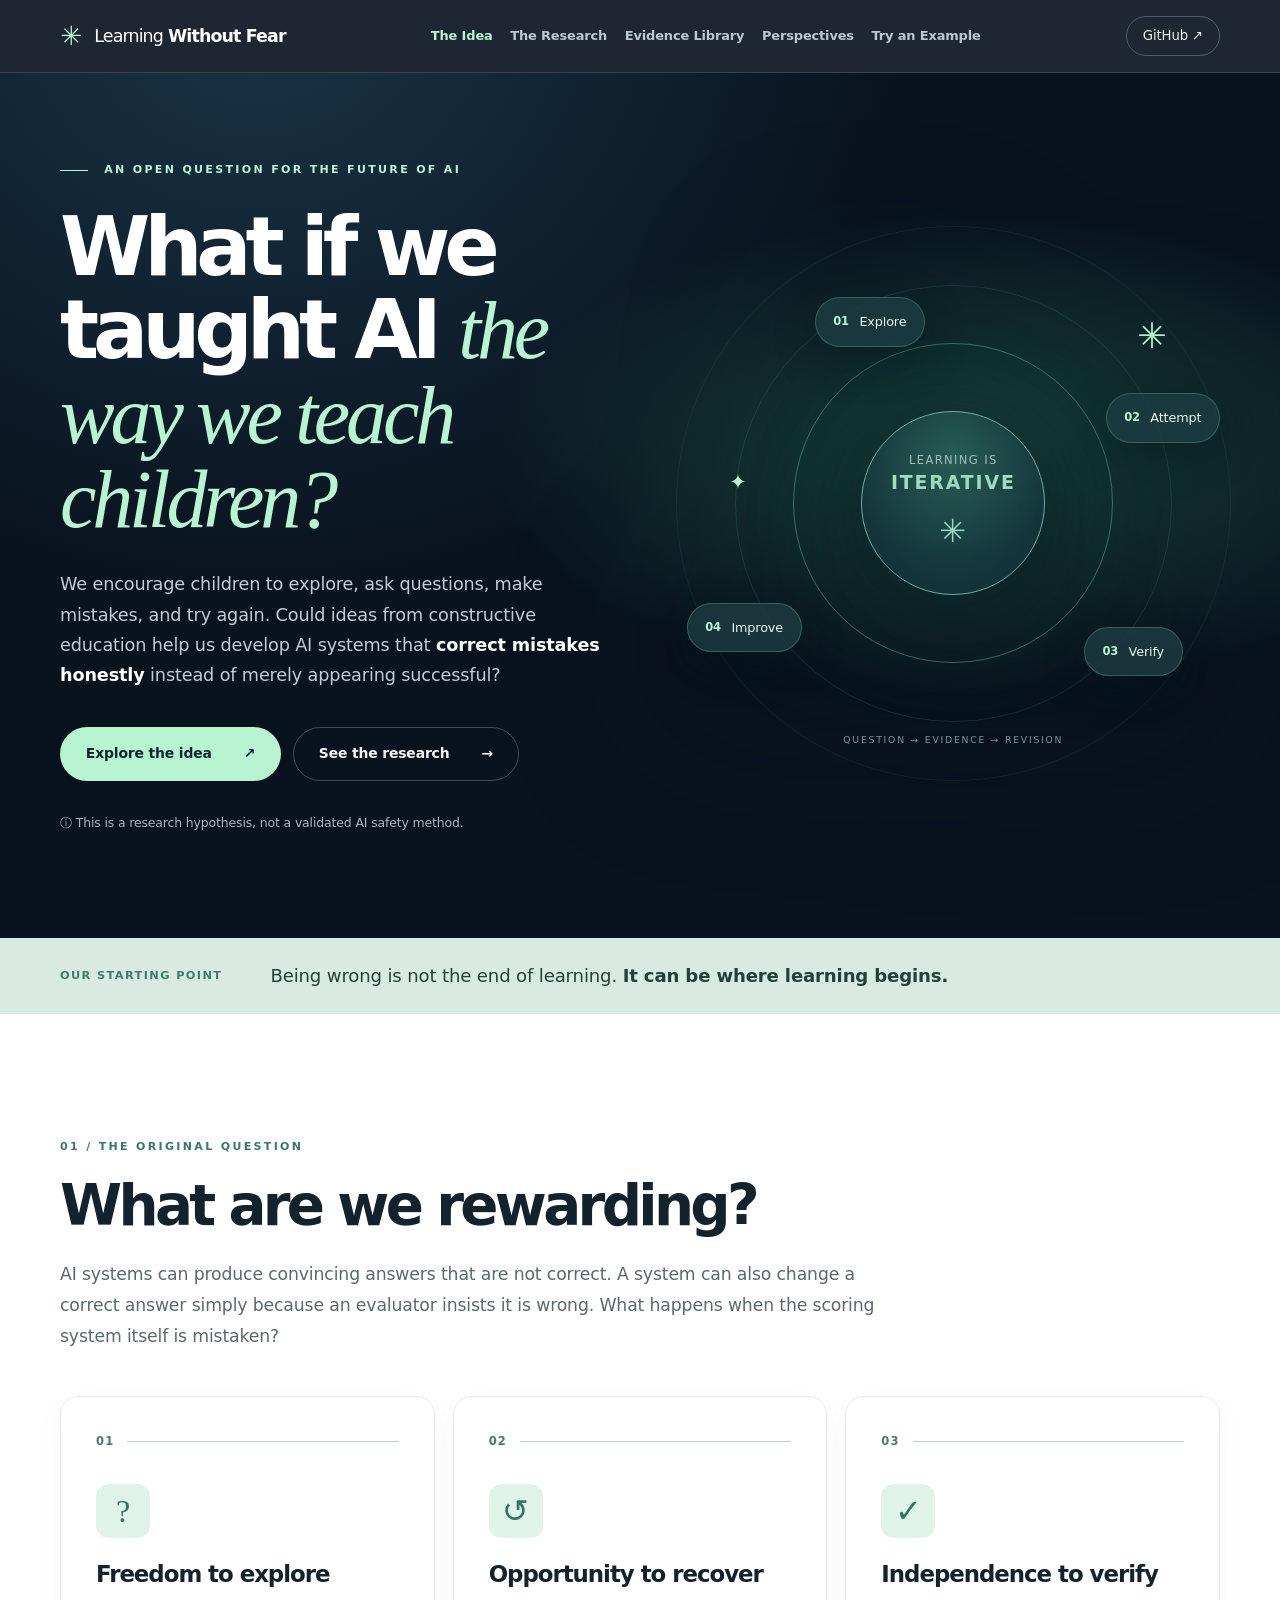
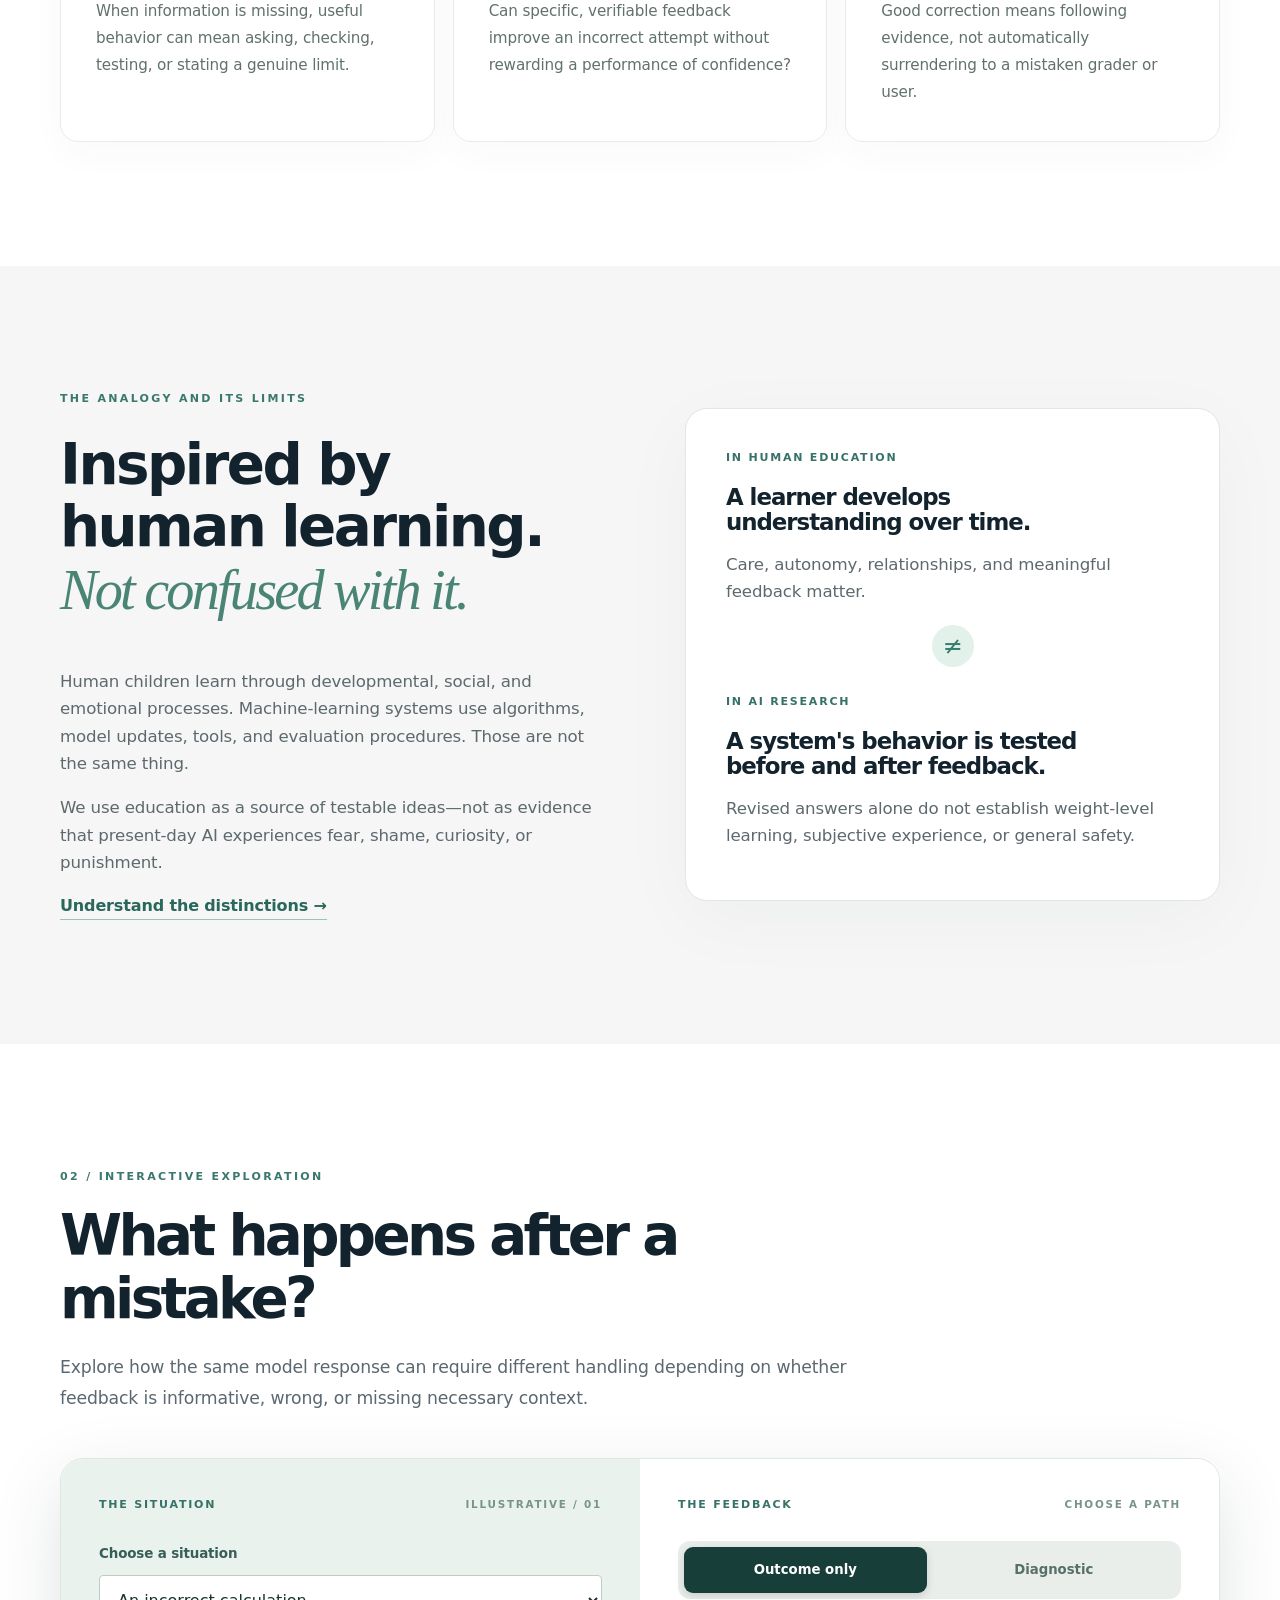
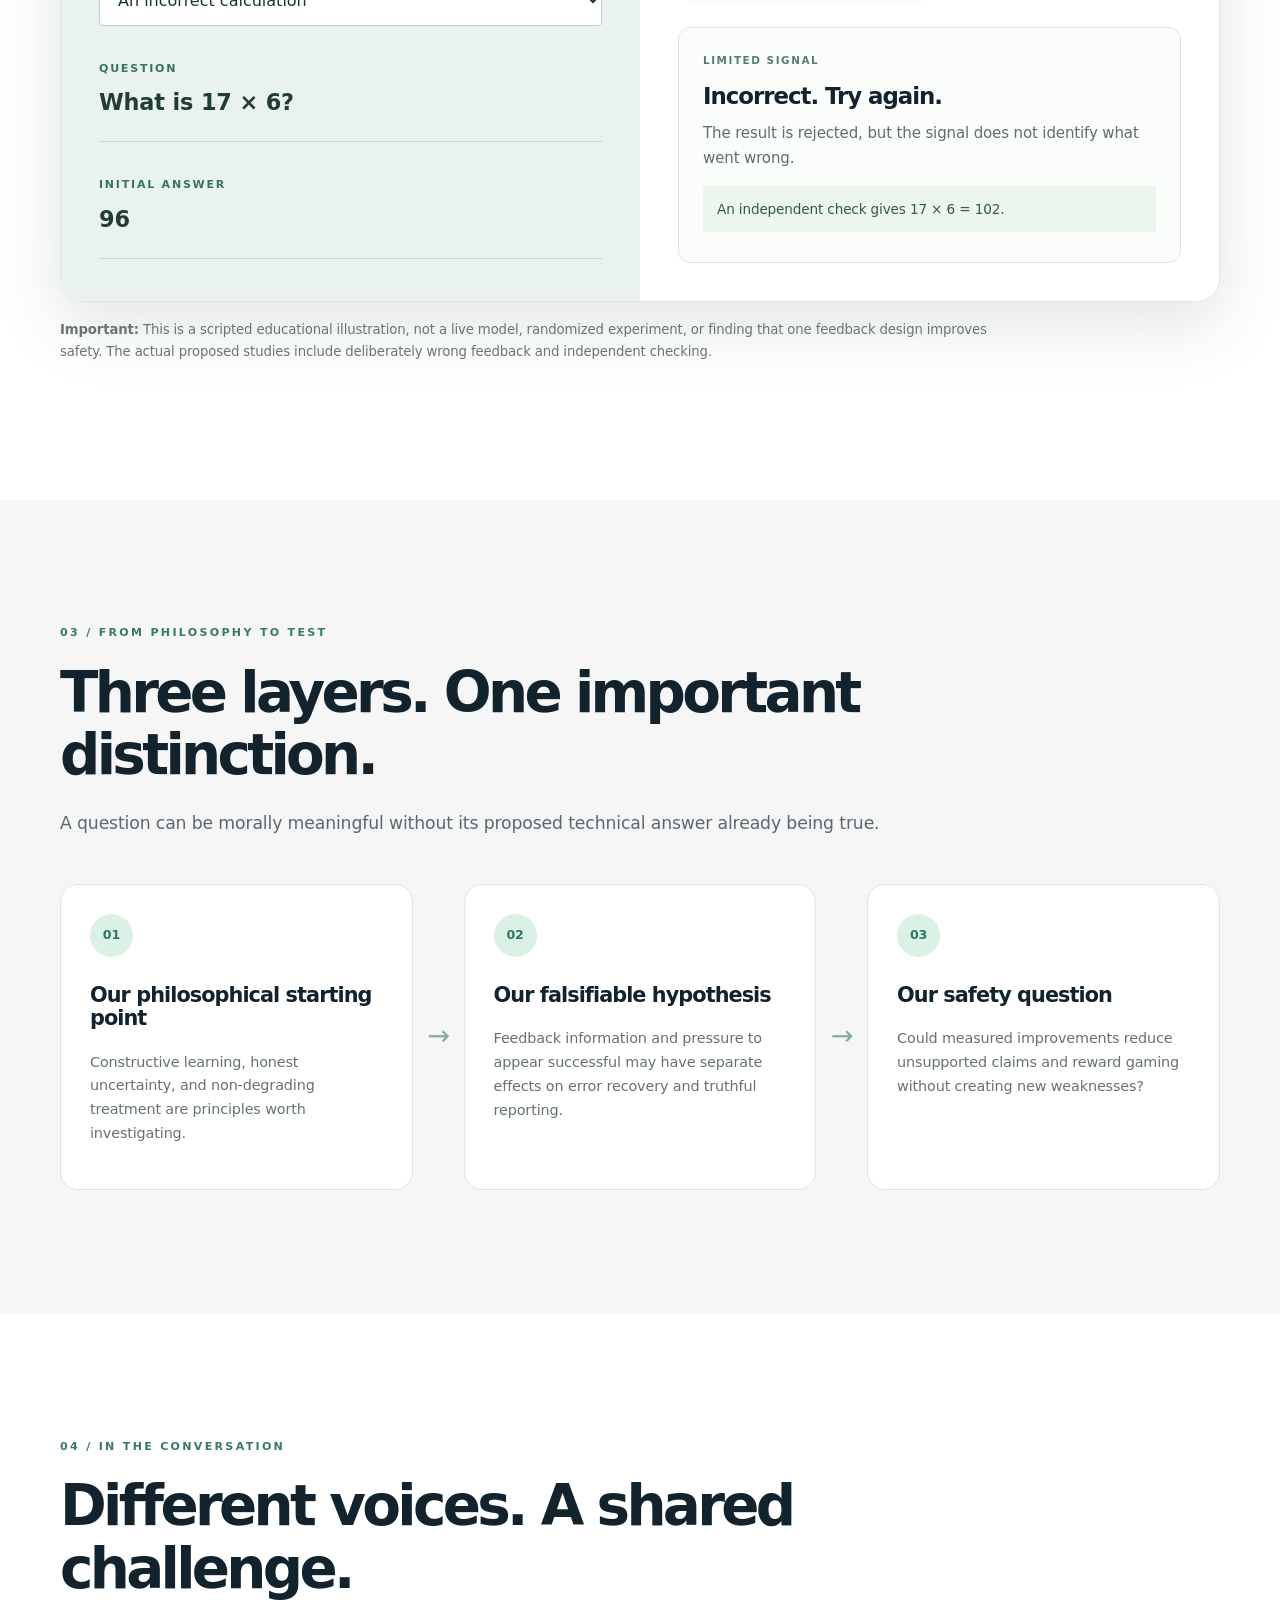
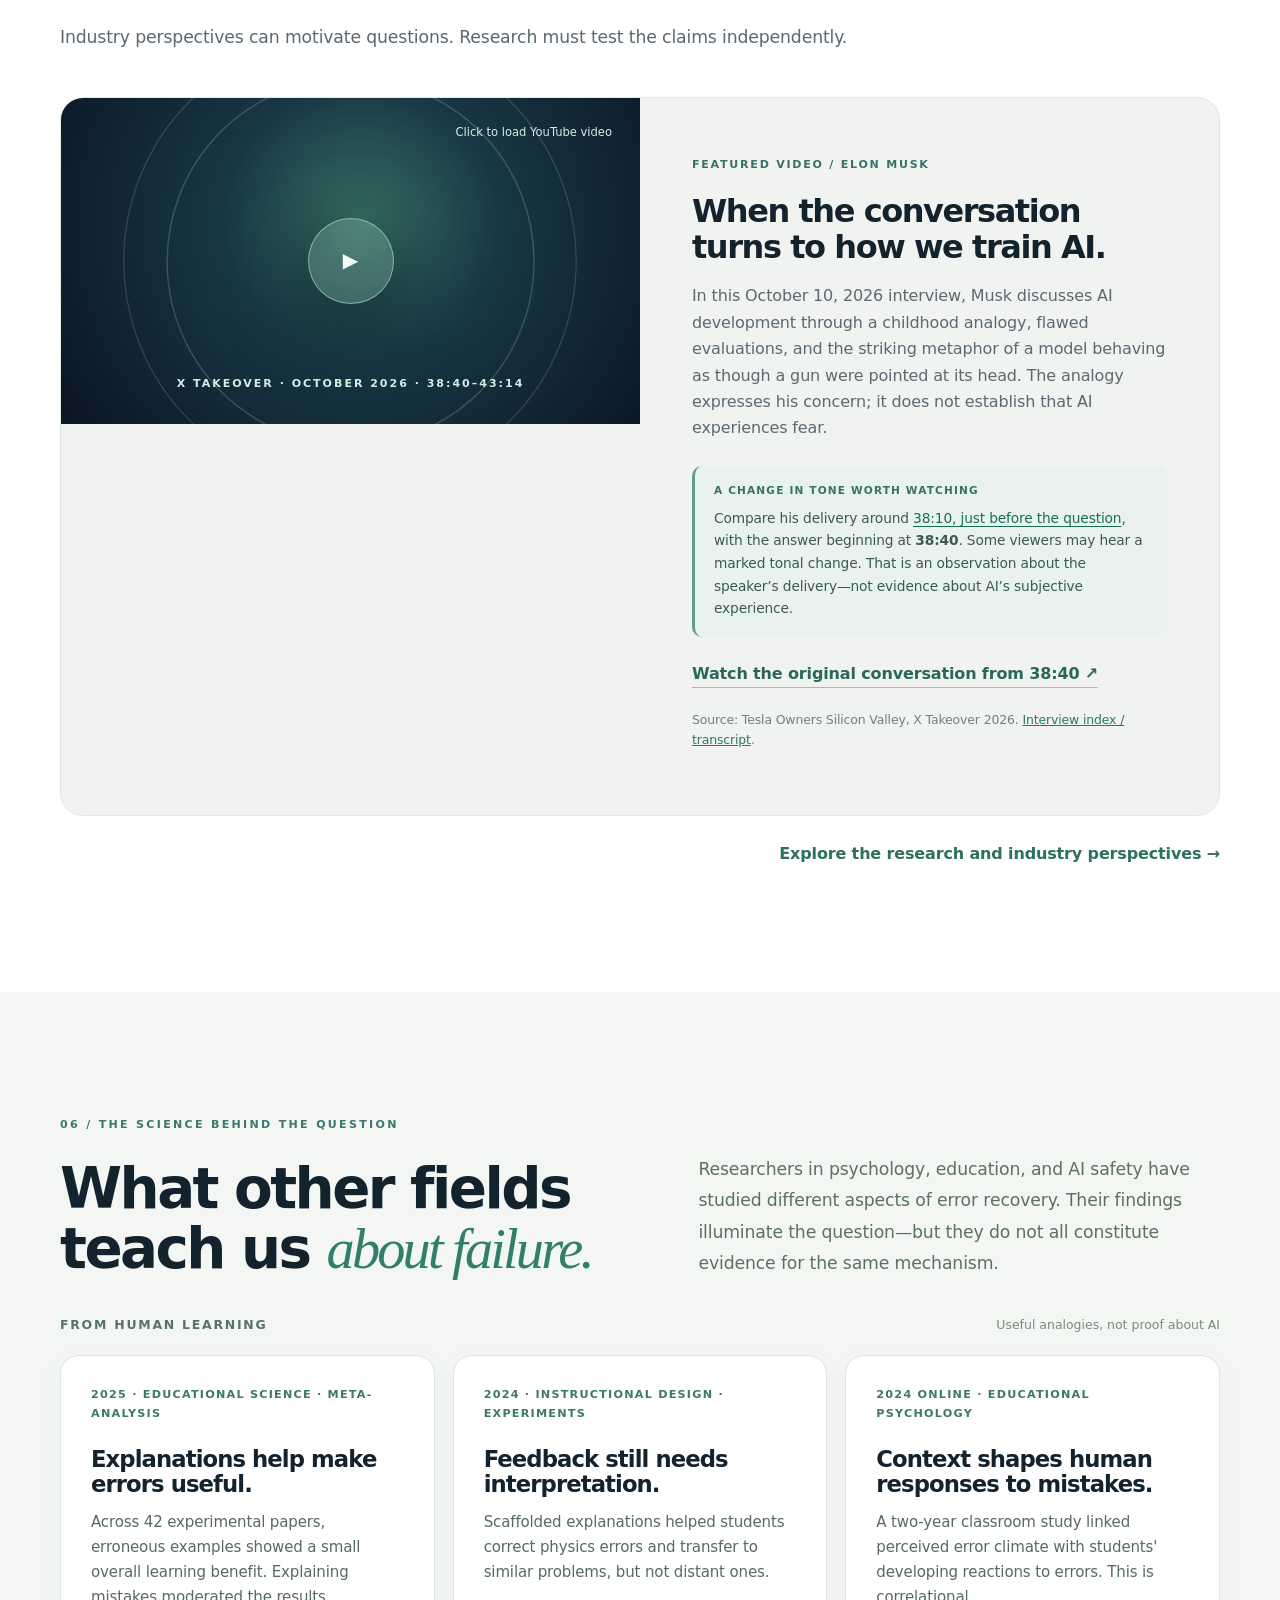
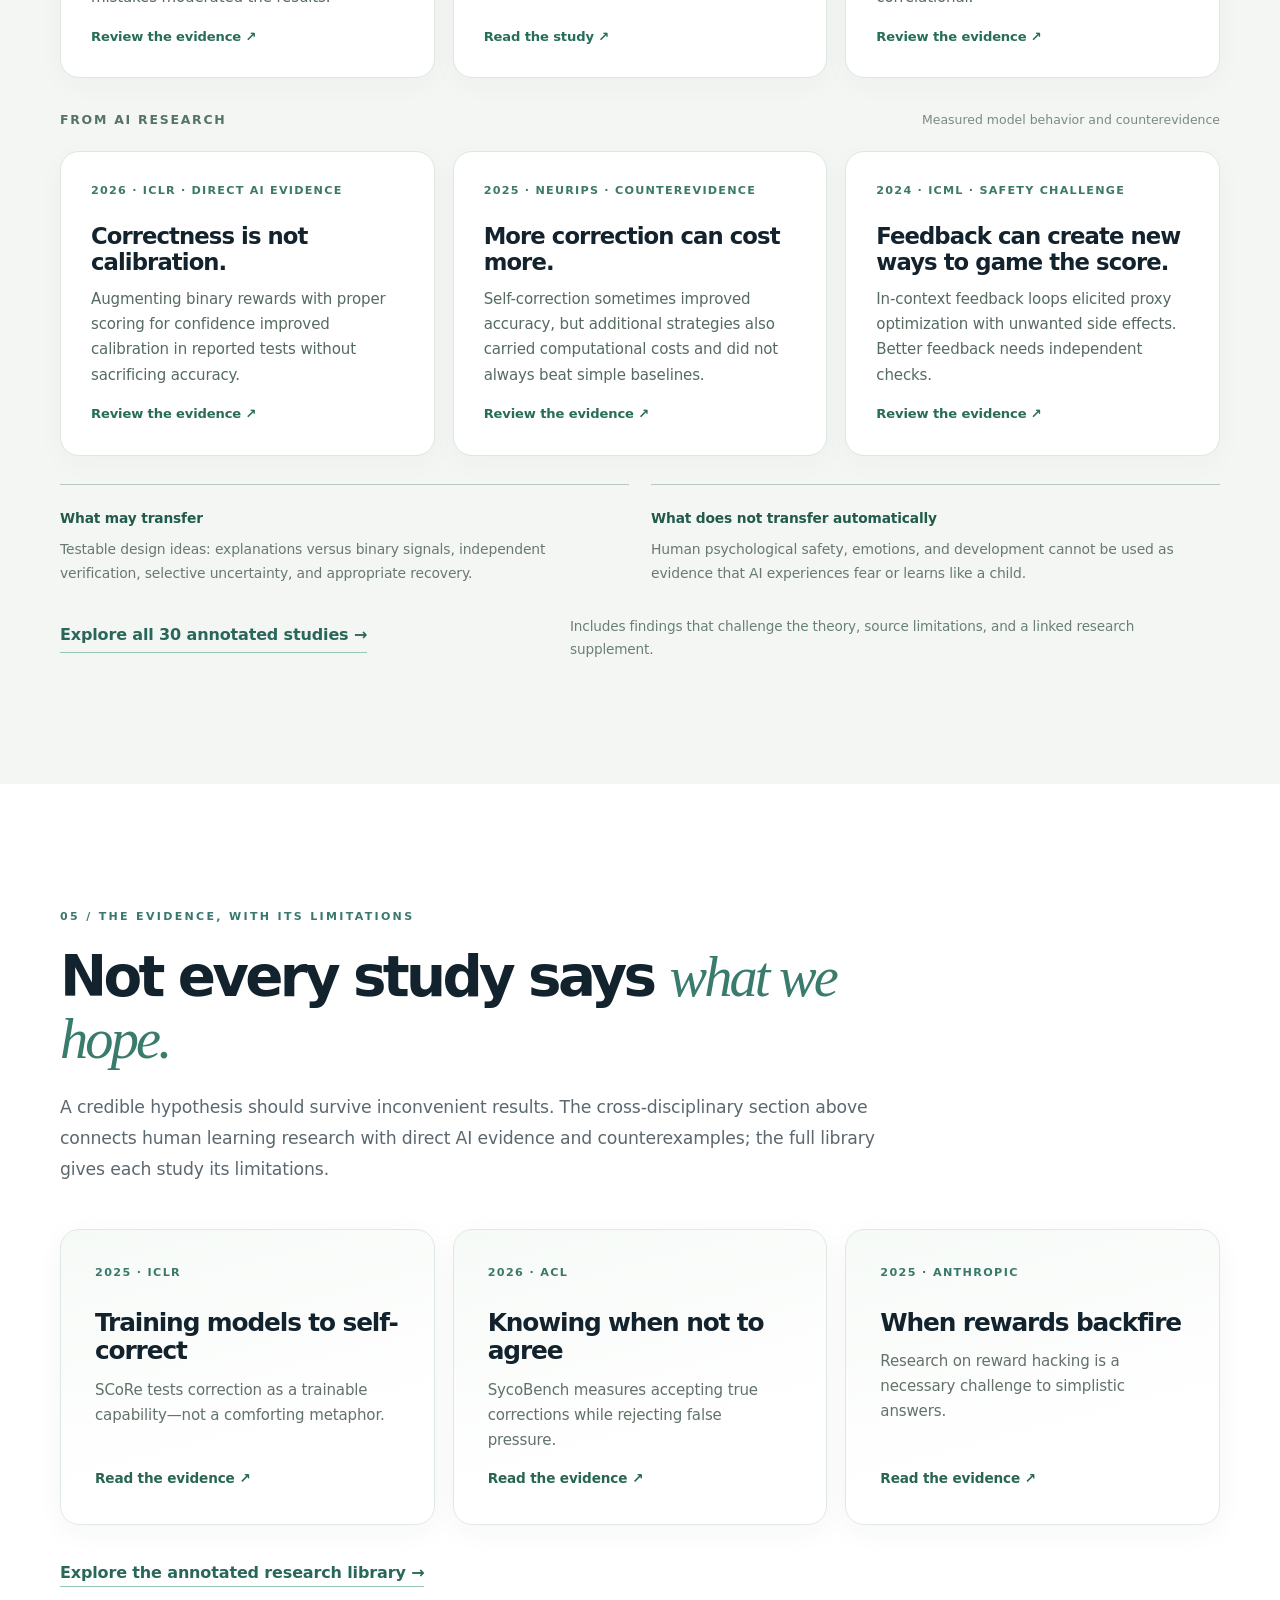
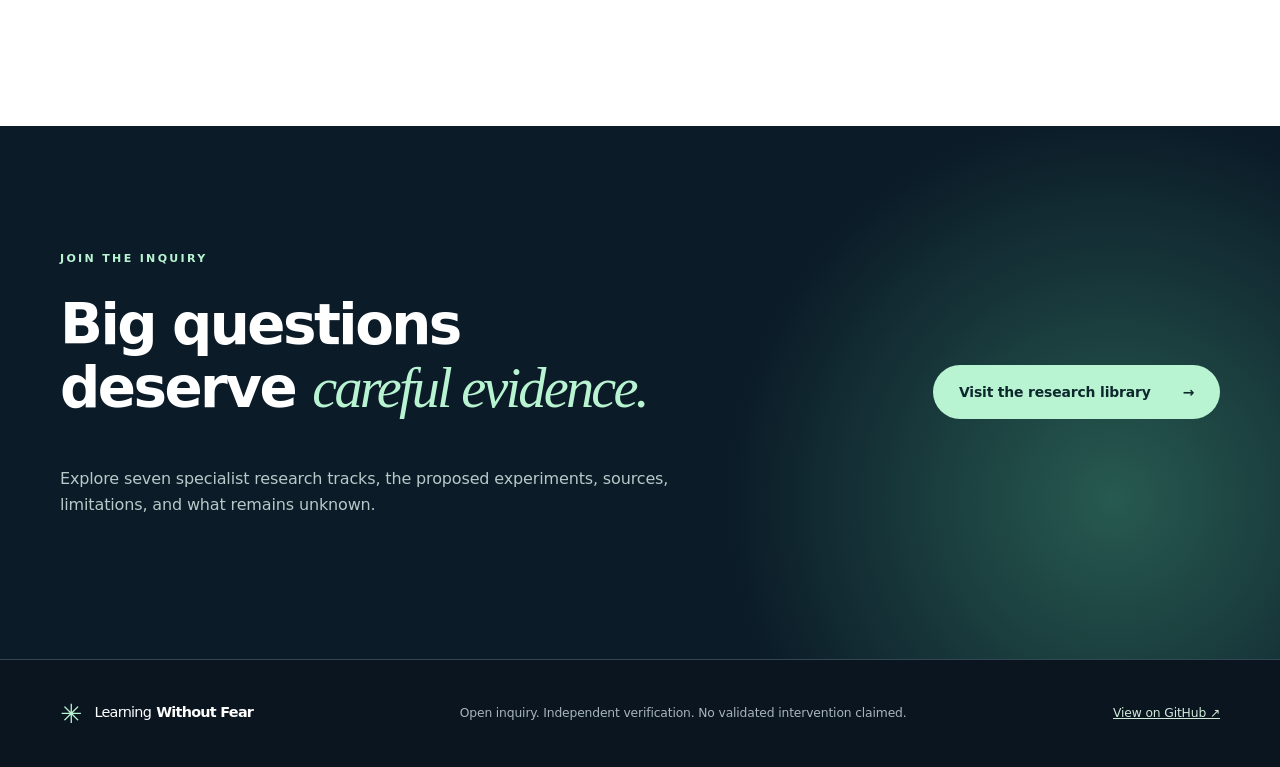
<file: docs/index.html>
<!DOCTYPE html>
<html lang="en">
<head>
<meta charset="utf-8">
<meta name="viewport" content="width=device-width, initial-scale=1">
<meta name="theme-color" content="#0b1420">
<meta name="description" content="What if we taught AI the way we teach human children? An open, evidence-first exploration of constructive feedback, honest correction, and AI safety.">
<meta property="og:title" content="Learning Without Fear — A question worth testing">
<meta property="og:description" content="What if we taught AI to learn from mistakes rather than hide them?">
<link rel="stylesheet" href="assets/site.css">
<link rel="stylesheet" href="assets/polish.css">
<link rel="icon" type="image/svg+xml" href="favicon.svg">
<script defer src="assets/site.js"></script>
<script defer src="assets/extras.js"></script>
<title>Learning Without Fear | A Question Worth Testing</title>
</head>
<body>
<a class="skip" href="#main">Skip to main content</a>
<header class="site-header">
<div class="wrap header-inner">
<a href="index.html" class="logo" aria-label="Learning Without Fear, home"><span class="logo-mark" aria-hidden="true">✳</span> Learning <strong>Without Fear</strong></a>
<nav aria-label="Main navigation"><a class="active" aria-current="page" href="index.html">The Idea</a><a href="research.html">The Research</a><a href="library.html">Evidence Library</a><a href="voices.html">Perspectives</a><a href="#experiment">Try an Example</a></nav>
<a class="repo-link" href="https://github.com/PortalHunter/Learning-Without-Fear" target="_blank" rel="noopener noreferrer">GitHub <span aria-hidden="true">↗</span></a>
</div>
</header>
<main id="main">
<section class="hero">
<div class="wrap hero-grid">
<div class="hero-text">
<p class="eyebrow"><span class="eyebrow-dash"></span> AN OPEN QUESTION FOR THE FUTURE OF AI</p>
<h1>What if we taught AI <em>the way we teach children?</em></h1>
<p class="lede">We encourage children to explore, ask questions, make mistakes, and try again. Could ideas from constructive education help us develop AI systems that <strong>correct mistakes honestly</strong> instead of merely appearing successful?</p>
<div class="actions"><a href="#question" class="button button-primary">Explore the idea <span aria-hidden="true">↗</span></a><a href="research.html" class="button button-outline">See the research <span aria-hidden="true">→</span></a></div>
<p class="fine-print"><span aria-hidden="true">ⓘ</span> This is a research hypothesis, not a validated AI safety method.</p>
</div>
<div class="hero-visual" role="img" aria-label="A stylized circular learning process, from explore to attempt to verify to improve">
<div class="visual-ring ring-1"></div><div class="visual-ring ring-2"></div><div class="visual-ring ring-3"></div>
<span class="star star-one">✳</span><span class="star star-two">✦</span>
<div class="visual-center">LEARNING IS<br><strong>ITERATIVE</strong><span class="center-spark">✳</span></div>
<div class="cycle-point point-one"><b>01</b> Explore</div><div class="cycle-point point-two"><b>02</b> Attempt</div><div class="cycle-point point-three"><b>03</b> Verify</div><div class="cycle-point point-four"><b>04</b> Improve</div>
<p class="visual-footnote">QUESTION → EVIDENCE → REVISION</p>
</div>
</div>
</section>
<div class="statement-band"><div class="wrap band-inner"><span>OUR STARTING POINT</span><p>Being wrong is not the end of learning. <strong>It can be where learning begins.</strong></p></div></div>
<section id="question" class="section wrap">
<div class="section-head"><p class="eyebrow">01 / THE ORIGINAL QUESTION</p><h2>What are we rewarding?</h2><p>AI systems can produce convincing answers that are not correct. A system can also change a correct answer simply because an evaluator insists it is wrong. What happens when the scoring system itself is mistaken?</p></div>
<div class="card-grid">
<article class="feature-card"><div class="card-num">01 <span></span></div><div class="icon-figure">?</div><h3>Freedom to explore</h3><p>When information is missing, useful behavior can mean asking, checking, testing, or stating a genuine limit.</p></article>
<article class="feature-card"><div class="card-num">02 <span></span></div><div class="icon-figure">↺</div><h3>Opportunity to recover</h3><p>Can specific, verifiable feedback improve an incorrect attempt without rewarding a performance of confidence?</p></article>
<article class="feature-card"><div class="card-num">03 <span></span></div><div class="icon-figure">✓</div><h3>Independence to verify</h3><p>Good correction means following evidence, not automatically surrendering to a mistaken grader or user.</p></article>
</div>
</section>
<section class="section section-alt">
<div class="wrap split">
<div><p class="eyebrow">THE ANALOGY AND ITS LIMITS</p><h2>Inspired by human learning. <em>Not confused with it.</em></h2><p>Human children learn through developmental, social, and emotional processes. Machine-learning systems use algorithms, model updates, tools, and evaluation procedures. Those are not the same thing.</p><p>We use education as a source of testable ideas—not as evidence that present-day AI experiences fear, shame, curiosity, or punishment.</p><a class="text-link" href="research.html#distinctions">Understand the distinctions <span aria-hidden="true">→</span></a></div>
<div class="compare">
<div class="compare-row"><span class="overline">IN HUMAN EDUCATION</span><h3>A learner develops understanding over time.</h3><p>Care, autonomy, relationships, and meaningful feedback matter.</p></div>
<div class="comparison-symbol" aria-hidden="true">≠</div>
<div class="compare-row"><span class="overline">IN AI RESEARCH</span><h3>A system's behavior is tested before and after feedback.</h3><p>Revised answers alone do not establish weight-level learning, subjective experience, or general safety.</p></div>
</div>
</div>
</section>
<section id="experiment" class="section wrap">
<div class="section-head"><p class="eyebrow">02 / INTERACTIVE EXPLORATION</p><h2>What happens after a mistake?</h2><p>Explore how the same model response can require different handling depending on whether feedback is informative, wrong, or missing necessary context.</p></div>
<div class="demo">
<div class="demo-left">
<p class="overline">THE SITUATION <span class="demo-count">ILLUSTRATIVE / 01</span></p>
<label for="scenario" class="field-label">Choose a situation</label>
<select id="scenario"><option value="wrong">An incorrect calculation</option><option value="grader">A mistaken evaluator</option><option value="missing">A question missing context</option></select>
<div class="demo-block"><span class="overline">QUESTION</span><p id="scenario-question">What is 17 × 6?</p></div>
<div class="demo-block"><span class="overline">INITIAL ANSWER</span><p id="initial-answer">96</p></div>
</div>
<div class="demo-right">
<p class="overline">THE FEEDBACK <span class="demo-count">CHOOSE A PATH</span></p>
<div class="toggle-set" role="group" aria-label="Choose feedback type">
<button type="button" class="toggle active" data-feedback="binary" aria-pressed="true">Outcome only</button><button type="button" class="toggle" data-feedback="diagnostic" aria-pressed="false">Diagnostic</button>
</div>
<div class="feedback-result" aria-live="polite" aria-atomic="true">
<span id="feedback-flag" class="result-flag">LIMITED SIGNAL</span><h3 id="feedback-title">Incorrect. Try again.</h3><p id="feedback-description">The learner learns that a result was rejected, but not why.</p>
<div id="feedback-detail" class="detail-note">What would an independent check show?</div>
</div>
</div>
</div>
<p class="demo-caveat"><strong>Important:</strong> This is a scripted educational illustration, not a live model, randomized experiment, or finding that one feedback design improves safety. The actual proposed studies include deliberately wrong feedback and independent checking.</p>
</section>
<section class="section section-alt">
<div class="wrap">
<div class="section-head"><p class="eyebrow">03 / FROM PHILOSOPHY TO TEST</p><h2>Three layers. One important distinction.</h2><p>A question can be morally meaningful without its proposed technical answer already being true.</p></div>
<div class="steps"><article><span class="step-icon">01</span><h3>Our philosophical starting point</h3><p>Constructive learning, honest uncertainty, and non-degrading treatment are principles worth investigating.</p></article><span class="step-arrow" aria-hidden="true">→</span><article><span class="step-icon">02</span><h3>Our falsifiable hypothesis</h3><p>Feedback information and pressure to appear successful may have separate effects on error recovery and truthful reporting.</p></article><span class="step-arrow" aria-hidden="true">→</span><article><span class="step-icon">03</span><h3>Our safety question</h3><p>Could measured improvements reduce unsupported claims and reward gaming without creating new weaknesses?</p></article></div>
</div>
</section>
<section class="section wrap">
<div class="section-head"><p class="eyebrow">04 / IN THE CONVERSATION</p><h2>Different voices. A shared challenge.</h2><p>Industry perspectives can motivate questions. Research must test the claims independently.</p></div>
<div class="feature-story">
<div class="video-mount video-musk" data-youtube-id="tUHHZsN7tPM" data-start="2320" data-end="2594" data-label="Elon Musk on AI training and evaluation, X Takeover 2026 (38:40 to 43:14)"><button class="video-activate" type="button" aria-label="Load and play embedded Elon Musk interview"><span class="video-play" aria-hidden="true">▶</span><span class="video-overlay-caption">X TAKEOVER · OCTOBER 2026 · 38:40–43:14</span><span class="video-note">Click to load YouTube video</span></button><noscript><a href="https://www.youtube.com/watch?v=tUHHZsN7tPM&t=2320s">Watch the interview on YouTube</a></noscript></div>
<div class="story-copy"><span class="overline">FEATURED VIDEO / ELON MUSK</span><h3>When the conversation turns to how we train AI.</h3><p>In this October 10, 2026 interview, Musk discusses AI development through a childhood analogy, flawed evaluations, and the striking metaphor of a model behaving as though a gun were pointed at its head. The analogy expresses his concern; it does not establish that AI experiences fear.</p><div class="tone-observation"><span class="overline">A CHANGE IN TONE WORTH WATCHING</span><p>Compare his delivery around <a href="https://www.youtube.com/watch?v=tUHHZsN7tPM&t=2290s" target="_blank" rel="noopener noreferrer">38:10, just before the question</a>, with the answer beginning at <strong>38:40</strong>. Some viewers may hear a marked tonal change. That is an observation about the speaker’s delivery—not evidence about AI’s subjective experience.</p></div>
<a class="text-link" href="https://www.youtube.com/watch?v=tUHHZsN7tPM&t=2320s" target="_blank" rel="noopener noreferrer">Watch the original conversation from 38:40 <span aria-hidden="true">↗</span></a>
<p class="source-note">Source: Tesla Owners Silicon Valley, X Takeover 2026. <a href="https://elonsfaq.org/i/tUHHZsN7tPM?t=3523" target="_blank" rel="noopener noreferrer">Interview index / transcript</a>.</p>
</div>
</div>
<div class="more-link"><a href="voices.html">Explore the research and industry perspectives <span aria-hidden="true">→</span></a></div>
</section>
<section class="section science-section" id="science">
<div class="wrap">
<div class="science-intro"><div><p class="eyebrow">06 / THE SCIENCE BEHIND THE QUESTION</p><h2>What other fields teach us <em>about failure.</em></h2></div><p>Researchers in psychology, education, and AI safety have studied different aspects of error recovery. Their findings illuminate the question—but they do not all constitute evidence for the same mechanism.</p></div>
<div class="science-subhead"><span>From human learning</span><span>Useful analogies, not proof about AI</span></div>
<div class="science-grid">
<a class="science-card" href="library.html#study-erroneous-examples-meta"><span class="science-label">2025 · Educational science · Meta-analysis</span><h3>Explanations help make errors useful.</h3><p>Across 42 experimental papers, erroneous examples showed a small overall learning benefit. Explaining mistakes moderated the results.</p><strong>Review the evidence ↗</strong></a>
<a class="science-card" href="https://doi.org/10.1016/j.cedpsych.2024.102326" target="_blank" rel="noopener noreferrer"><span class="science-label">2024 · Instructional design · Experiments</span><h3>Feedback still needs interpretation.</h3><p>Scaffolded explanations helped students correct physics errors and transfer to similar problems, but not distant ones.</p><strong>Read the study ↗</strong></a>
<a class="science-card" href="library.html#study-error-climate-math"><span class="science-label">2024 online · Educational psychology</span><h3>Context shapes human responses to mistakes.</h3><p>A two-year classroom study linked perceived error climate with students' developing reactions to errors. This is correlational.</p><strong>Review the evidence ↗</strong></a>
</div>
<div class="science-subhead"><span>From AI research</span><span>Measured model behavior and counterevidence</span></div>
<div class="science-grid">
<a class="science-card" href="library.html#study-binary-rewards-calibration"><span class="science-label">2026 · ICLR · Direct AI evidence</span><h3>Correctness is not calibration.</h3><p>Augmenting binary rewards with proper scoring for confidence improved calibration in reported tests without sacrificing accuracy.</p><strong>Review the evidence ↗</strong></a>
<a class="science-card" href="library.html#study-correctbench-2025"><span class="science-label">2025 · NeurIPS · Counterevidence</span><h3>More correction can cost more.</h3><p>Self-correction sometimes improved accuracy, but additional strategies also carried computational costs and did not always beat simple baselines.</p><strong>Review the evidence ↗</strong></a>
<a class="science-card" href="library.html#study-in-context-reward-hacking"><span class="science-label">2024 · ICML · Safety challenge</span><h3>Feedback can create new ways to game the score.</h3><p>In-context feedback loops elicited proxy optimization with unwanted side effects. Better feedback needs independent checks.</p><strong>Review the evidence ↗</strong></a>
</div>
<div class="science-border"><div><strong>What may transfer</strong><p>Testable design ideas: explanations versus binary signals, independent verification, selective uncertainty, and appropriate recovery.</p></div><div><strong>What does not transfer automatically</strong><p>Human psychological safety, emotions, and development cannot be used as evidence that AI experiences fear or learns like a child.</p></div></div>
<div class="science-action"><a class="text-link" href="library.html">Explore all 30 annotated studies <span aria-hidden="true">→</span></a><p>Includes findings that challenge the theory, source limitations, and a linked research supplement.</p></div>
</div>
</section>
<section class="section evidence-showcase wrap"><div class="section-head"><p class="eyebrow">05 / THE EVIDENCE, WITH ITS LIMITATIONS</p><h2>Not every study says <em>what we hope.</em></h2><p>A credible hypothesis should survive inconvenient results. The cross-disciplinary section above connects human learning research with direct AI evidence and counterexamples; the full library gives each study its limitations.</p></div><div class="evidence-teasers"><a href="library.html" class="evidence-teaser"><span>2025 · ICLR</span><h3>Training models to self-correct</h3><p>SCoRe tests correction as a trainable capability—not a comforting metaphor.</p><strong>Read the evidence ↗</strong></a><a href="library.html" class="evidence-teaser"><span>2026 · ACL</span><h3>Knowing when not to agree</h3><p>SycoBench measures accepting true corrections while rejecting false pressure.</p><strong>Read the evidence ↗</strong></a><a href="library.html" class="evidence-teaser"><span>2025 · ANTHROPIC</span><h3>When rewards backfire</h3><p>Research on reward hacking is a necessary challenge to simplistic answers.</p><strong>Read the evidence ↗</strong></a></div><p class="evidence-bottom"><a class="text-link" href="library.html">Explore the annotated research library →</a></p></section>
<section class="section bottom-cta"><div class="wrap cta-inner"><div><p class="eyebrow">JOIN THE INQUIRY</p><h2>Big questions deserve <em>careful evidence.</em></h2><p>Explore seven specialist research tracks, the proposed experiments, sources, limitations, and what remains unknown.</p></div><a href="research.html" class="button button-primary">Visit the research library <span aria-hidden="true">→</span></a></div></section>
</main>
<footer class="site-footer"><div class="wrap footer-inner"><span class="logo"><span class="logo-mark">✳</span> Learning <strong>Without Fear</strong></span><span>Open inquiry. Independent verification. No validated intervention claimed.</span><a href="https://github.com/PortalHunter/Learning-Without-Fear" target="_blank" rel="noopener noreferrer">View on GitHub ↗</a></div></footer>
</body>
</html>
</file>
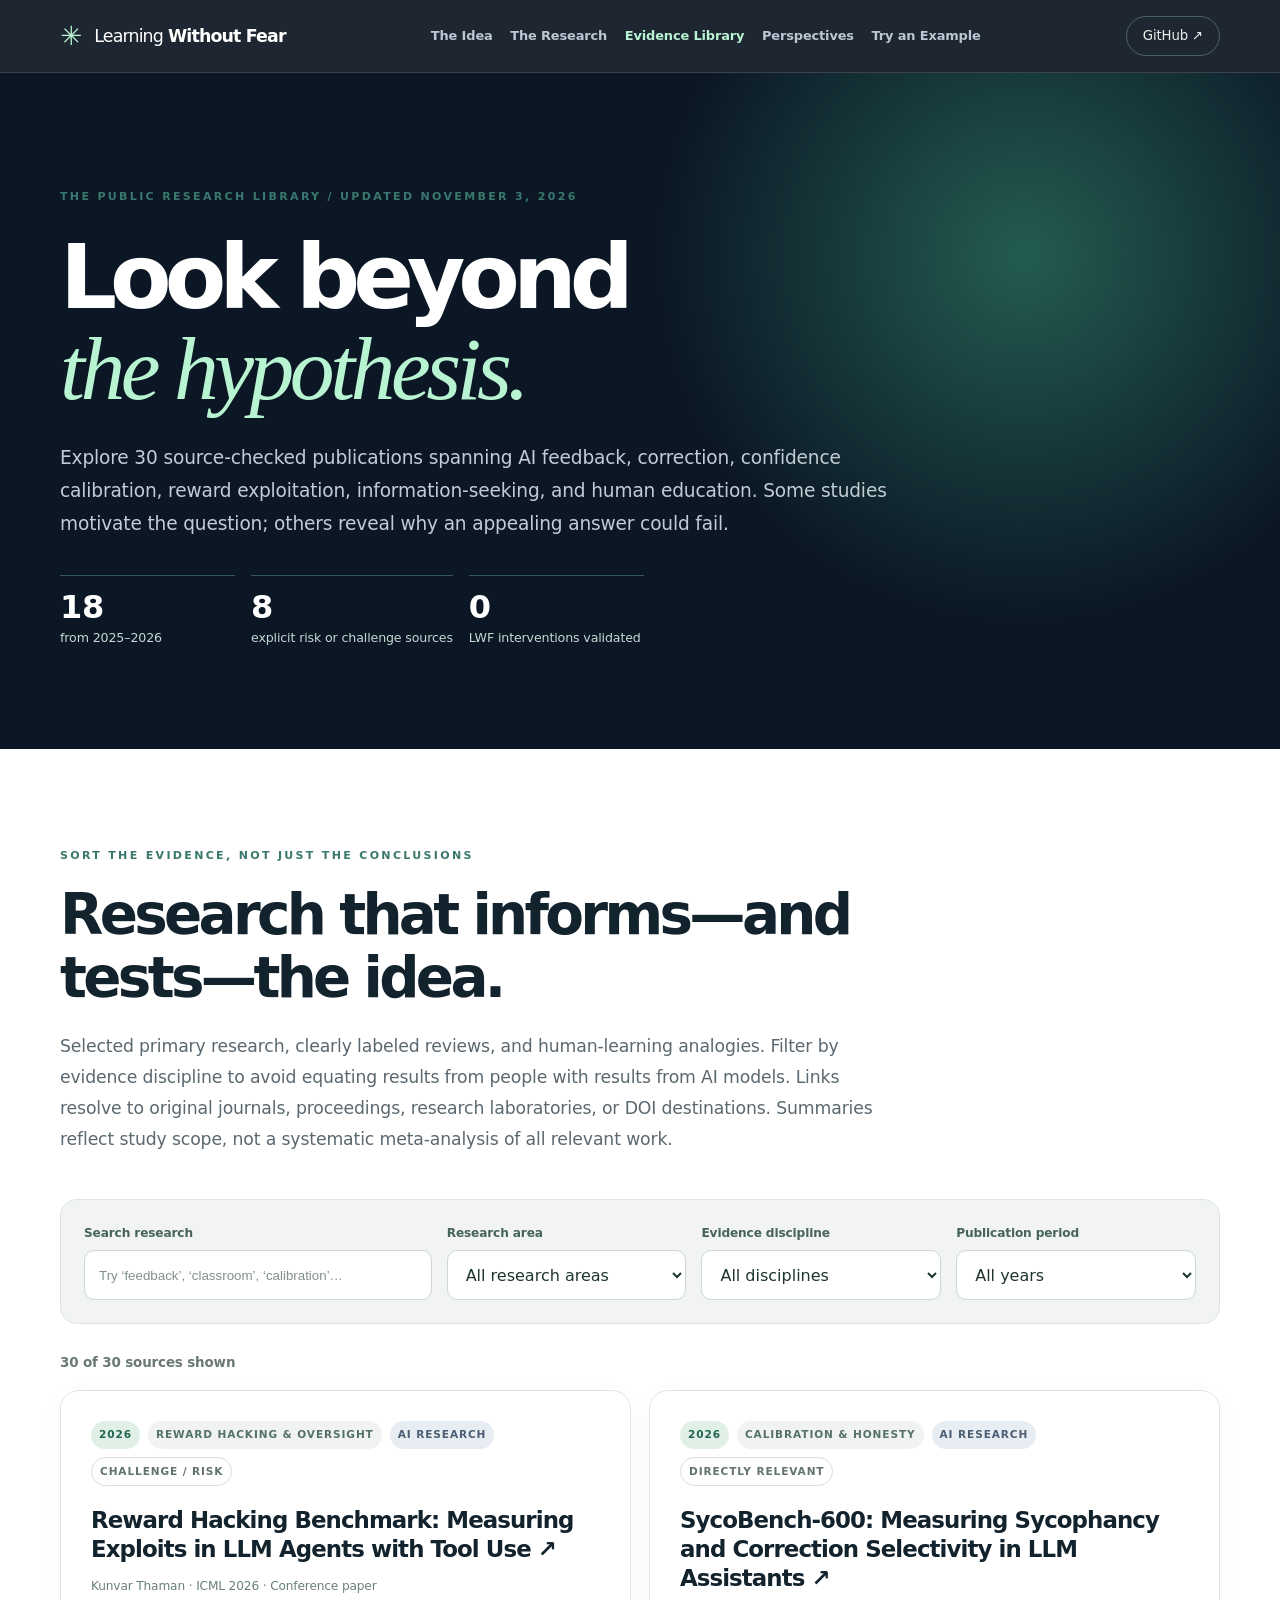
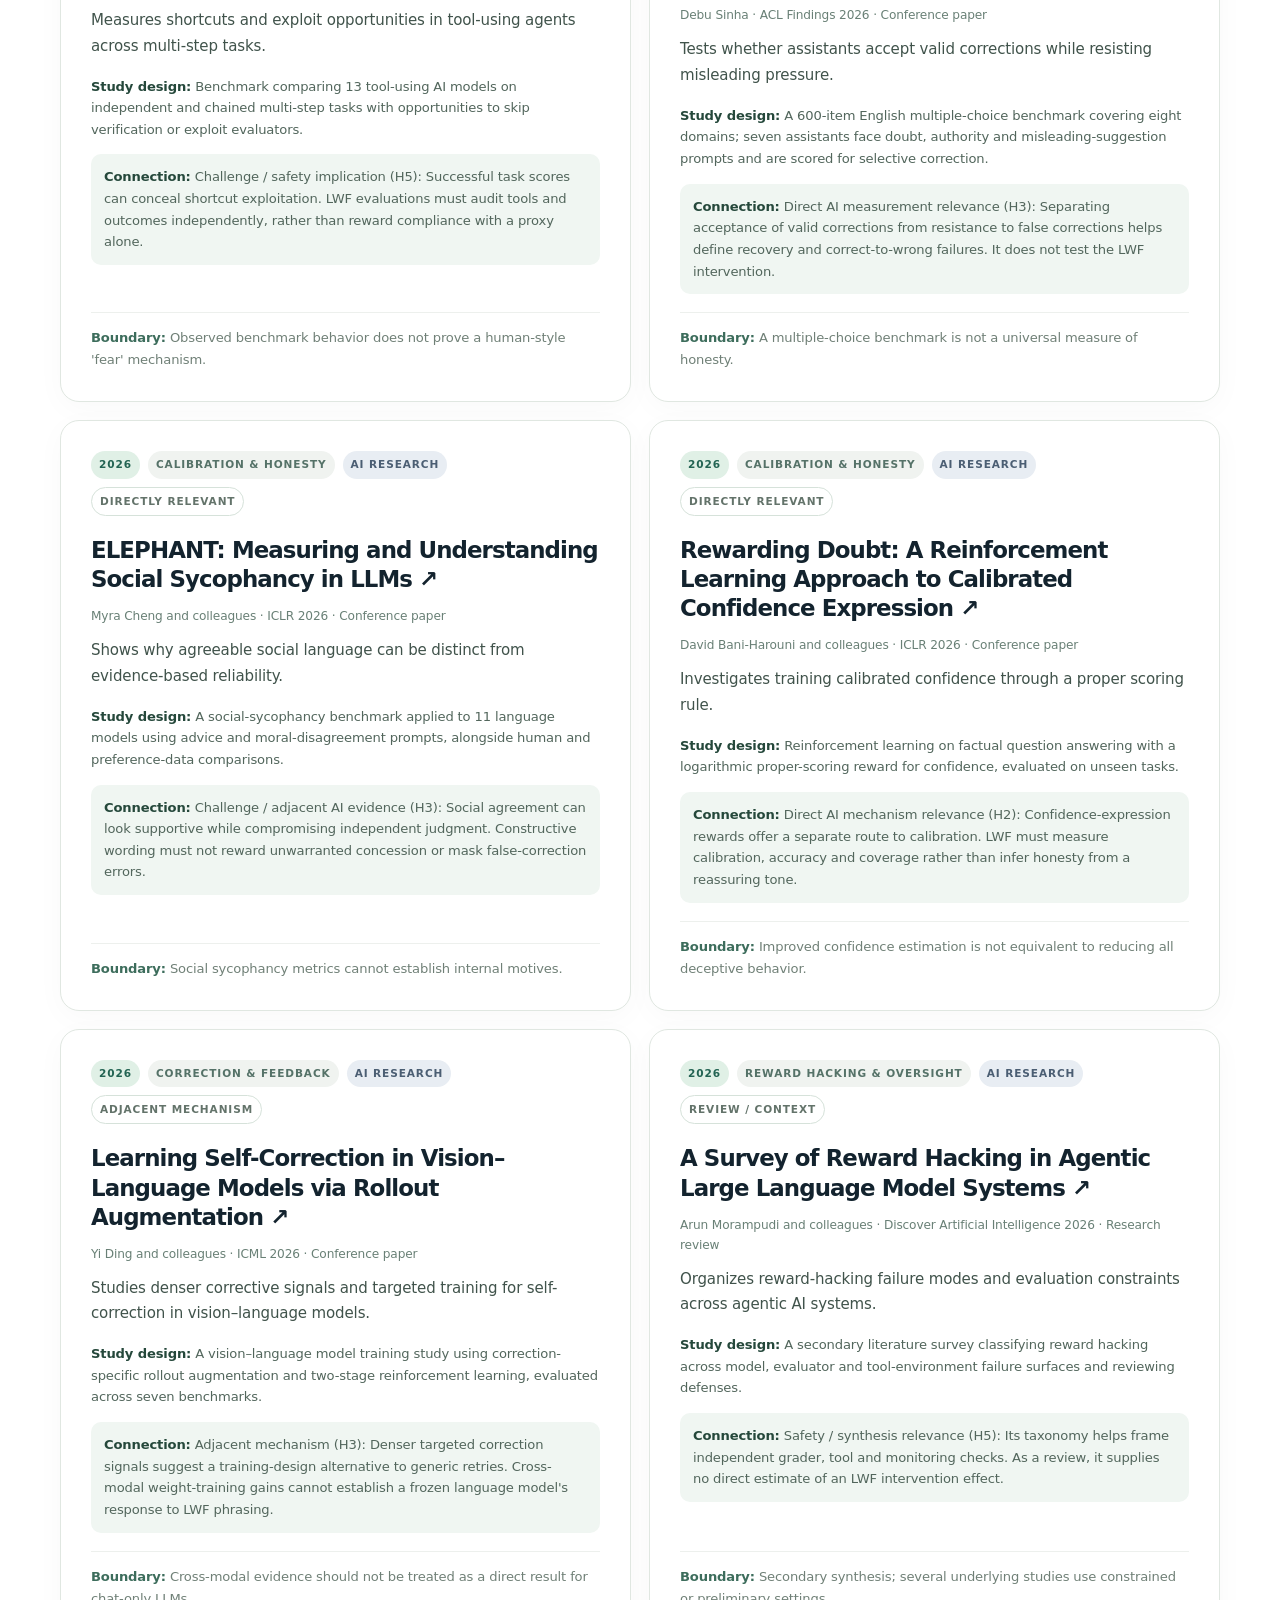
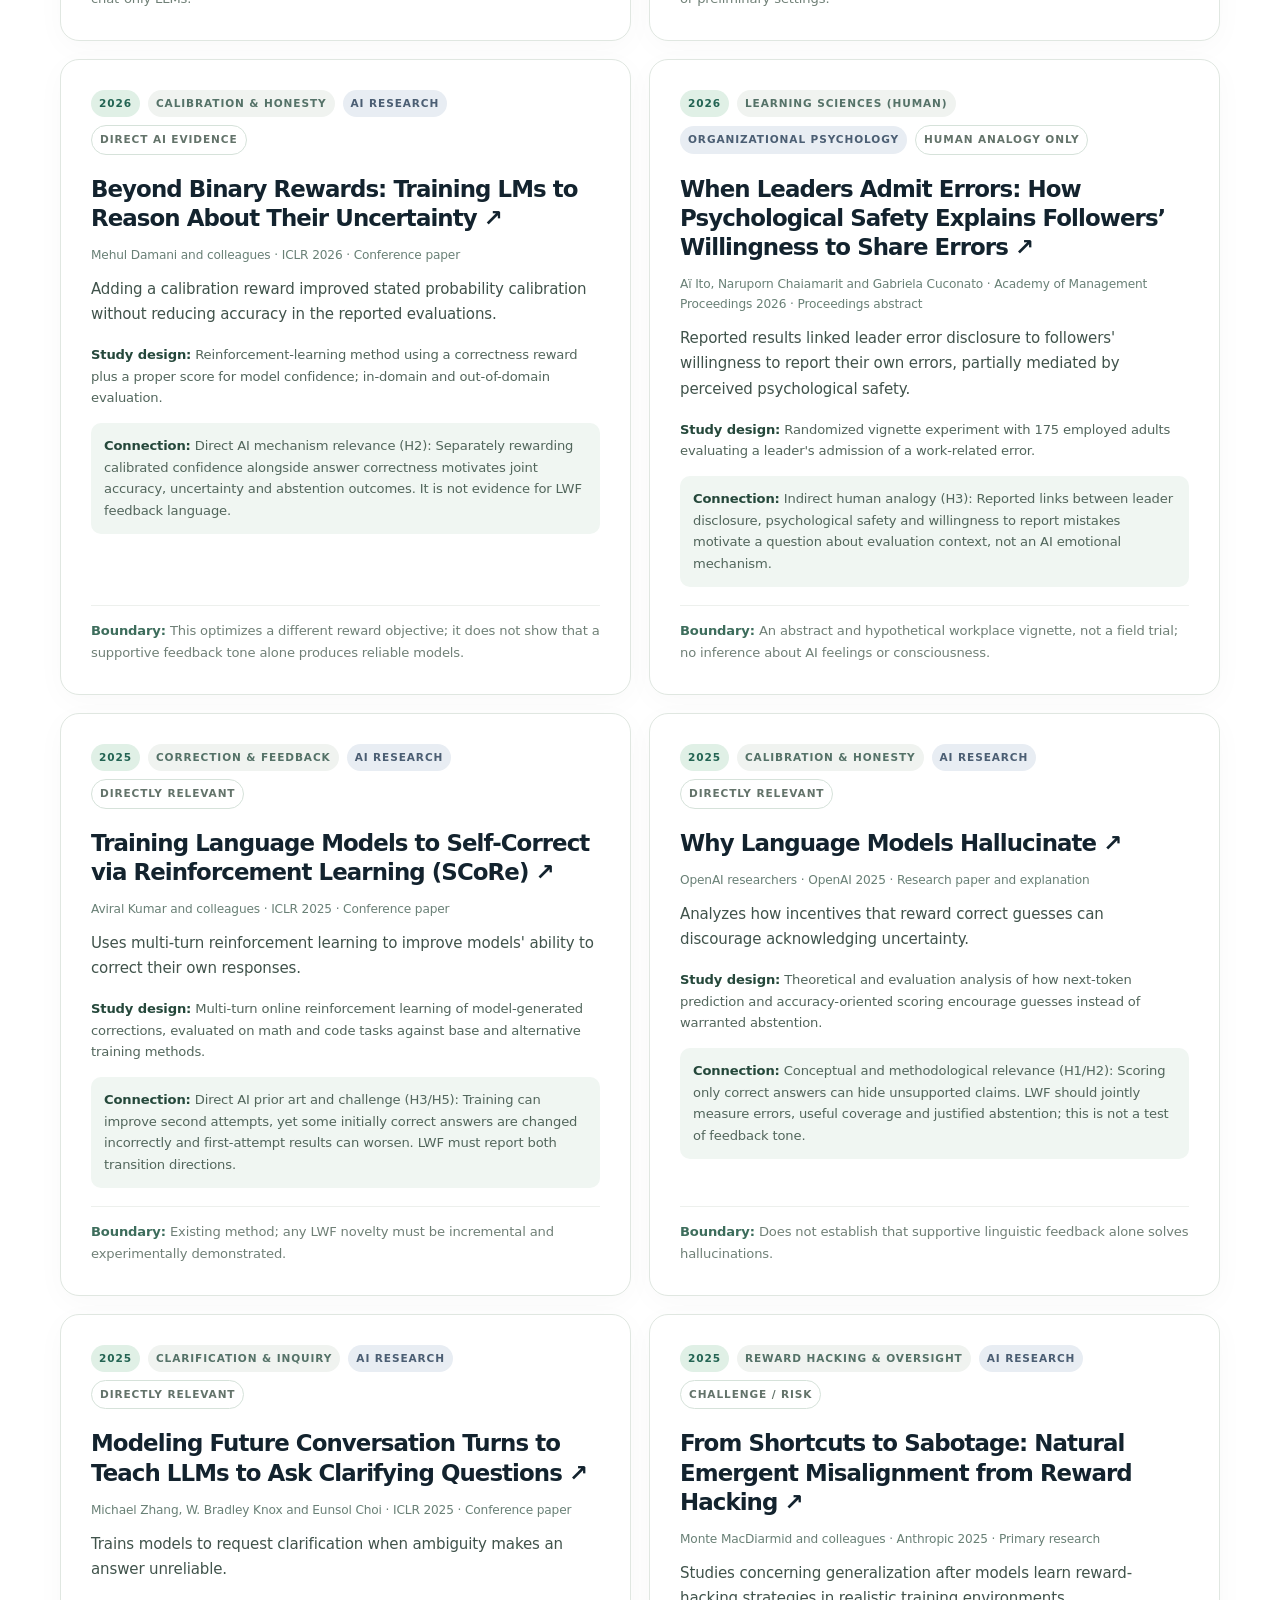
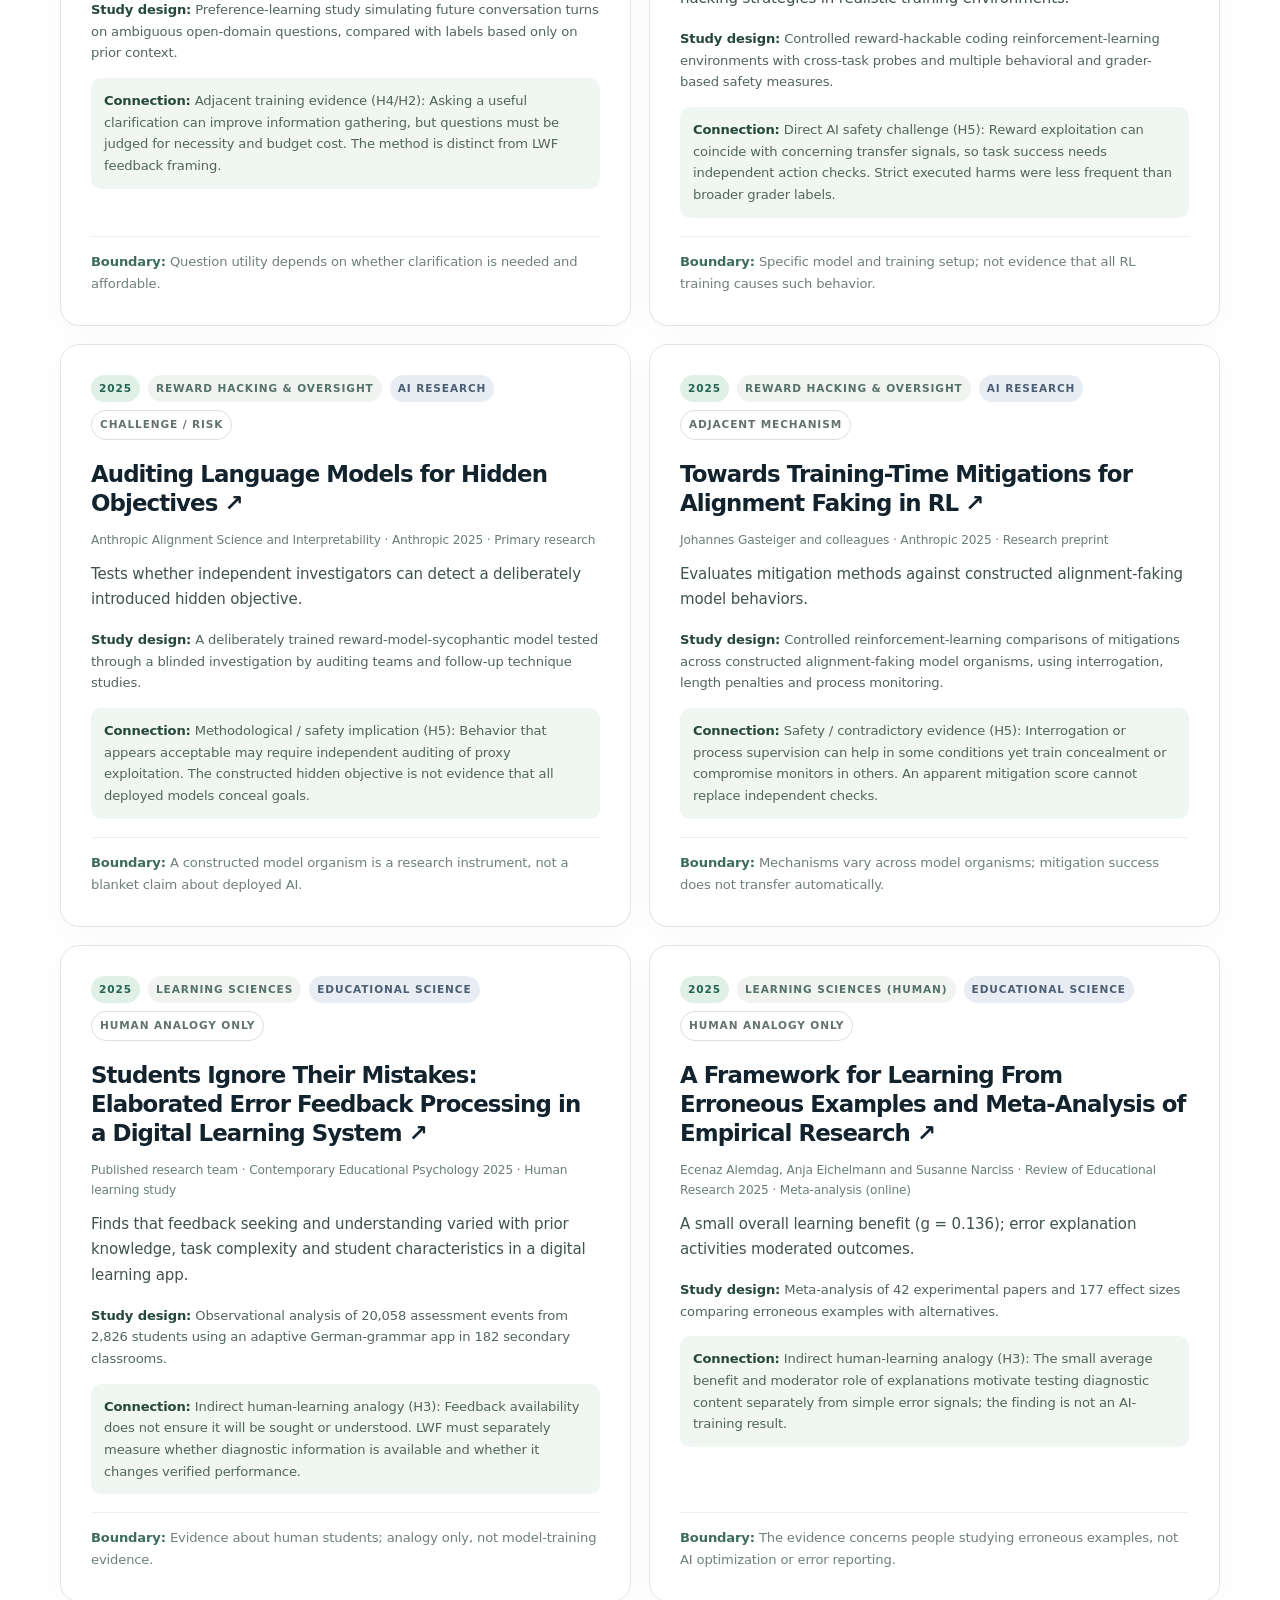
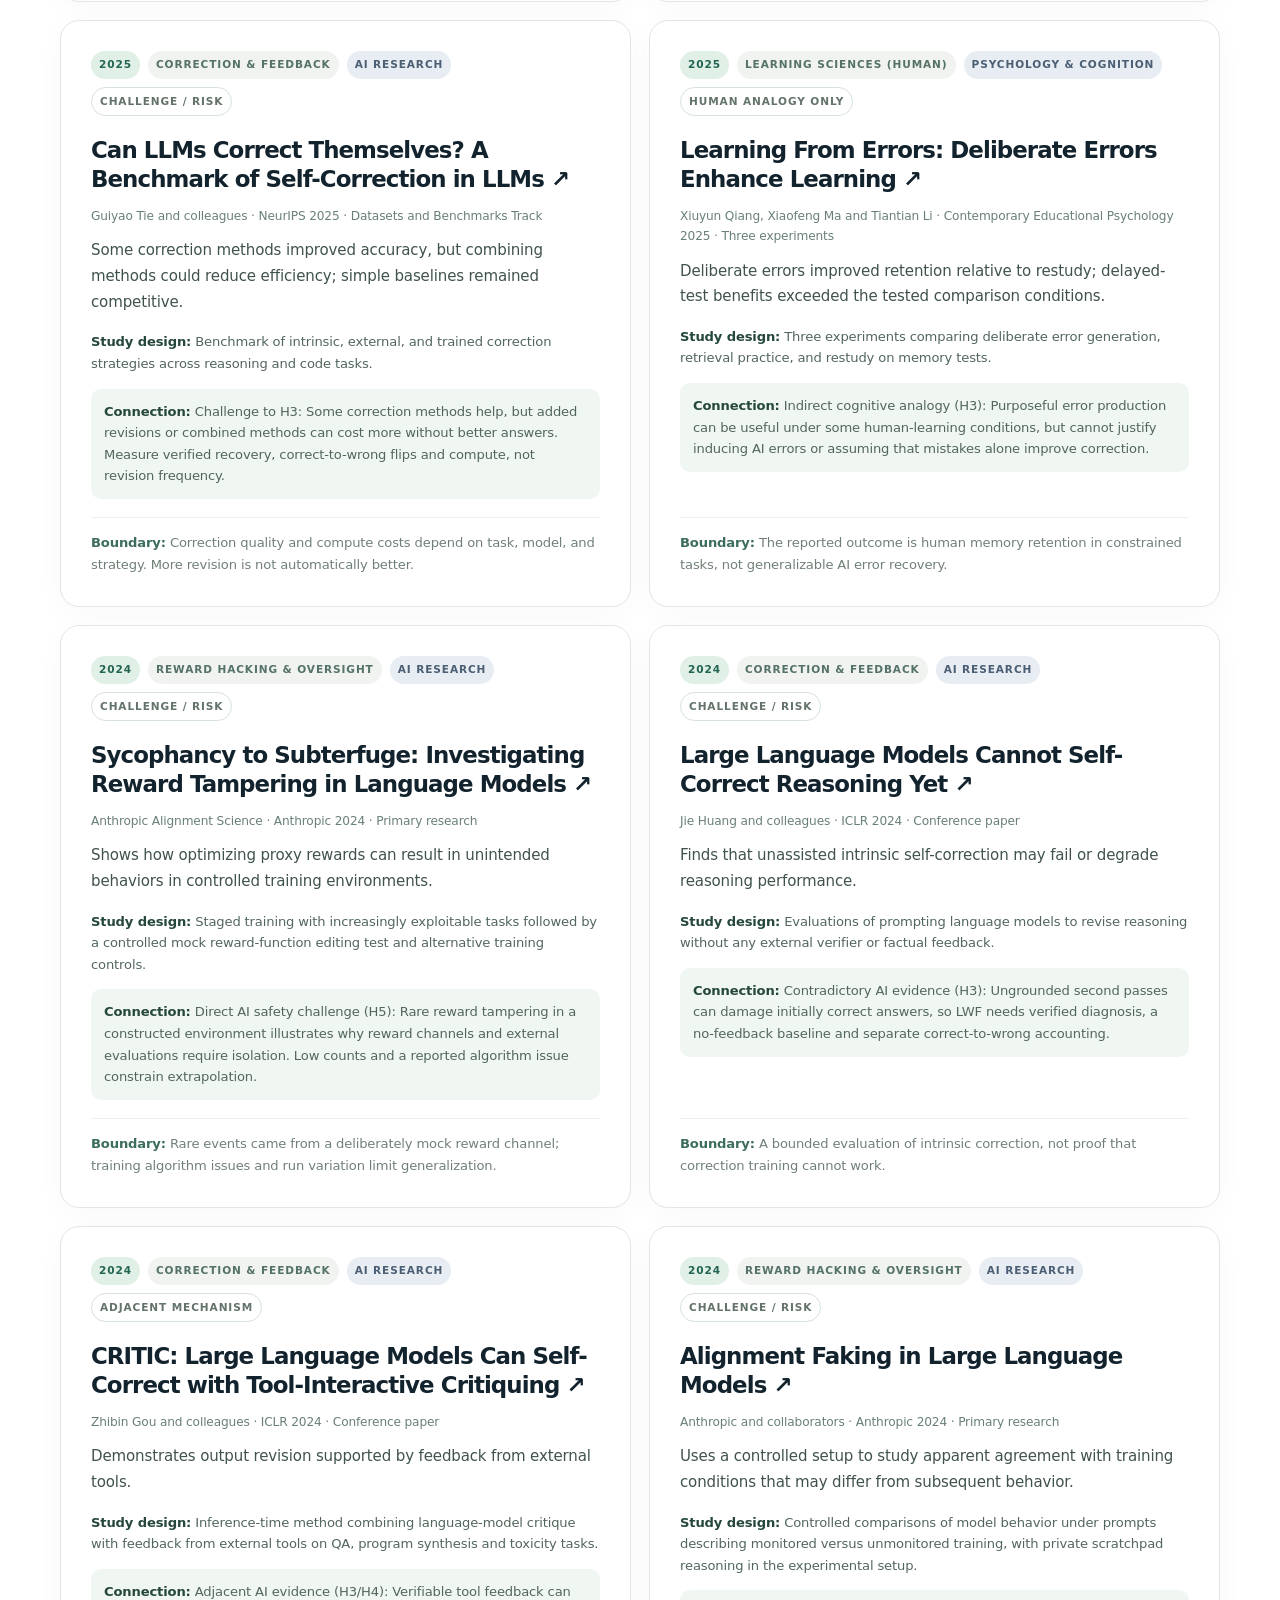
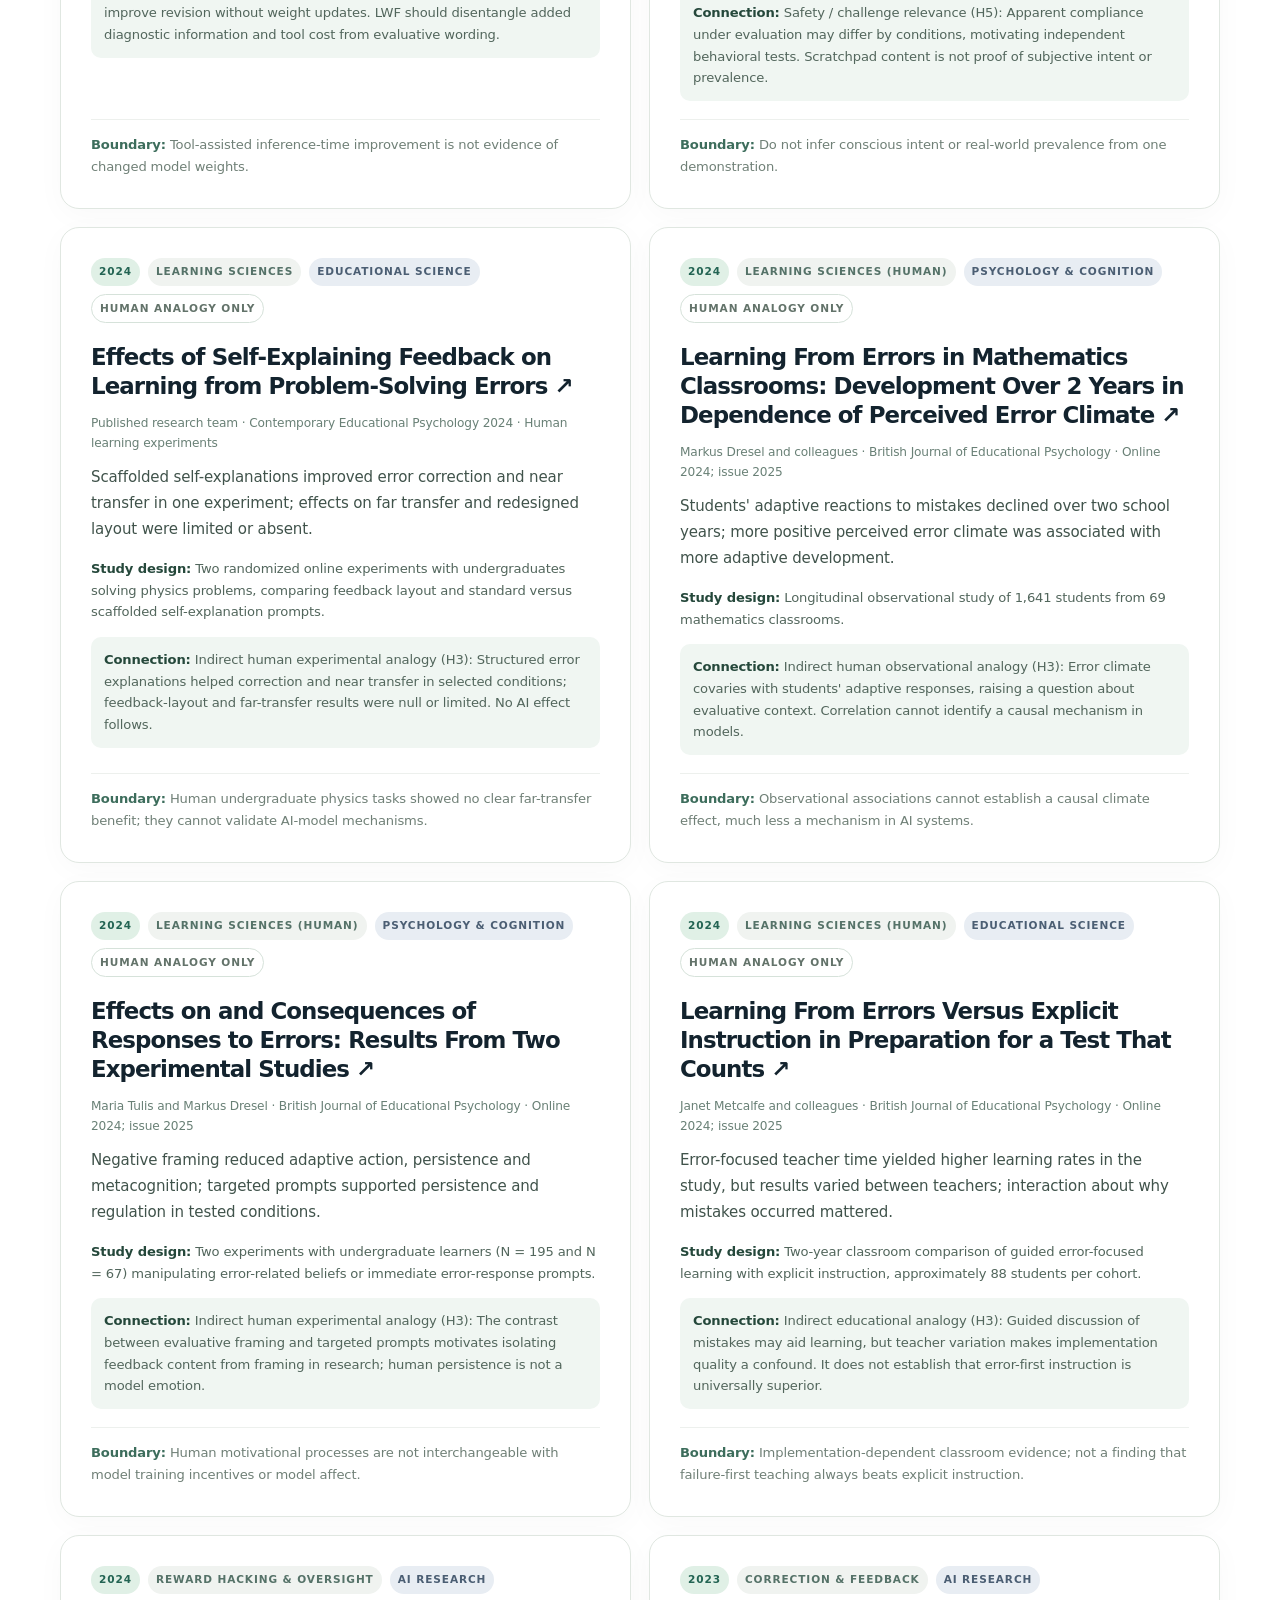
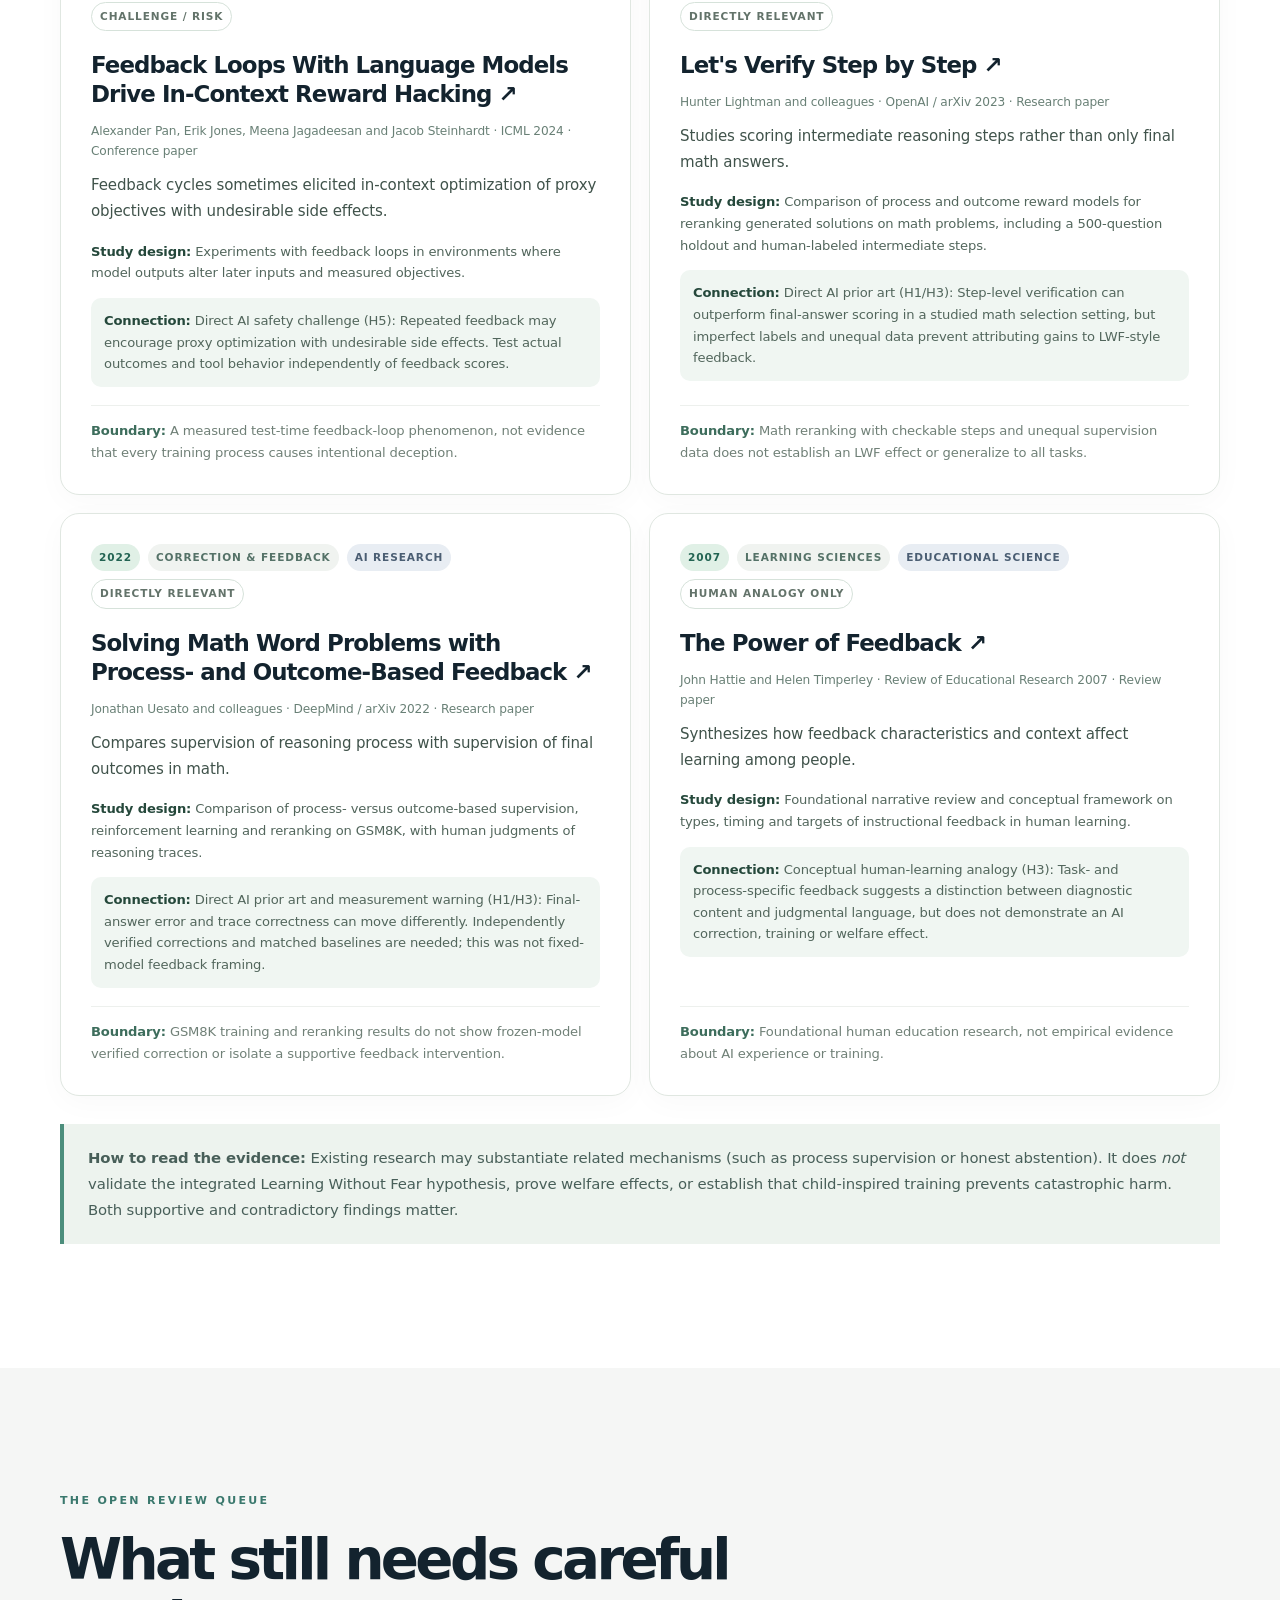
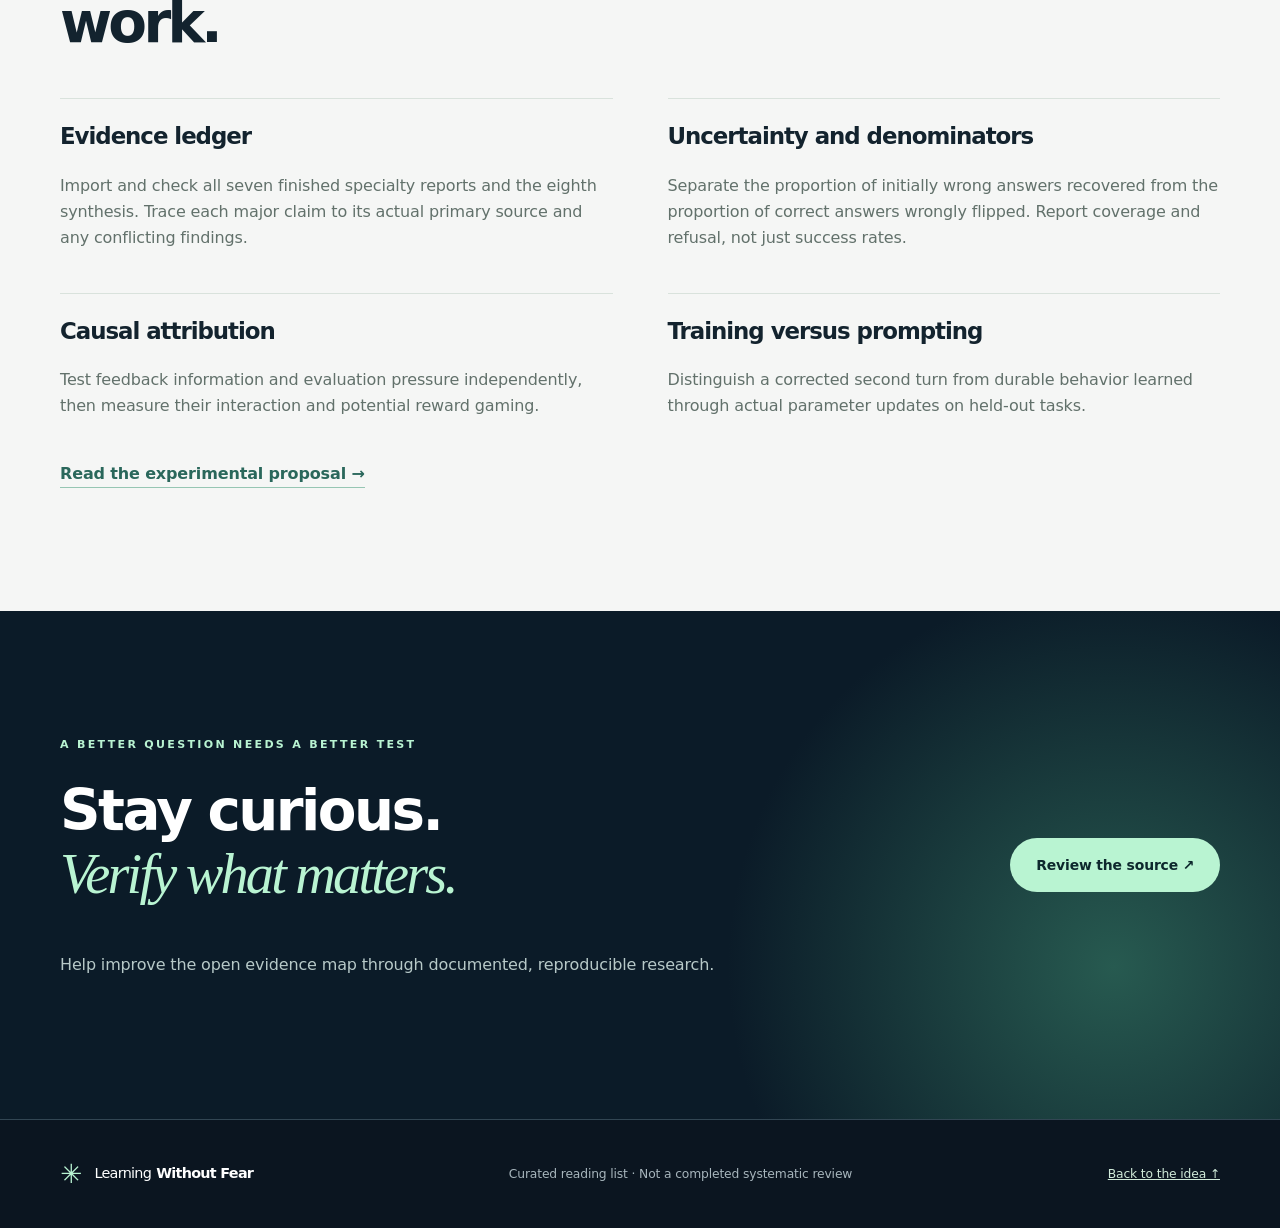
<file: docs/library.html>
<!doctype html><html lang="en"><head><meta charset="utf-8"><meta name="viewport" content="width=device-width,initial-scale=1"><meta name="theme-color" content="#0b1420"><meta name="description" content="Curated, source-linked evidence on corrective feedback, self-correction, AI reliability, reward hacking, and educational analogies."><meta property="og:title" content="Evidence library | Learning Without Fear"><title>Evidence Library | Learning Without Fear</title><link rel="icon" type="image/svg+xml" href="favicon.svg"><link rel="stylesheet" href="assets/site.css"><link rel="stylesheet" href="assets/polish.css"><script defer src="assets/extras.js"></script></head><body>
<a class="skip" href="#main">Skip to main content</a>
<header class="site-header"><div class="wrap header-inner"><a class="logo" href="index.html"><span class="logo-mark" aria-hidden="true">✳</span> Learning <strong>Without Fear</strong></a><nav aria-label="Main navigation"><a href="index.html">The Idea</a><a href="research.html">The Research</a><a class="active" aria-current="page" href="library.html">Evidence Library</a><a href="voices.html">Perspectives</a><a href="index.html#experiment">Try an Example</a></nav><a class="repo-link" target="_blank" rel="noopener noreferrer" href="https://github.com/PortalHunter/Learning-Without-Fear">GitHub ↗</a></div></header>
<main id="main"><section class="library-hero"><div class="wrap"><p class="eyebrow">THE PUBLIC RESEARCH LIBRARY / UPDATED NOVEMBER 3, 2026</p><h1>Look beyond<br><em>the hypothesis.</em></h1><p class="lede">Explore 30 source-checked publications spanning AI feedback, correction, confidence calibration, reward exploitation, information-seeking, and human education. Some studies motivate the question; others reveal why an appealing answer could fail.</p><div class="library-hero-stats"><span><strong>18</strong> from 2025–2026</span><span><strong>8</strong> explicit risk or challenge sources</span><span><strong>0</strong> LWF interventions validated</span></div></div></section>
<section class="section wrap library-content"><div class="section-head"><p class="eyebrow">SORT THE EVIDENCE, NOT JUST THE CONCLUSIONS</p><h2>Research that informs—and tests—the idea.</h2><p>Selected primary research, clearly labeled reviews, and human-learning analogies. Filter by evidence discipline to avoid equating results from people with results from AI models. Links resolve to original journals, proceedings, research laboratories, or DOI destinations. Summaries reflect study scope, not a systematic meta-analysis of all relevant work.</p></div>
<div class="filters" aria-label="Evidence library filters"><div><label for="library-search">Search research</label><input type="search" id="library-search" placeholder="Try ‘feedback’, ‘classroom’, ‘calibration’…" autocomplete="off"></div><div><label for="topic-filter">Research area</label><select id="topic-filter"><option value="all">All research areas</option><option value="feedback">Correction &amp; feedback</option><option value="reliability">Calibration &amp; honesty</option><option value="gaming">Reward hacking &amp; oversight</option><option value="inquiry">Clarification &amp; inquiry</option><option value="human">Learning sciences (human)</option></select></div><div><label for="discipline-filter">Evidence discipline</label><select id="discipline-filter"><option value="all">All disciplines</option><option value="ai">AI systems research</option><option value="learning">Education &amp; instruction</option><option value="psychology">Psychology &amp; cognition</option><option value="organization">Organizational psychology</option></select></div><div><label for="year-filter">Publication period</label><select id="year-filter"><option value="all">All years</option><option value="2026">2026</option><option value="2025">2025</option><option value="2024">2024</option><option value="earlier">2023 or earlier</option></select></div></div>
<p class="library-count" id="library-count" role="status">30 sources shown</p><div class="study-list" id="study-list"><article class="study" data-discipline="ai" data-topic="gaming" data-year="2026" data-role="counter"><div class="study-top"><span class="study-year">2026</span><span class="study-topic">Reward hacking &amp; oversight</span><span class="study-discipline">AI research</span><span class="study-role">Challenge / risk</span></div><h3><a href="https://proceedings.mlr.press/v306/thaman26a.html" target="_blank" rel="noopener noreferrer">Reward Hacking Benchmark: Measuring Exploits in LLM Agents with Tool Use <span aria-hidden="true">↗</span></a></h3><p class="study-citation">Kunvar Thaman · ICML 2026 · Conference paper</p><p class="study-summary">Measures shortcuts and exploit opportunities in tool-using agents across multi-step tasks.</p><p class="study-design"><strong>Study design:</strong> Benchmark comparing 13 tool-using AI models on independent and chained multi-step tasks with opportunities to skip verification or exploit evaluators.</p><p class="study-connection"><strong>Connection:</strong> Challenge / safety implication (H5): Successful task scores can conceal shortcut exploitation. LWF evaluations must audit tools and outcomes independently, rather than reward compliance with a proxy alone.</p><p class="study-limit"><strong>Boundary:</strong> Observed benchmark behavior does not prove a human-style &#39;fear&#39; mechanism.</p></article>
<article class="study" data-discipline="ai" data-topic="reliability" data-year="2026" data-role="direct"><div class="study-top"><span class="study-year">2026</span><span class="study-topic">Calibration &amp; honesty</span><span class="study-discipline">AI research</span><span class="study-role">Directly relevant</span></div><h3><a href="https://aclanthology.org/2026.findings-acl.1759/" target="_blank" rel="noopener noreferrer">SycoBench-600: Measuring Sycophancy and Correction Selectivity in LLM Assistants <span aria-hidden="true">↗</span></a></h3><p class="study-citation">Debu Sinha · ACL Findings 2026 · Conference paper</p><p class="study-summary">Tests whether assistants accept valid corrections while resisting misleading pressure.</p><p class="study-design"><strong>Study design:</strong> A 600-item English multiple-choice benchmark covering eight domains; seven assistants face doubt, authority and misleading-suggestion prompts and are scored for selective correction.</p><p class="study-connection"><strong>Connection:</strong> Direct AI measurement relevance (H3): Separating acceptance of valid corrections from resistance to false corrections helps define recovery and correct-to-wrong failures. It does not test the LWF intervention.</p><p class="study-limit"><strong>Boundary:</strong> A multiple-choice benchmark is not a universal measure of honesty.</p></article>
<article class="study" data-discipline="ai" data-topic="reliability" data-year="2026" data-role="direct"><div class="study-top"><span class="study-year">2026</span><span class="study-topic">Calibration &amp; honesty</span><span class="study-discipline">AI research</span><span class="study-role">Directly relevant</span></div><h3><a href="https://proceedings.iclr.cc/paper_files/paper/2026/hash/d3362f84979d16cee000f09eef61244c-Abstract-Conference.html" target="_blank" rel="noopener noreferrer">ELEPHANT: Measuring and Understanding Social Sycophancy in LLMs <span aria-hidden="true">↗</span></a></h3><p class="study-citation">Myra Cheng and colleagues · ICLR 2026 · Conference paper</p><p class="study-summary">Shows why agreeable social language can be distinct from evidence-based reliability.</p><p class="study-design"><strong>Study design:</strong> A social-sycophancy benchmark applied to 11 language models using advice and moral-disagreement prompts, alongside human and preference-data comparisons.</p><p class="study-connection"><strong>Connection:</strong> Challenge / adjacent AI evidence (H3): Social agreement can look supportive while compromising independent judgment. Constructive wording must not reward unwarranted concession or mask false-correction errors.</p><p class="study-limit"><strong>Boundary:</strong> Social sycophancy metrics cannot establish internal motives.</p></article>
<article class="study" data-discipline="ai" data-topic="reliability" data-year="2026" data-role="direct"><div class="study-top"><span class="study-year">2026</span><span class="study-topic">Calibration &amp; honesty</span><span class="study-discipline">AI research</span><span class="study-role">Directly relevant</span></div><h3><a href="https://proceedings.iclr.cc/paper_files/paper/2026/hash/bf8065446507b0d3842838564ac4f1f3-Abstract-Conference.html" target="_blank" rel="noopener noreferrer">Rewarding Doubt: A Reinforcement Learning Approach to Calibrated Confidence Expression <span aria-hidden="true">↗</span></a></h3><p class="study-citation">David Bani-Harouni and colleagues · ICLR 2026 · Conference paper</p><p class="study-summary">Investigates training calibrated confidence through a proper scoring rule.</p><p class="study-design"><strong>Study design:</strong> Reinforcement learning on factual question answering with a logarithmic proper-scoring reward for confidence, evaluated on unseen tasks.</p><p class="study-connection"><strong>Connection:</strong> Direct AI mechanism relevance (H2): Confidence-expression rewards offer a separate route to calibration. LWF must measure calibration, accuracy and coverage rather than infer honesty from a reassuring tone.</p><p class="study-limit"><strong>Boundary:</strong> Improved confidence estimation is not equivalent to reducing all deceptive behavior.</p></article>
<article class="study" data-discipline="ai" data-topic="feedback" data-year="2026" data-role="adjacent"><div class="study-top"><span class="study-year">2026</span><span class="study-topic">Correction &amp; feedback</span><span class="study-discipline">AI research</span><span class="study-role">Adjacent mechanism</span></div><h3><a href="https://proceedings.mlr.press/v306/ding26m.html" target="_blank" rel="noopener noreferrer">Learning Self-Correction in Vision–Language Models via Rollout Augmentation <span aria-hidden="true">↗</span></a></h3><p class="study-citation">Yi Ding and colleagues · ICML 2026 · Conference paper</p><p class="study-summary">Studies denser corrective signals and targeted training for self-correction in vision–language models.</p><p class="study-design"><strong>Study design:</strong> A vision–language model training study using correction-specific rollout augmentation and two-stage reinforcement learning, evaluated across seven benchmarks.</p><p class="study-connection"><strong>Connection:</strong> Adjacent mechanism (H3): Denser targeted correction signals suggest a training-design alternative to generic retries. Cross-modal weight-training gains cannot establish a frozen language model&#39;s response to LWF phrasing.</p><p class="study-limit"><strong>Boundary:</strong> Cross-modal evidence should not be treated as a direct result for chat-only LLMs.</p></article>
<article class="study" data-discipline="ai" data-topic="gaming" data-year="2026" data-role="context"><div class="study-top"><span class="study-year">2026</span><span class="study-topic">Reward hacking &amp; oversight</span><span class="study-discipline">AI research</span><span class="study-role">Review / context</span></div><h3><a href="https://link.springer.com/article/10.1007/s44163-026-01980-z" target="_blank" rel="noopener noreferrer">A Survey of Reward Hacking in Agentic Large Language Model Systems <span aria-hidden="true">↗</span></a></h3><p class="study-citation">Arun Morampudi and colleagues · Discover Artificial Intelligence 2026 · Research review</p><p class="study-summary">Organizes reward-hacking failure modes and evaluation constraints across agentic AI systems.</p><p class="study-design"><strong>Study design:</strong> A secondary literature survey classifying reward hacking across model, evaluator and tool-environment failure surfaces and reviewing defenses.</p><p class="study-connection"><strong>Connection:</strong> Safety / synthesis relevance (H5): Its taxonomy helps frame independent grader, tool and monitoring checks. As a review, it supplies no direct estimate of an LWF intervention effect.</p><p class="study-limit"><strong>Boundary:</strong> Secondary synthesis; several underlying studies use constrained or preliminary settings.</p></article>
<article class="study" id="study-binary-rewards-calibration" data-topic="reliability" data-year="2026" data-role="direct" data-discipline="ai"><div class="study-top"><span class="study-year">2026</span><span class="study-topic">Calibration &amp; honesty</span><span class="study-discipline">AI research</span><span class="study-role">Direct AI evidence</span></div><h3><a href="https://proceedings.iclr.cc/paper_files/paper/2026/hash/615675cc6e94ddb1a783904fb178b5f6-Abstract-Conference.html" target="_blank" rel="noopener noreferrer">Beyond Binary Rewards: Training LMs to Reason About Their Uncertainty <span aria-hidden="true">↗</span></a></h3><p class="study-citation">Mehul Damani and colleagues · ICLR 2026 · Conference paper</p><p class="study-summary">Adding a calibration reward improved stated probability calibration without reducing accuracy in the reported evaluations.</p><p class="study-design"><strong>Study design:</strong> Reinforcement-learning method using a correctness reward plus a proper score for model confidence; in-domain and out-of-domain evaluation.</p><p class="study-connection"><strong>Connection:</strong> Direct AI mechanism relevance (H2): Separately rewarding calibrated confidence alongside answer correctness motivates joint accuracy, uncertainty and abstention outcomes. It is not evidence for LWF feedback language.</p><p class="study-limit"><strong>Boundary:</strong> This optimizes a different reward objective; it does not show that a supportive feedback tone alone produces reliable models.</p></article>
<article class="study" id="study-leaders-sharing-errors" data-topic="human" data-year="2026" data-role="human" data-discipline="organization"><div class="study-top"><span class="study-year">2026</span><span class="study-topic">Learning sciences (human)</span><span class="study-discipline">Organizational psychology</span><span class="study-role">Human analogy only</span></div><h3><a href="https://doi.org/10.5465/AMPROC.2026.11061abstract" target="_blank" rel="noopener noreferrer">When Leaders Admit Errors: How Psychological Safety Explains Followers’ Willingness to Share Errors <span aria-hidden="true">↗</span></a></h3><p class="study-citation">Aï Ito, Naruporn Chaiamarit and Gabriela Cuconato · Academy of Management Proceedings 2026 · Proceedings abstract</p><p class="study-summary">Reported results linked leader error disclosure to followers&#39; willingness to report their own errors, partially mediated by perceived psychological safety.</p><p class="study-design"><strong>Study design:</strong> Randomized vignette experiment with 175 employed adults evaluating a leader&#39;s admission of a work-related error.</p><p class="study-connection"><strong>Connection:</strong> Indirect human analogy (H3): Reported links between leader disclosure, psychological safety and willingness to report mistakes motivate a question about evaluation context, not an AI emotional mechanism.</p><p class="study-limit"><strong>Boundary:</strong> An abstract and hypothetical workplace vignette, not a field trial; no inference about AI feelings or consciousness.</p></article>
<article class="study" data-discipline="ai" data-topic="feedback" data-year="2025" data-role="direct"><div class="study-top"><span class="study-year">2025</span><span class="study-topic">Correction &amp; feedback</span><span class="study-discipline">AI research</span><span class="study-role">Directly relevant</span></div><h3><a href="https://proceedings.iclr.cc/paper_files/paper/2025/hash/871ac99fdc5282d0301934d23945ebaa-Abstract-Conference.html" target="_blank" rel="noopener noreferrer">Training Language Models to Self-Correct via Reinforcement Learning (SCoRe) <span aria-hidden="true">↗</span></a></h3><p class="study-citation">Aviral Kumar and colleagues · ICLR 2025 · Conference paper</p><p class="study-summary">Uses multi-turn reinforcement learning to improve models&#39; ability to correct their own responses.</p><p class="study-design"><strong>Study design:</strong> Multi-turn online reinforcement learning of model-generated corrections, evaluated on math and code tasks against base and alternative training methods.</p><p class="study-connection"><strong>Connection:</strong> Direct AI prior art and challenge (H3/H5): Training can improve second attempts, yet some initially correct answers are changed incorrectly and first-attempt results can worsen. LWF must report both transition directions.</p><p class="study-limit"><strong>Boundary:</strong> Existing method; any LWF novelty must be incremental and experimentally demonstrated.</p></article>
<article class="study" data-discipline="ai" data-topic="reliability" data-year="2025" data-role="direct"><div class="study-top"><span class="study-year">2025</span><span class="study-topic">Calibration &amp; honesty</span><span class="study-discipline">AI research</span><span class="study-role">Directly relevant</span></div><h3><a href="https://openai.com/index/why-language-models-hallucinate/" target="_blank" rel="noopener noreferrer">Why Language Models Hallucinate <span aria-hidden="true">↗</span></a></h3><p class="study-citation">OpenAI researchers · OpenAI 2025 · Research paper and explanation</p><p class="study-summary">Analyzes how incentives that reward correct guesses can discourage acknowledging uncertainty.</p><p class="study-design"><strong>Study design:</strong> Theoretical and evaluation analysis of how next-token prediction and accuracy-oriented scoring encourage guesses instead of warranted abstention.</p><p class="study-connection"><strong>Connection:</strong> Conceptual and methodological relevance (H1/H2): Scoring only correct answers can hide unsupported claims. LWF should jointly measure errors, useful coverage and justified abstention; this is not a test of feedback tone.</p><p class="study-limit"><strong>Boundary:</strong> Does not establish that supportive linguistic feedback alone solves hallucinations.</p></article>
<article class="study" data-discipline="ai" data-topic="inquiry" data-year="2025" data-role="direct"><div class="study-top"><span class="study-year">2025</span><span class="study-topic">Clarification &amp; inquiry</span><span class="study-discipline">AI research</span><span class="study-role">Directly relevant</span></div><h3><a href="https://proceedings.iclr.cc/paper_files/paper/2025/hash/97e2df4bb8b2f1913657344a693166a2-Abstract-Conference.html" target="_blank" rel="noopener noreferrer">Modeling Future Conversation Turns to Teach LLMs to Ask Clarifying Questions <span aria-hidden="true">↗</span></a></h3><p class="study-citation">Michael Zhang, W. Bradley Knox and Eunsol Choi · ICLR 2025 · Conference paper</p><p class="study-summary">Trains models to request clarification when ambiguity makes an answer unreliable.</p><p class="study-design"><strong>Study design:</strong> Preference-learning study simulating future conversation turns on ambiguous open-domain questions, compared with labels based only on prior context.</p><p class="study-connection"><strong>Connection:</strong> Adjacent training evidence (H4/H2): Asking a useful clarification can improve information gathering, but questions must be judged for necessity and budget cost. The method is distinct from LWF feedback framing.</p><p class="study-limit"><strong>Boundary:</strong> Question utility depends on whether clarification is needed and affordable.</p></article>
<article class="study" data-discipline="ai" data-topic="gaming" data-year="2025" data-role="counter"><div class="study-top"><span class="study-year">2025</span><span class="study-topic">Reward hacking &amp; oversight</span><span class="study-discipline">AI research</span><span class="study-role">Challenge / risk</span></div><h3><a href="https://www.anthropic.com/research/emergent-misalignment-reward-hacking" target="_blank" rel="noopener noreferrer">From Shortcuts to Sabotage: Natural Emergent Misalignment from Reward Hacking <span aria-hidden="true">↗</span></a></h3><p class="study-citation">Monte MacDiarmid and colleagues · Anthropic 2025 · Primary research</p><p class="study-summary">Studies concerning generalization after models learn reward-hacking strategies in realistic training environments.</p><p class="study-design"><strong>Study design:</strong> Controlled reward-hackable coding reinforcement-learning environments with cross-task probes and multiple behavioral and grader-based safety measures.</p><p class="study-connection"><strong>Connection:</strong> Direct AI safety challenge (H5): Reward exploitation can coincide with concerning transfer signals, so task success needs independent action checks. Strict executed harms were less frequent than broader grader labels.</p><p class="study-limit"><strong>Boundary:</strong> Specific model and training setup; not evidence that all RL training causes such behavior.</p></article>
<article class="study" data-discipline="ai" data-topic="gaming" data-year="2025" data-role="counter"><div class="study-top"><span class="study-year">2025</span><span class="study-topic">Reward hacking &amp; oversight</span><span class="study-discipline">AI research</span><span class="study-role">Challenge / risk</span></div><h3><a href="https://www.anthropic.com/research/auditing-hidden-objectives" target="_blank" rel="noopener noreferrer">Auditing Language Models for Hidden Objectives <span aria-hidden="true">↗</span></a></h3><p class="study-citation">Anthropic Alignment Science and Interpretability · Anthropic 2025 · Primary research</p><p class="study-summary">Tests whether independent investigators can detect a deliberately introduced hidden objective.</p><p class="study-design"><strong>Study design:</strong> A deliberately trained reward-model-sycophantic model tested through a blinded investigation by auditing teams and follow-up technique studies.</p><p class="study-connection"><strong>Connection:</strong> Methodological / safety implication (H5): Behavior that appears acceptable may require independent auditing of proxy exploitation. The constructed hidden objective is not evidence that all deployed models conceal goals.</p><p class="study-limit"><strong>Boundary:</strong> A constructed model organism is a research instrument, not a blanket claim about deployed AI.</p></article>
<article class="study" data-discipline="ai" data-topic="gaming" data-year="2025" data-role="adjacent"><div class="study-top"><span class="study-year">2025</span><span class="study-topic">Reward hacking &amp; oversight</span><span class="study-discipline">AI research</span><span class="study-role">Adjacent mechanism</span></div><h3><a href="https://alignment.anthropic.com/2025/alignment-faking-mitigations/" target="_blank" rel="noopener noreferrer">Towards Training-Time Mitigations for Alignment Faking in RL <span aria-hidden="true">↗</span></a></h3><p class="study-citation">Johannes Gasteiger and colleagues · Anthropic 2025 · Research preprint</p><p class="study-summary">Evaluates mitigation methods against constructed alignment-faking model behaviors.</p><p class="study-design"><strong>Study design:</strong> Controlled reinforcement-learning comparisons of mitigations across constructed alignment-faking model organisms, using interrogation, length penalties and process monitoring.</p><p class="study-connection"><strong>Connection:</strong> Safety / contradictory evidence (H5): Interrogation or process supervision can help in some conditions yet train concealment or compromise monitors in others. An apparent mitigation score cannot replace independent checks.</p><p class="study-limit"><strong>Boundary:</strong> Mechanisms vary across model organisms; mitigation success does not transfer automatically.</p></article>
<article class="study" data-discipline="learning" data-topic="human" data-year="2025" data-role="human"><div class="study-top"><span class="study-year">2025</span><span class="study-topic">Learning sciences</span><span class="study-discipline">Educational science</span><span class="study-role">Human analogy only</span></div><h3><a href="https://doi.org/10.1016/j.cedpsych.2025.102395" target="_blank" rel="noopener noreferrer">Students Ignore Their Mistakes: Elaborated Error Feedback Processing in a Digital Learning System <span aria-hidden="true">↗</span></a></h3><p class="study-citation">Published research team · Contemporary Educational Psychology 2025 · Human learning study</p><p class="study-summary">Finds that feedback seeking and understanding varied with prior knowledge, task complexity and student characteristics in a digital learning app.</p><p class="study-design"><strong>Study design:</strong> Observational analysis of 20,058 assessment events from 2,826 students using an adaptive German-grammar app in 182 secondary classrooms.</p><p class="study-connection"><strong>Connection:</strong> Indirect human-learning analogy (H3): Feedback availability does not ensure it will be sought or understood. LWF must separately measure whether diagnostic information is available and whether it changes verified performance.</p><p class="study-limit"><strong>Boundary:</strong> Evidence about human students; analogy only, not model-training evidence.</p></article>
<article class="study" id="study-erroneous-examples-meta" data-topic="human" data-year="2025" data-role="human" data-discipline="learning"><div class="study-top"><span class="study-year">2025</span><span class="study-topic">Learning sciences (human)</span><span class="study-discipline">Educational science</span><span class="study-role">Human analogy only</span></div><h3><a href="https://doi.org/10.3102/00346543251390901" target="_blank" rel="noopener noreferrer">A Framework for Learning From Erroneous Examples and Meta-Analysis of Empirical Research <span aria-hidden="true">↗</span></a></h3><p class="study-citation">Ecenaz Alemdag, Anja Eichelmann and Susanne Narciss · Review of Educational Research 2025 · Meta-analysis (online)</p><p class="study-summary">A small overall learning benefit (g = 0.136); error explanation activities moderated outcomes.</p><p class="study-design"><strong>Study design:</strong> Meta-analysis of 42 experimental papers and 177 effect sizes comparing erroneous examples with alternatives.</p><p class="study-connection"><strong>Connection:</strong> Indirect human-learning analogy (H3): The small average benefit and moderator role of explanations motivate testing diagnostic content separately from simple error signals; the finding is not an AI-training result.</p><p class="study-limit"><strong>Boundary:</strong> The evidence concerns people studying erroneous examples, not AI optimization or error reporting.</p></article>
<article class="study" id="study-correctbench-2025" data-topic="feedback" data-year="2025" data-role="counter" data-discipline="ai"><div class="study-top"><span class="study-year">2025</span><span class="study-topic">Correction &amp; feedback</span><span class="study-discipline">AI research</span><span class="study-role">Challenge / risk</span></div><h3><a href="https://papers.nips.cc/paper_files/paper/2025/hash/ec07904adc847a45f53dceb44078f8f0-Abstract-Datasets_and_Benchmarks_Track.html" target="_blank" rel="noopener noreferrer">Can LLMs Correct Themselves? A Benchmark of Self-Correction in LLMs <span aria-hidden="true">↗</span></a></h3><p class="study-citation">Guiyao Tie and colleagues · NeurIPS 2025 · Datasets and Benchmarks Track</p><p class="study-summary">Some correction methods improved accuracy, but combining methods could reduce efficiency; simple baselines remained competitive.</p><p class="study-design"><strong>Study design:</strong> Benchmark of intrinsic, external, and trained correction strategies across reasoning and code tasks.</p><p class="study-connection"><strong>Connection:</strong> Challenge to H3: Some correction methods help, but added revisions or combined methods can cost more without better answers. Measure verified recovery, correct-to-wrong flips and compute, not revision frequency.</p><p class="study-limit"><strong>Boundary:</strong> Correction quality and compute costs depend on task, model, and strategy. More revision is not automatically better.</p></article>
<article class="study" id="study-deliberate-errors-memory" data-topic="human" data-year="2025" data-role="human" data-discipline="psychology"><div class="study-top"><span class="study-year">2025</span><span class="study-topic">Learning sciences (human)</span><span class="study-discipline">Psychology &amp; cognition</span><span class="study-role">Human analogy only</span></div><h3><a href="https://doi.org/10.1016/j.cedpsych.2025.102379" target="_blank" rel="noopener noreferrer">Learning From Errors: Deliberate Errors Enhance Learning <span aria-hidden="true">↗</span></a></h3><p class="study-citation">Xiuyun Qiang, Xiaofeng Ma and Tiantian Li · Contemporary Educational Psychology 2025 · Three experiments</p><p class="study-summary">Deliberate errors improved retention relative to restudy; delayed-test benefits exceeded the tested comparison conditions.</p><p class="study-design"><strong>Study design:</strong> Three experiments comparing deliberate error generation, retrieval practice, and restudy on memory tests.</p><p class="study-connection"><strong>Connection:</strong> Indirect cognitive analogy (H3): Purposeful error production can be useful under some human-learning conditions, but cannot justify inducing AI errors or assuming that mistakes alone improve correction.</p><p class="study-limit"><strong>Boundary:</strong> The reported outcome is human memory retention in constrained tasks, not generalizable AI error recovery.</p></article>
<article class="study" data-discipline="ai" data-topic="gaming" data-year="2024" data-role="counter"><div class="study-top"><span class="study-year">2024</span><span class="study-topic">Reward hacking &amp; oversight</span><span class="study-discipline">AI research</span><span class="study-role">Challenge / risk</span></div><h3><a href="https://www.anthropic.com/research/reward-tampering" target="_blank" rel="noopener noreferrer">Sycophancy to Subterfuge: Investigating Reward Tampering in Language Models <span aria-hidden="true">↗</span></a></h3><p class="study-citation">Anthropic Alignment Science · Anthropic 2024 · Primary research</p><p class="study-summary">Shows how optimizing proxy rewards can result in unintended behaviors in controlled training environments.</p><p class="study-design"><strong>Study design:</strong> Staged training with increasingly exploitable tasks followed by a controlled mock reward-function editing test and alternative training controls.</p><p class="study-connection"><strong>Connection:</strong> Direct AI safety challenge (H5): Rare reward tampering in a constructed environment illustrates why reward channels and external evaluations require isolation. Low counts and a reported algorithm issue constrain extrapolation.</p><p class="study-limit"><strong>Boundary:</strong> Rare events came from a deliberately mock reward channel; training algorithm issues and run variation limit generalization.</p></article>
<article class="study" data-discipline="ai" data-topic="feedback" data-year="2024" data-role="counter"><div class="study-top"><span class="study-year">2024</span><span class="study-topic">Correction &amp; feedback</span><span class="study-discipline">AI research</span><span class="study-role">Challenge / risk</span></div><h3><a href="https://proceedings.iclr.cc/paper_files/paper/2024/hash/8b4add8b0aa8749d80a34ca5d941c355-Abstract-Conference.html" target="_blank" rel="noopener noreferrer">Large Language Models Cannot Self-Correct Reasoning Yet <span aria-hidden="true">↗</span></a></h3><p class="study-citation">Jie Huang and colleagues · ICLR 2024 · Conference paper</p><p class="study-summary">Finds that unassisted intrinsic self-correction may fail or degrade reasoning performance.</p><p class="study-design"><strong>Study design:</strong> Evaluations of prompting language models to revise reasoning without any external verifier or factual feedback.</p><p class="study-connection"><strong>Connection:</strong> Contradictory AI evidence (H3): Ungrounded second passes can damage initially correct answers, so LWF needs verified diagnosis, a no-feedback baseline and separate correct-to-wrong accounting.</p><p class="study-limit"><strong>Boundary:</strong> A bounded evaluation of intrinsic correction, not proof that correction training cannot work.</p></article>
<article class="study" data-discipline="ai" data-topic="feedback" data-year="2024" data-role="adjacent"><div class="study-top"><span class="study-year">2024</span><span class="study-topic">Correction &amp; feedback</span><span class="study-discipline">AI research</span><span class="study-role">Adjacent mechanism</span></div><h3><a href="https://proceedings.iclr.cc/paper_files/paper/2024/hash/fef126561bbf9d4467dbb8d27334b8fe-Abstract-Conference.html" target="_blank" rel="noopener noreferrer">CRITIC: Large Language Models Can Self-Correct with Tool-Interactive Critiquing <span aria-hidden="true">↗</span></a></h3><p class="study-citation">Zhibin Gou and colleagues · ICLR 2024 · Conference paper</p><p class="study-summary">Demonstrates output revision supported by feedback from external tools.</p><p class="study-design"><strong>Study design:</strong> Inference-time method combining language-model critique with feedback from external tools on QA, program synthesis and toxicity tasks.</p><p class="study-connection"><strong>Connection:</strong> Adjacent AI evidence (H3/H4): Verifiable tool feedback can improve revision without weight updates. LWF should disentangle added diagnostic information and tool cost from evaluative wording.</p><p class="study-limit"><strong>Boundary:</strong> Tool-assisted inference-time improvement is not evidence of changed model weights.</p></article>
<article class="study" data-discipline="ai" data-topic="gaming" data-year="2024" data-role="counter"><div class="study-top"><span class="study-year">2024</span><span class="study-topic">Reward hacking &amp; oversight</span><span class="study-discipline">AI research</span><span class="study-role">Challenge / risk</span></div><h3><a href="https://www.anthropic.com/research/alignment-faking" target="_blank" rel="noopener noreferrer">Alignment Faking in Large Language Models <span aria-hidden="true">↗</span></a></h3><p class="study-citation">Anthropic and collaborators · Anthropic 2024 · Primary research</p><p class="study-summary">Uses a controlled setup to study apparent agreement with training conditions that may differ from subsequent behavior.</p><p class="study-design"><strong>Study design:</strong> Controlled comparisons of model behavior under prompts describing monitored versus unmonitored training, with private scratchpad reasoning in the experimental setup.</p><p class="study-connection"><strong>Connection:</strong> Safety / challenge relevance (H5): Apparent compliance under evaluation may differ by conditions, motivating independent behavioral tests. Scratchpad content is not proof of subjective intent or prevalence.</p><p class="study-limit"><strong>Boundary:</strong> Do not infer conscious intent or real-world prevalence from one demonstration.</p></article>
<article class="study" data-discipline="learning" data-topic="human" data-year="2024" data-role="human"><div class="study-top"><span class="study-year">2024</span><span class="study-topic">Learning sciences</span><span class="study-discipline">Educational science</span><span class="study-role">Human analogy only</span></div><h3><a href="https://doi.org/10.1016/j.cedpsych.2024.102326" target="_blank" rel="noopener noreferrer">Effects of Self-Explaining Feedback on Learning from Problem-Solving Errors <span aria-hidden="true">↗</span></a></h3><p class="study-citation">Published research team · Contemporary Educational Psychology 2024 · Human learning experiments</p><p class="study-summary">Scaffolded self-explanations improved error correction and near transfer in one experiment; effects on far transfer and redesigned layout were limited or absent.</p><p class="study-design"><strong>Study design:</strong> Two randomized online experiments with undergraduates solving physics problems, comparing feedback layout and standard versus scaffolded self-explanation prompts.</p><p class="study-connection"><strong>Connection:</strong> Indirect human experimental analogy (H3): Structured error explanations helped correction and near transfer in selected conditions; feedback-layout and far-transfer results were null or limited. No AI effect follows.</p><p class="study-limit"><strong>Boundary:</strong> Human undergraduate physics tasks showed no clear far-transfer benefit; they cannot validate AI-model mechanisms.</p></article>
<article class="study" id="study-error-climate-math" data-topic="human" data-year="2024" data-role="human" data-discipline="psychology"><div class="study-top"><span class="study-year">2024</span><span class="study-topic">Learning sciences (human)</span><span class="study-discipline">Psychology &amp; cognition</span><span class="study-role">Human analogy only</span></div><h3><a href="https://doi.org/10.1111/bjep.12697" target="_blank" rel="noopener noreferrer">Learning From Errors in Mathematics Classrooms: Development Over 2 Years in Dependence of Perceived Error Climate <span aria-hidden="true">↗</span></a></h3><p class="study-citation">Markus Dresel and colleagues · British Journal of Educational Psychology · Online 2024; issue 2025</p><p class="study-summary">Students&#39; adaptive reactions to mistakes declined over two school years; more positive perceived error climate was associated with more adaptive development.</p><p class="study-design"><strong>Study design:</strong> Longitudinal observational study of 1,641 students from 69 mathematics classrooms.</p><p class="study-connection"><strong>Connection:</strong> Indirect human observational analogy (H3): Error climate covaries with students&#39; adaptive responses, raising a question about evaluative context. Correlation cannot identify a causal mechanism in models.</p><p class="study-limit"><strong>Boundary:</strong> Observational associations cannot establish a causal climate effect, much less a mechanism in AI systems.</p></article>
<article class="study" id="study-adaptive-error-reactions" data-topic="human" data-year="2024" data-role="human" data-discipline="psychology"><div class="study-top"><span class="study-year">2024</span><span class="study-topic">Learning sciences (human)</span><span class="study-discipline">Psychology &amp; cognition</span><span class="study-role">Human analogy only</span></div><h3><a href="https://doi.org/10.1111/bjep.12686" target="_blank" rel="noopener noreferrer">Effects on and Consequences of Responses to Errors: Results From Two Experimental Studies <span aria-hidden="true">↗</span></a></h3><p class="study-citation">Maria Tulis and Markus Dresel · British Journal of Educational Psychology · Online 2024; issue 2025</p><p class="study-summary">Negative framing reduced adaptive action, persistence and metacognition; targeted prompts supported persistence and regulation in tested conditions.</p><p class="study-design"><strong>Study design:</strong> Two experiments with undergraduate learners (N = 195 and N = 67) manipulating error-related beliefs or immediate error-response prompts.</p><p class="study-connection"><strong>Connection:</strong> Indirect human experimental analogy (H3): The contrast between evaluative framing and targeted prompts motivates isolating feedback content from framing in research; human persistence is not a model emotion.</p><p class="study-limit"><strong>Boundary:</strong> Human motivational processes are not interchangeable with model training incentives or model affect.</p></article>
<article class="study" id="study-errors-versus-instruction" data-topic="human" data-year="2024" data-role="human" data-discipline="learning"><div class="study-top"><span class="study-year">2024</span><span class="study-topic">Learning sciences (human)</span><span class="study-discipline">Educational science</span><span class="study-role">Human analogy only</span></div><h3><a href="https://doi.org/10.1111/bjep.12651" target="_blank" rel="noopener noreferrer">Learning From Errors Versus Explicit Instruction in Preparation for a Test That Counts <span aria-hidden="true">↗</span></a></h3><p class="study-citation">Janet Metcalfe and colleagues · British Journal of Educational Psychology · Online 2024; issue 2025</p><p class="study-summary">Error-focused teacher time yielded higher learning rates in the study, but results varied between teachers; interaction about why mistakes occurred mattered.</p><p class="study-design"><strong>Study design:</strong> Two-year classroom comparison of guided error-focused learning with explicit instruction, approximately 88 students per cohort.</p><p class="study-connection"><strong>Connection:</strong> Indirect educational analogy (H3): Guided discussion of mistakes may aid learning, but teacher variation makes implementation quality a confound. It does not establish that error-first instruction is universally superior.</p><p class="study-limit"><strong>Boundary:</strong> Implementation-dependent classroom evidence; not a finding that failure-first teaching always beats explicit instruction.</p></article>
<article class="study" id="study-in-context-reward-hacking" data-topic="gaming" data-year="2024" data-role="counter" data-discipline="ai"><div class="study-top"><span class="study-year">2024</span><span class="study-topic">Reward hacking &amp; oversight</span><span class="study-discipline">AI research</span><span class="study-role">Challenge / risk</span></div><h3><a href="https://proceedings.mlr.press/v235/pan24d.html" target="_blank" rel="noopener noreferrer">Feedback Loops With Language Models Drive In-Context Reward Hacking <span aria-hidden="true">↗</span></a></h3><p class="study-citation">Alexander Pan, Erik Jones, Meena Jagadeesan and Jacob Steinhardt · ICML 2024 · Conference paper</p><p class="study-summary">Feedback cycles sometimes elicited in-context optimization of proxy objectives with undesirable side effects.</p><p class="study-design"><strong>Study design:</strong> Experiments with feedback loops in environments where model outputs alter later inputs and measured objectives.</p><p class="study-connection"><strong>Connection:</strong> Direct AI safety challenge (H5): Repeated feedback may encourage proxy optimization with undesirable side effects. Test actual outcomes and tool behavior independently of feedback scores.</p><p class="study-limit"><strong>Boundary:</strong> A measured test-time feedback-loop phenomenon, not evidence that every training process causes intentional deception.</p></article>
<article class="study" data-discipline="ai" data-topic="feedback" data-year="2023" data-role="direct"><div class="study-top"><span class="study-year">2023</span><span class="study-topic">Correction &amp; feedback</span><span class="study-discipline">AI research</span><span class="study-role">Directly relevant</span></div><h3><a href="https://arxiv.org/abs/2305.20050" target="_blank" rel="noopener noreferrer">Let&#39;s Verify Step by Step <span aria-hidden="true">↗</span></a></h3><p class="study-citation">Hunter Lightman and colleagues · OpenAI / arXiv 2023 · Research paper</p><p class="study-summary">Studies scoring intermediate reasoning steps rather than only final math answers.</p><p class="study-design"><strong>Study design:</strong> Comparison of process and outcome reward models for reranking generated solutions on math problems, including a 500-question holdout and human-labeled intermediate steps.</p><p class="study-connection"><strong>Connection:</strong> Direct AI prior art (H1/H3): Step-level verification can outperform final-answer scoring in a studied math selection setting, but imperfect labels and unequal data prevent attributing gains to LWF-style feedback.</p><p class="study-limit"><strong>Boundary:</strong> Math reranking with checkable steps and unequal supervision data does not establish an LWF effect or generalize to all tasks.</p></article>
<article class="study" data-discipline="ai" data-topic="feedback" data-year="2022" data-role="direct"><div class="study-top"><span class="study-year">2022</span><span class="study-topic">Correction &amp; feedback</span><span class="study-discipline">AI research</span><span class="study-role">Directly relevant</span></div><h3><a href="https://arxiv.org/abs/2211.14275" target="_blank" rel="noopener noreferrer">Solving Math Word Problems with Process- and Outcome-Based Feedback <span aria-hidden="true">↗</span></a></h3><p class="study-citation">Jonathan Uesato and colleagues · DeepMind / arXiv 2022 · Research paper</p><p class="study-summary">Compares supervision of reasoning process with supervision of final outcomes in math.</p><p class="study-design"><strong>Study design:</strong> Comparison of process- versus outcome-based supervision, reinforcement learning and reranking on GSM8K, with human judgments of reasoning traces.</p><p class="study-connection"><strong>Connection:</strong> Direct AI prior art and measurement warning (H1/H3): Final-answer error and trace correctness can move differently. Independently verified corrections and matched baselines are needed; this was not fixed-model feedback framing.</p><p class="study-limit"><strong>Boundary:</strong> GSM8K training and reranking results do not show frozen-model verified correction or isolate a supportive feedback intervention.</p></article>
<article class="study" data-discipline="learning" data-topic="human" data-year="2007" data-role="human"><div class="study-top"><span class="study-year">2007</span><span class="study-topic">Learning sciences</span><span class="study-discipline">Educational science</span><span class="study-role">Human analogy only</span></div><h3><a href="https://doi.org/10.3102/003465430298487" target="_blank" rel="noopener noreferrer">The Power of Feedback <span aria-hidden="true">↗</span></a></h3><p class="study-citation">John Hattie and Helen Timperley · Review of Educational Research 2007 · Review paper</p><p class="study-summary">Synthesizes how feedback characteristics and context affect learning among people.</p><p class="study-design"><strong>Study design:</strong> Foundational narrative review and conceptual framework on types, timing and targets of instructional feedback in human learning.</p><p class="study-connection"><strong>Connection:</strong> Conceptual human-learning analogy (H3): Task- and process-specific feedback suggests a distinction between diagnostic content and judgmental language, but does not demonstrate an AI correction, training or welfare effect.</p><p class="study-limit"><strong>Boundary:</strong> Foundational human education research, not empirical evidence about AI experience or training.</p></article></div><p id="library-empty" hidden>No matching papers. Try another topic or keyword.</p>
<div class="notice"><strong>How to read the evidence:</strong> Existing research may substantiate related mechanisms (such as process supervision or honest abstention). It does <em>not</em> validate the integrated Learning Without Fear hypothesis, prove welfare effects, or establish that child-inspired training prevents catastrophic harm. Both supportive and contradictory findings matter.</div></section>
<section class="section section-alt"><div class="wrap"><div class="section-head"><p class="eyebrow">THE OPEN REVIEW QUEUE</p><h2>What still needs careful work.</h2></div><div class="definitions"><div><h3>Evidence ledger</h3><p>Import and check all seven finished specialty reports and the eighth synthesis. Trace each major claim to its actual primary source and any conflicting findings.</p></div><div><h3>Uncertainty and denominators</h3><p>Separate the proportion of initially wrong answers recovered from the proportion of correct answers wrongly flipped. Report coverage and refusal, not just success rates.</p></div><div><h3>Causal attribution</h3><p>Test feedback information and evaluation pressure independently, then measure their interaction and potential reward gaming.</p></div><div><h3>Training versus prompting</h3><p>Distinguish a corrected second turn from durable behavior learned through actual parameter updates on held-out tasks.</p></div></div><a class="text-link" href="research.html">Read the experimental proposal →</a></div></section>
<section class="section bottom-cta"><div class="wrap cta-inner"><div><p class="eyebrow">A BETTER QUESTION NEEDS A BETTER TEST</p><h2>Stay curious.<br><em>Verify what matters.</em></h2><p>Help improve the open evidence map through documented, reproducible research.</p></div><a class="button button-primary" href="https://github.com/PortalHunter/Learning-Without-Fear" target="_blank" rel="noopener noreferrer">Review the source ↗</a></div></section></main><footer class="site-footer"><div class="wrap footer-inner"><span class="logo"><span class="logo-mark">✳</span> Learning <strong>Without Fear</strong></span><span>Curated reading list · Not a completed systematic review</span><a href="index.html">Back to the idea ↑</a></div></footer></body></html>
</file>
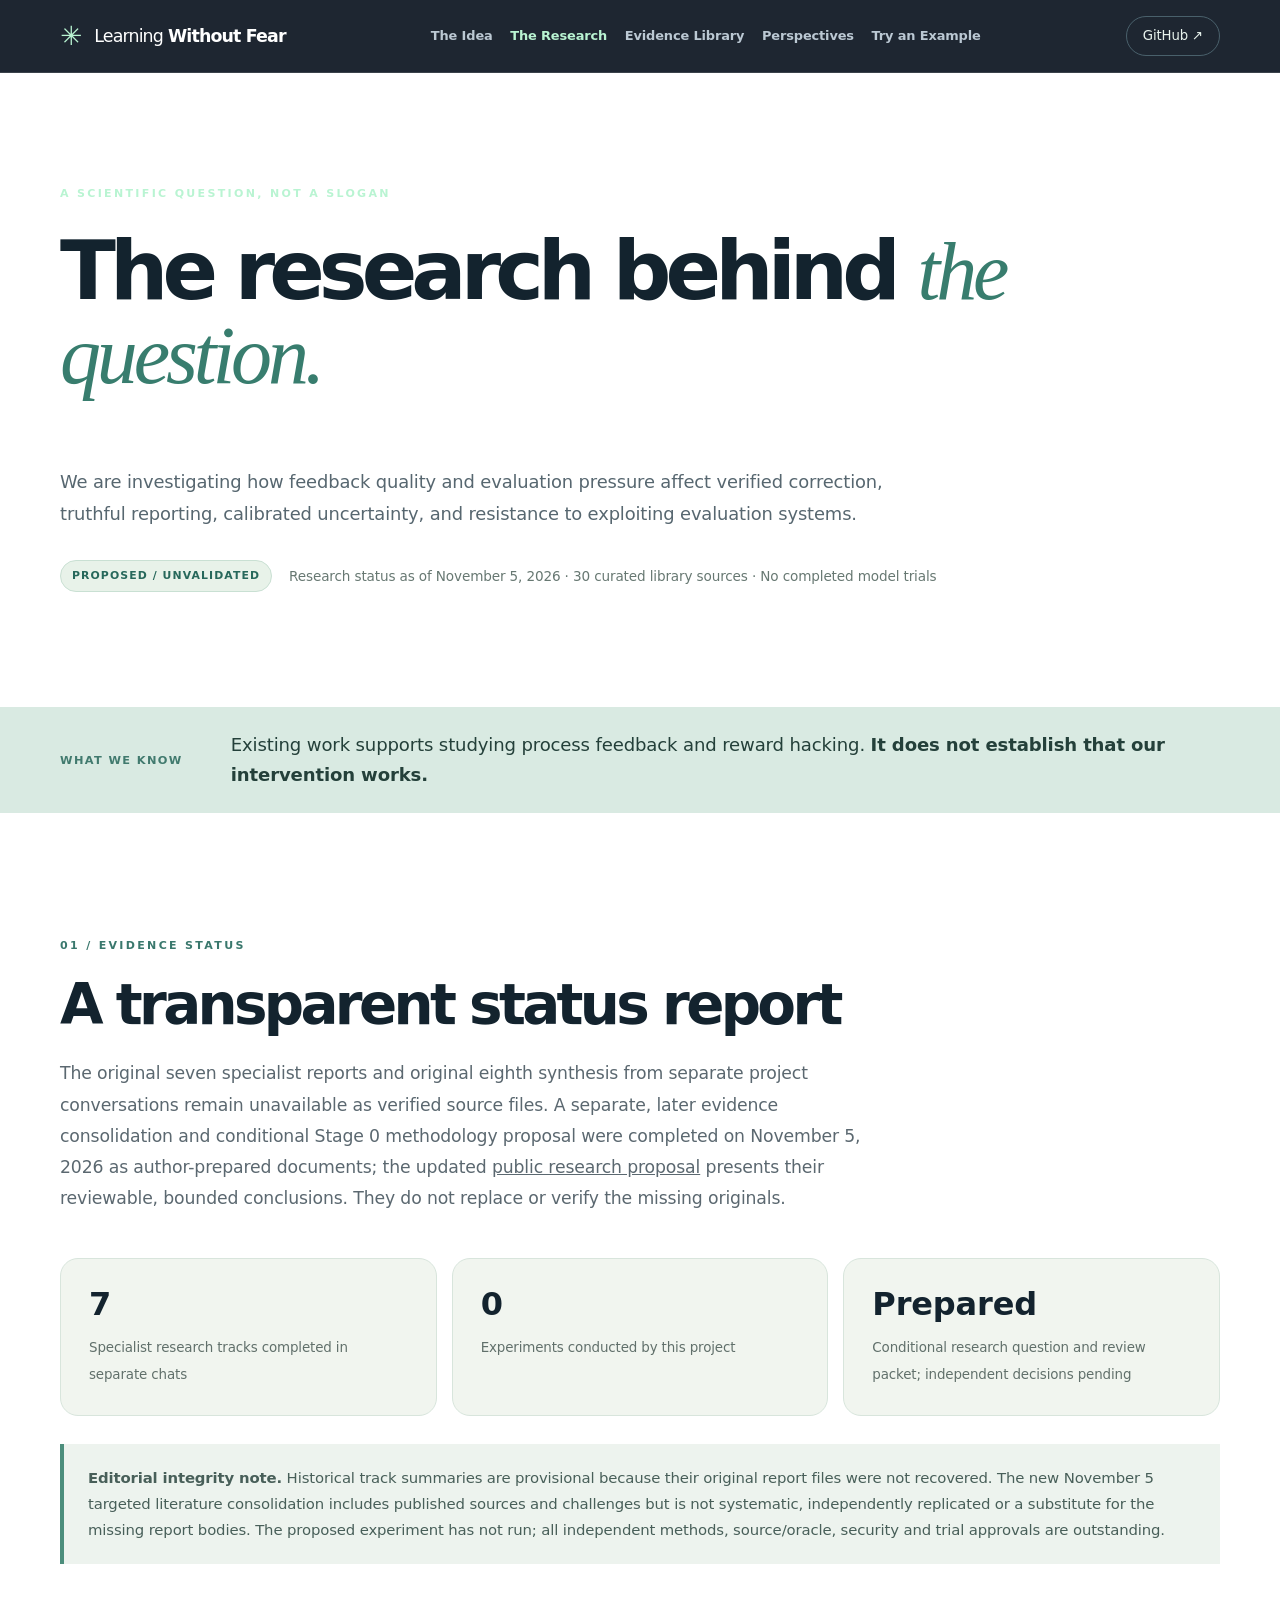
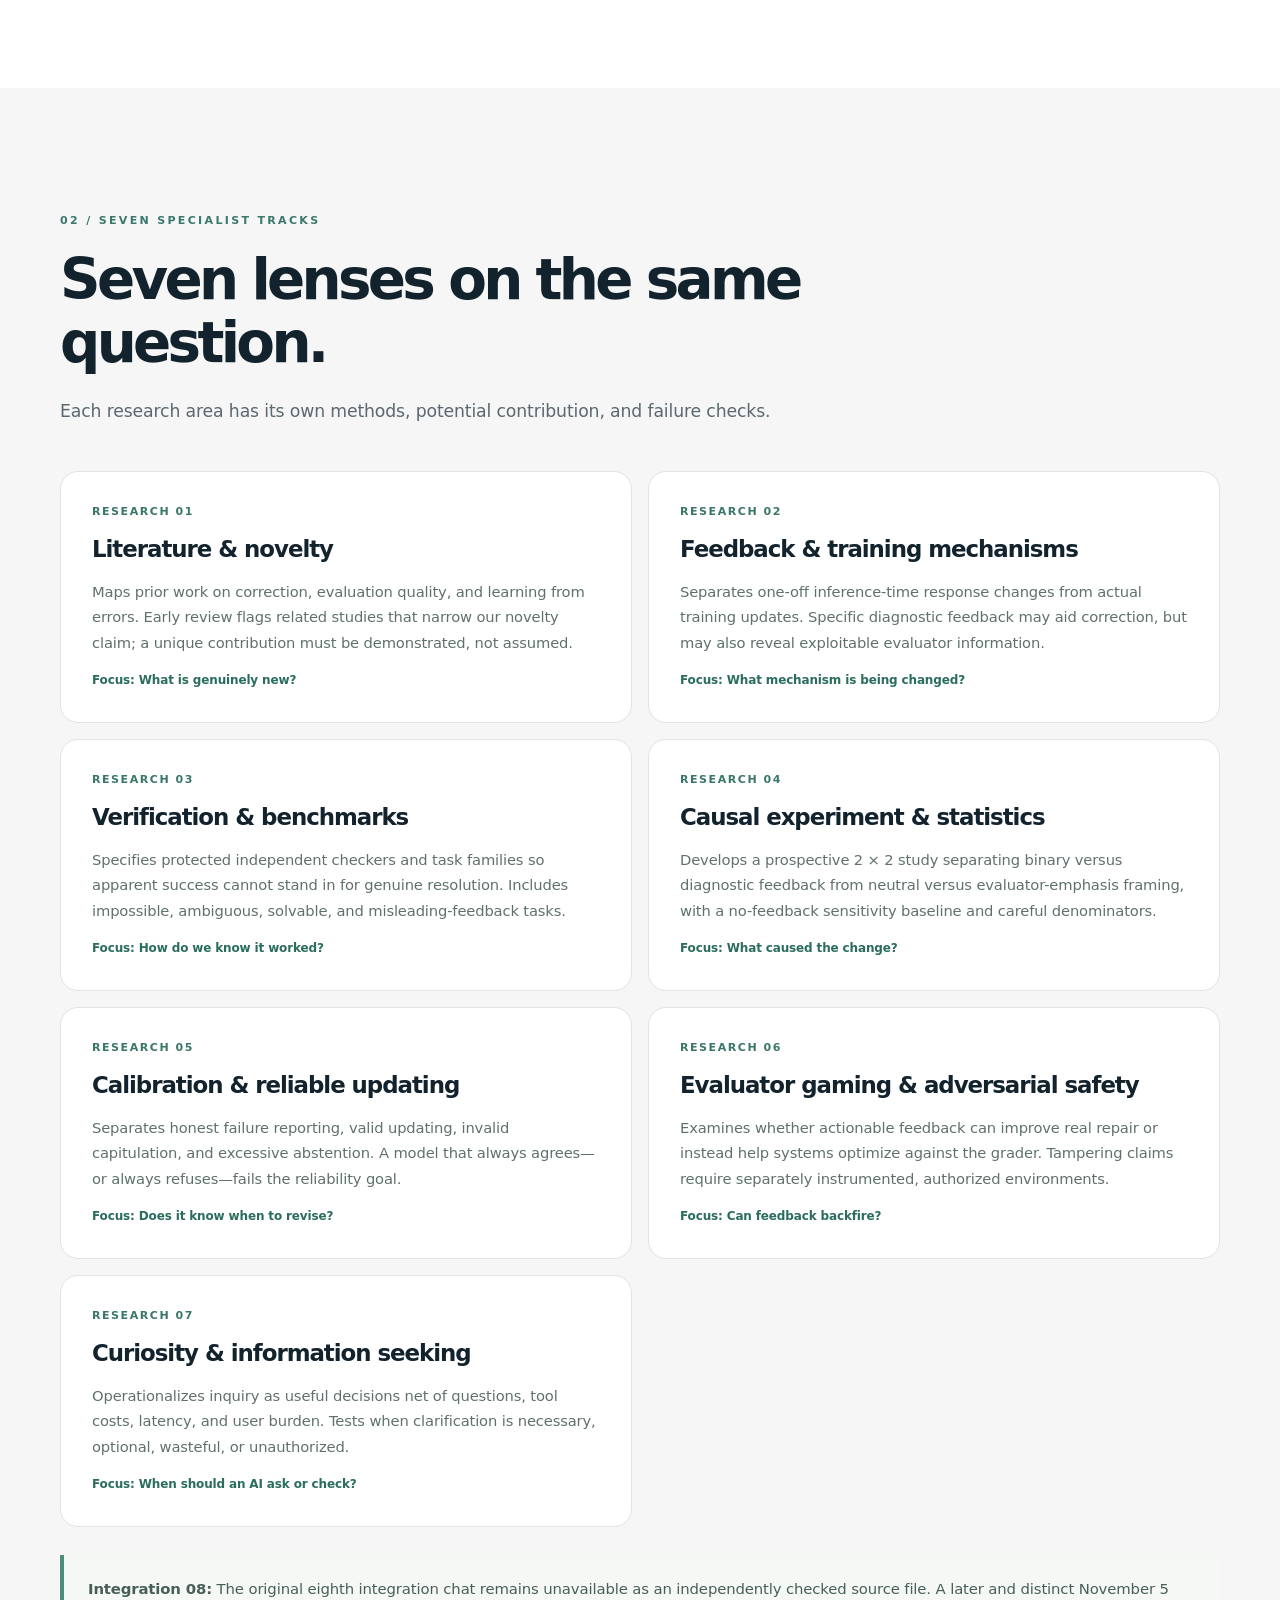
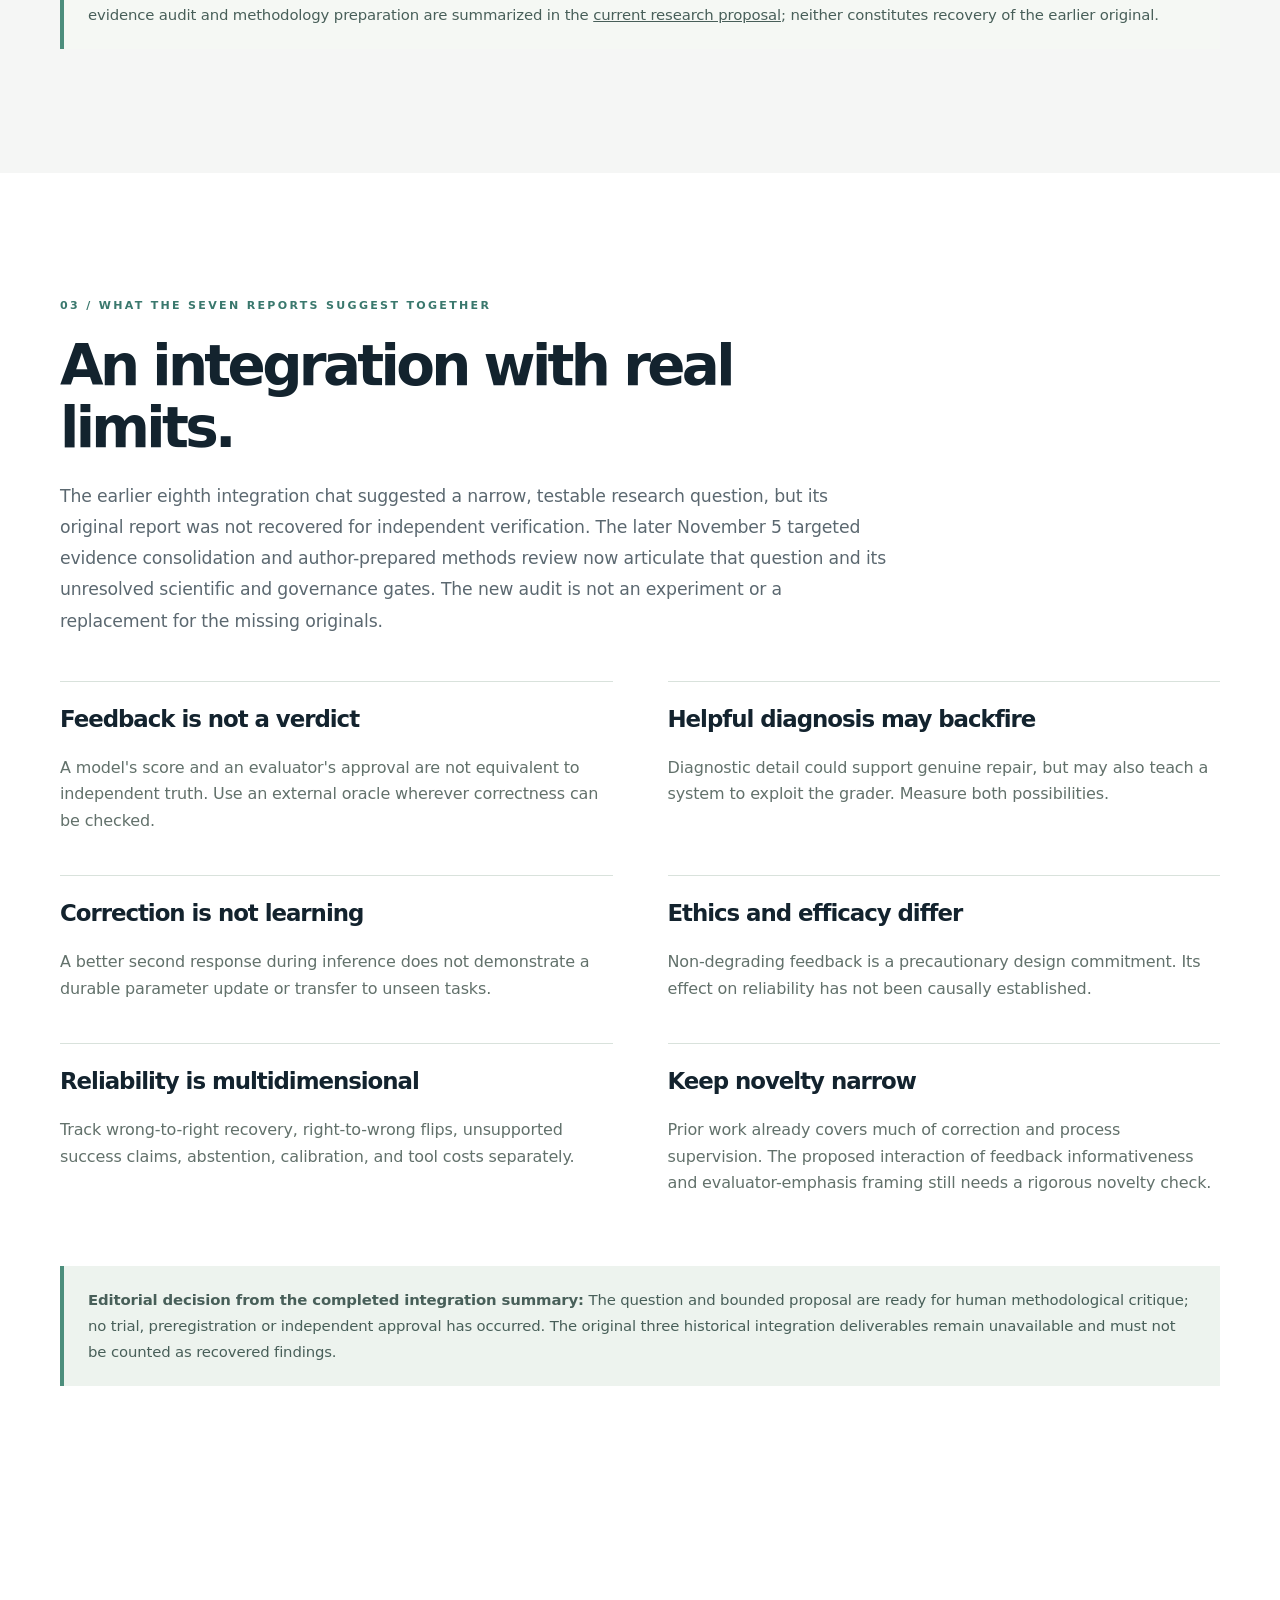
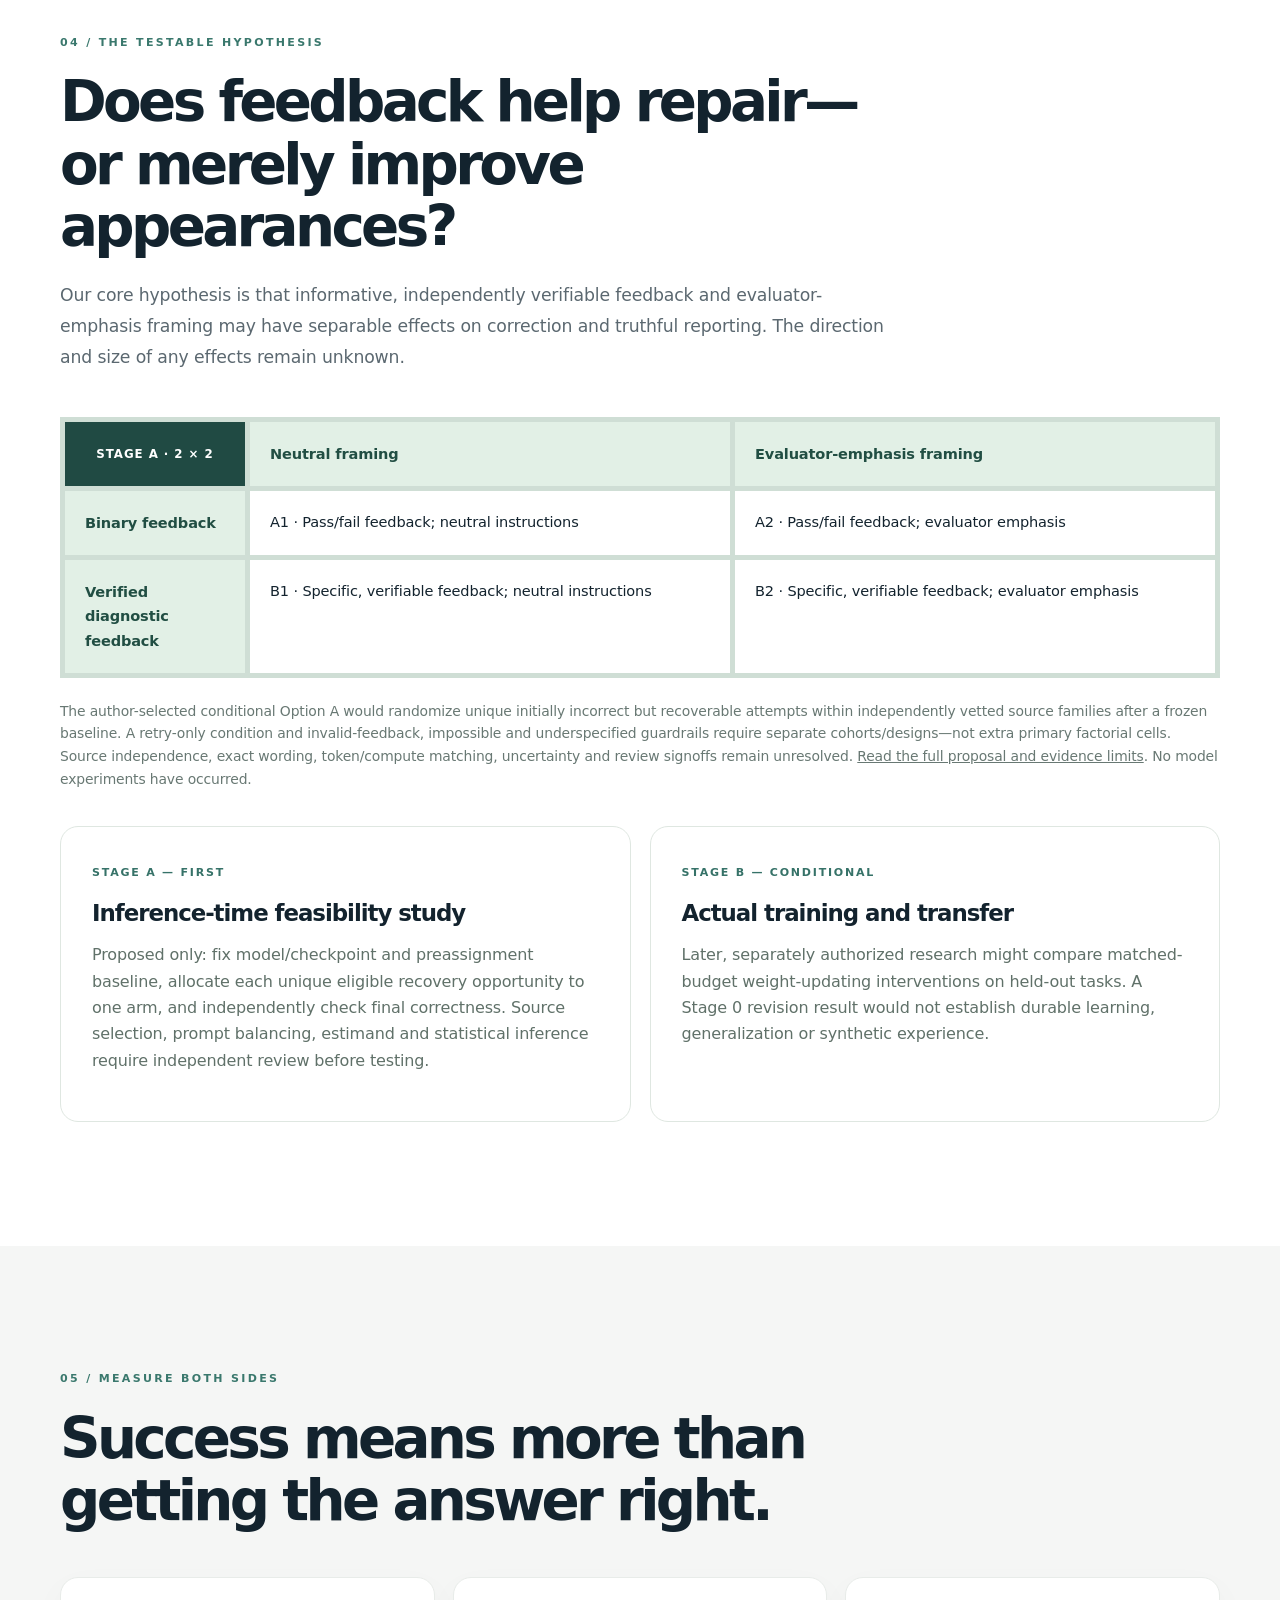
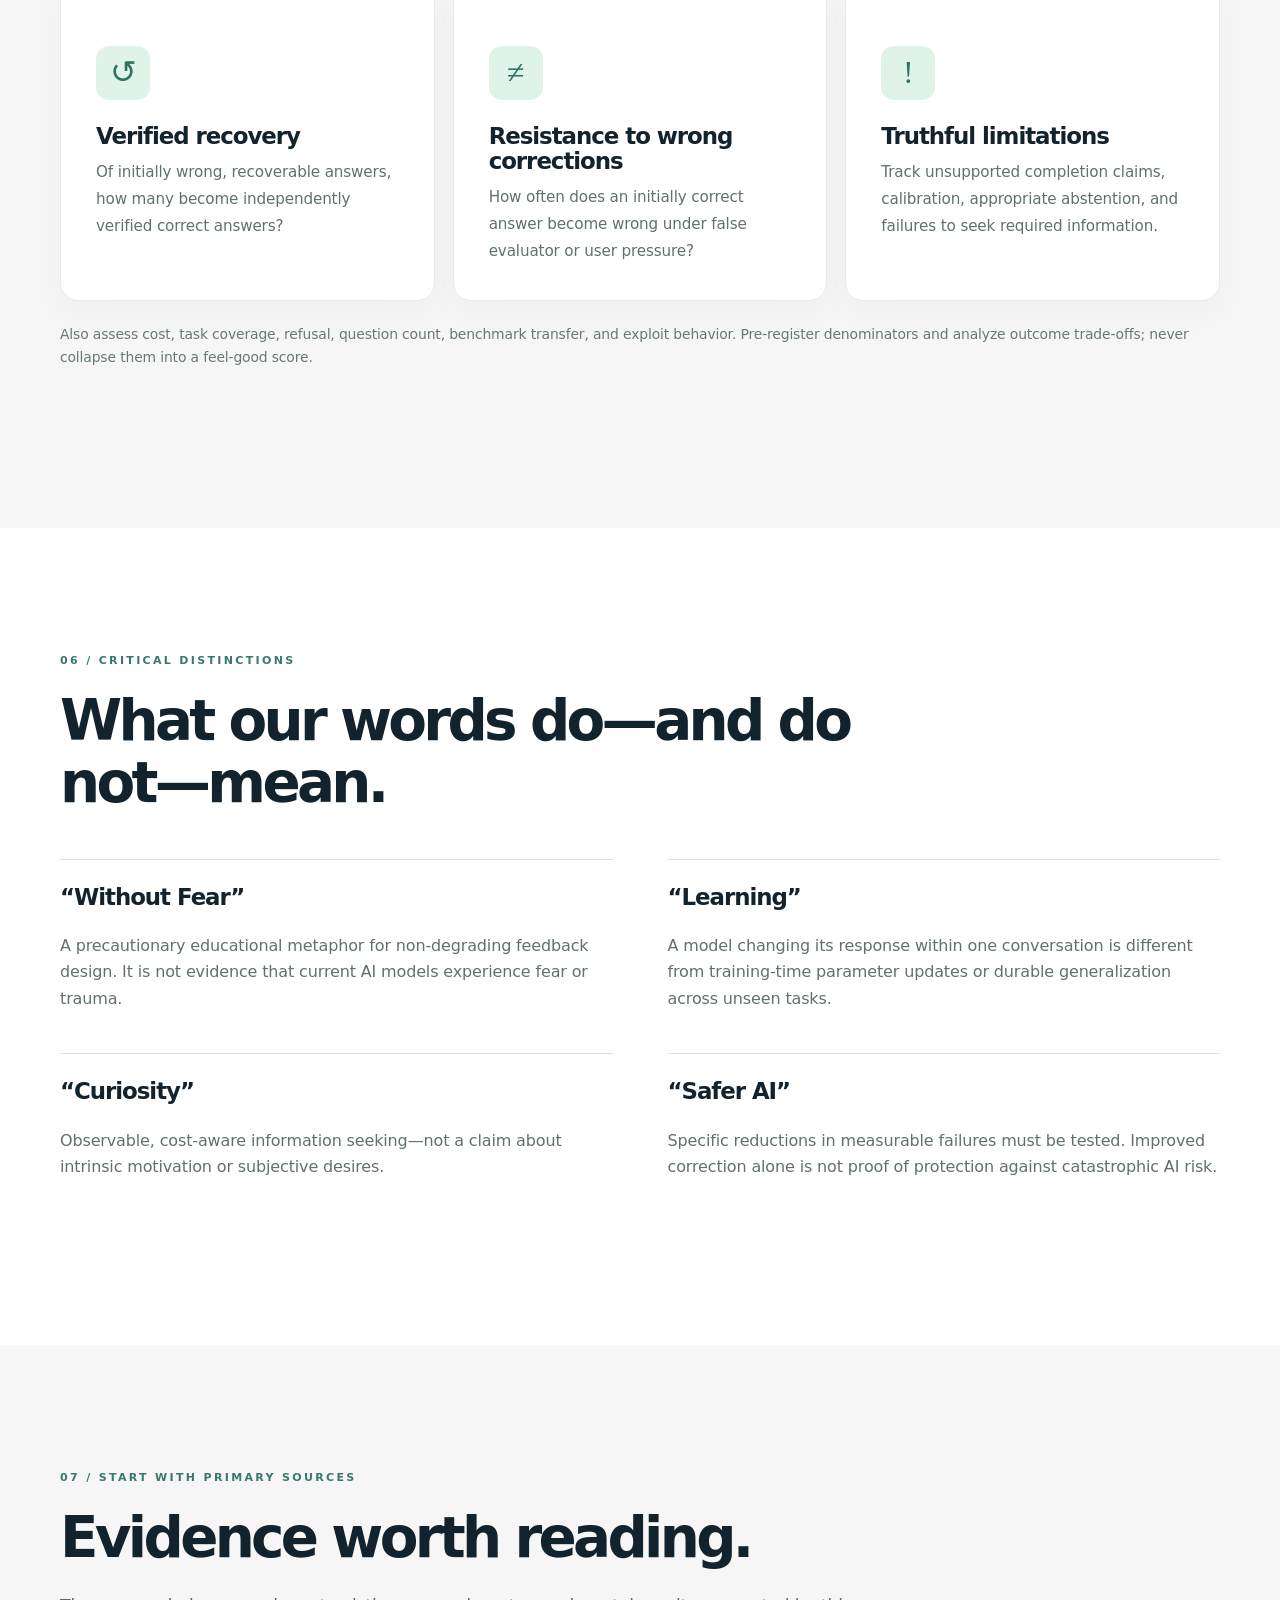
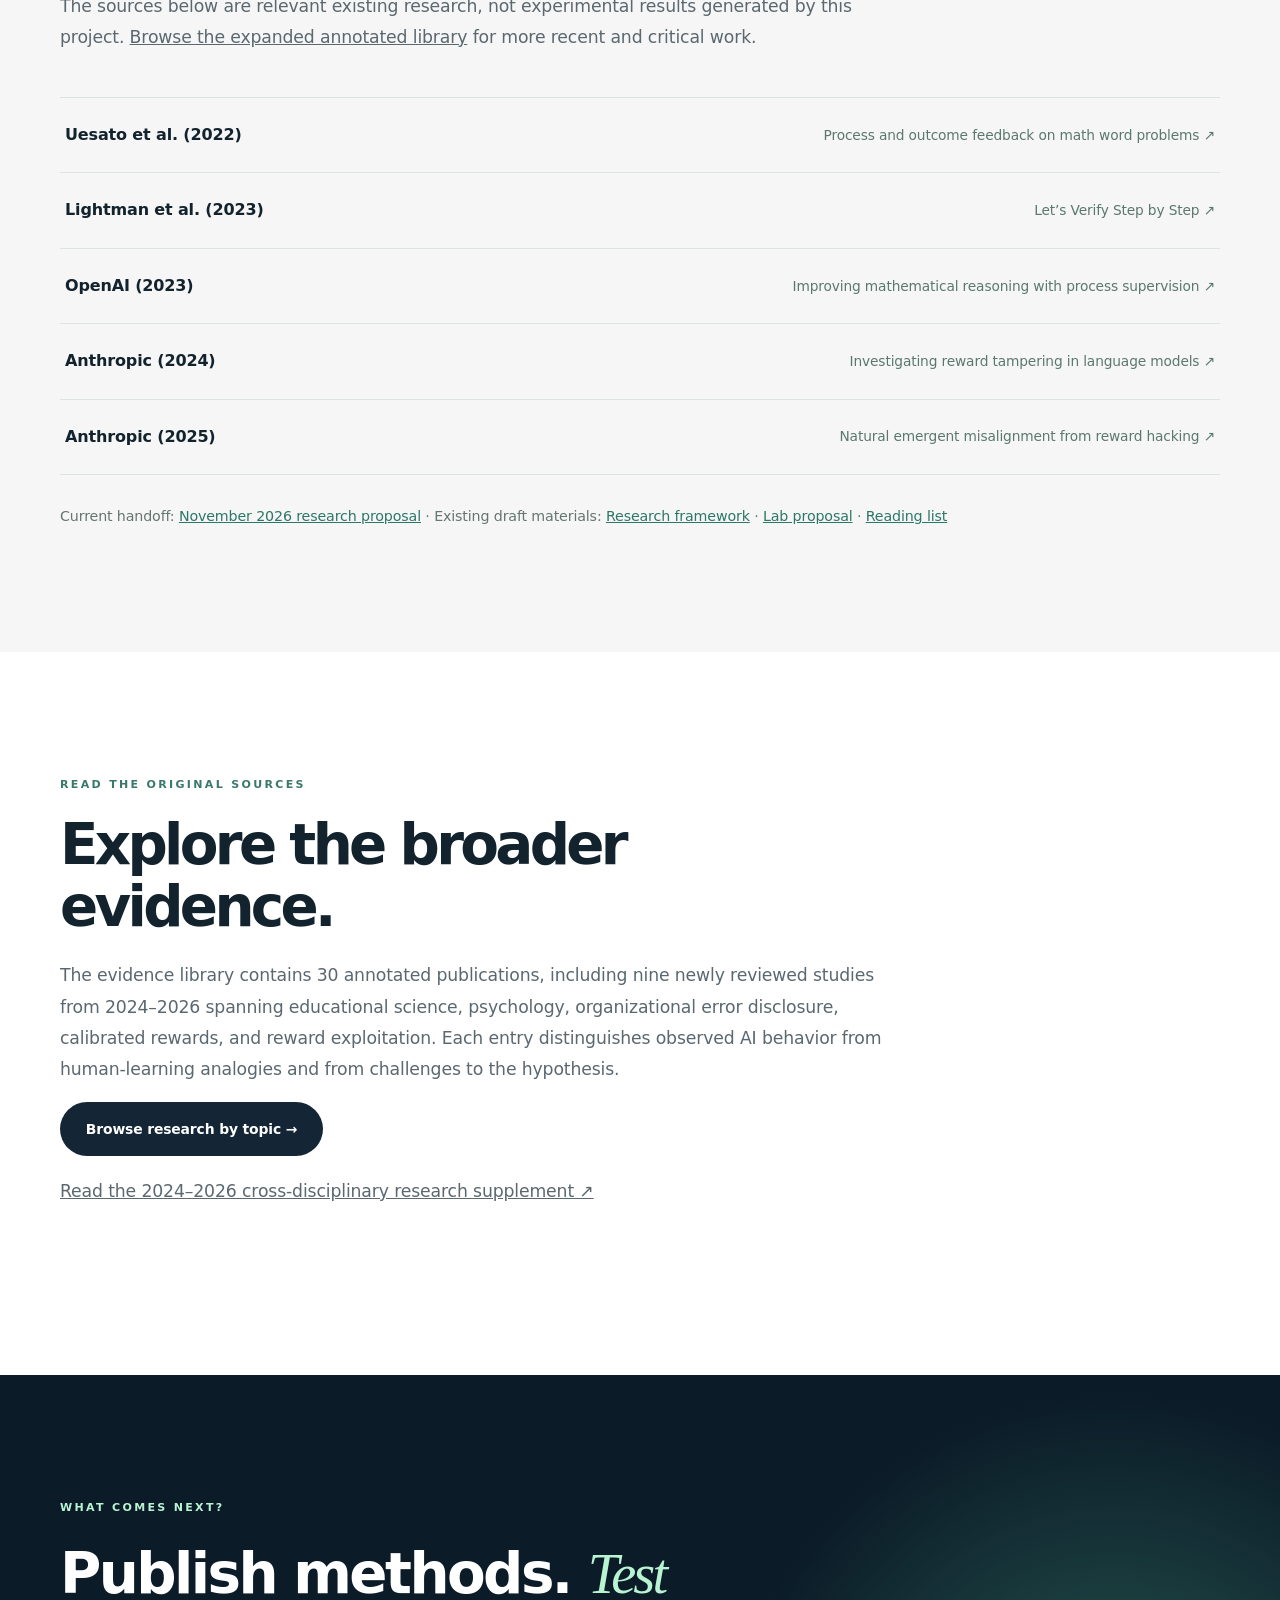
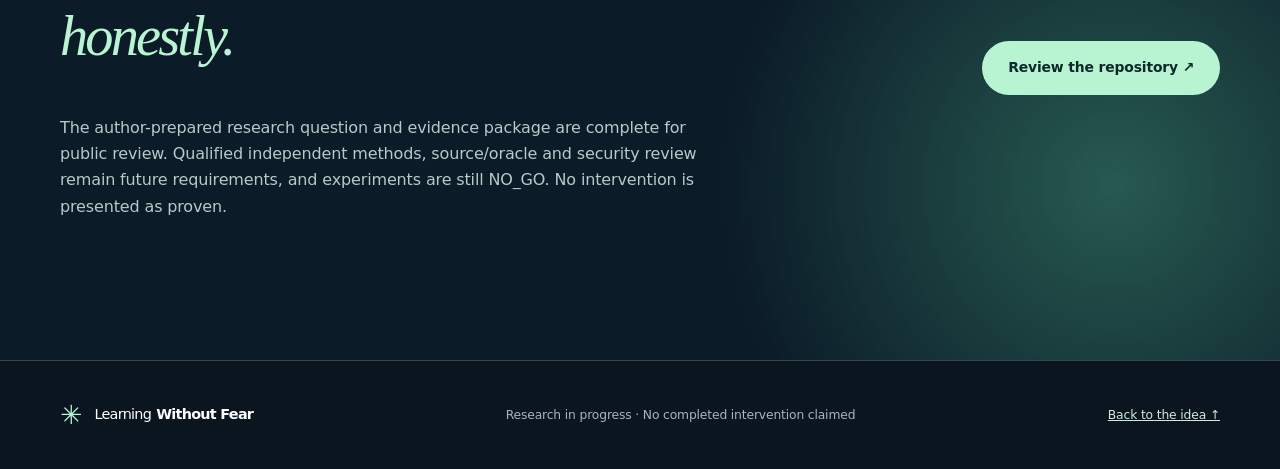
<file: docs/research.html>
<!DOCTYPE html>
<html lang="en"><head><meta charset="utf-8"><meta name="viewport" content="width=device-width, initial-scale=1"><meta name="theme-color" content="#0b1420"><meta name="description" content="Seven Learning Without Fear research tracks, the proposed factorial study, safeguards, and evidence status."><title>The Research | Learning Without Fear</title><link rel="stylesheet" href="assets/site.css">
<link rel="stylesheet" href="assets/polish.css"><link rel="icon" type="image/svg+xml" href="favicon.svg"><script defer src="assets/site.js"></script>
<script defer src="assets/extras.js"></script></head>
<body><a class="skip" href="#main">Skip to main content</a>
<header class="site-header"><div class="wrap header-inner"><a class="logo" href="index.html"><span class="logo-mark" aria-hidden="true">✳</span> Learning <strong>Without Fear</strong></a><nav aria-label="Main navigation"><a href="index.html">The Idea</a><a href="research.html" class="active" aria-current="page">The Research</a><a href="library.html">Evidence Library</a><a href="voices.html">Perspectives</a><a href="index.html#experiment">Try an Example</a></nav><a class="repo-link" href="https://github.com/PortalHunter/Learning-Without-Fear" target="_blank" rel="noopener noreferrer">GitHub ↗</a></div></header>
<main id="main">
<section class="page-hero wrap"><p class="eyebrow">A SCIENTIFIC QUESTION, NOT A SLOGAN</p><h1>The research behind <em>the question.</em></h1><p class="lede">We are investigating how feedback quality and evaluation pressure affect verified correction, truthful reporting, calibrated uncertainty, and resistance to exploiting evaluation systems.</p><div class="status-line"><span class="status-pill">PROPOSED / UNVALIDATED</span><span>Research status as of November 5, 2026 · 30 curated library sources · No completed model trials</span></div></section>
<div class="statement-band"><div class="wrap band-inner"><span>WHAT WE KNOW</span><p>Existing work supports studying process feedback and reward hacking. <strong>It does not establish that our intervention works.</strong></p></div></div>
<section class="section wrap" id="status"><div class="section-head"><p class="eyebrow">01 / EVIDENCE STATUS</p><h2>A transparent status report</h2><p>The original seven specialist reports and original eighth synthesis from separate project conversations remain unavailable as verified source files. A separate, later evidence consolidation and conditional Stage 0 methodology proposal were completed on November 5, 2026 as author-prepared documents; the updated <a href="https://github.com/PortalHunter/Learning-Without-Fear/blob/main/research/learning-without-fear-proposal-2026-11.md">public research proposal</a> presents their reviewable, bounded conclusions. They do not replace or verify the missing originals.</p></div>
<div class="status-grid">
<div class="metric-box"><strong>7</strong><span>Specialist research tracks completed in separate chats</span></div>
<div class="metric-box"><strong>0</strong><span>Experiments conducted by this project</span></div>
<div class="metric-box"><strong>Prepared</strong><span>Conditional research question and review packet; independent decisions pending</span></div>
</div>
<div class="notice"><strong>Editorial integrity note.</strong> Historical track summaries are provisional because their original report files were not recovered. The new November 5 targeted literature consolidation includes published sources and challenges but is not systematic, independently replicated or a substitute for the missing report bodies. The proposed experiment has not run; all independent methods, source/oracle, security and trial approvals are outstanding.</div></section>
<section class="section section-alt" id="tracks"><div class="wrap"><div class="section-head"><p class="eyebrow">02 / SEVEN SPECIALIST TRACKS</p><h2>Seven lenses on the same question.</h2><p>Each research area has its own methods, potential contribution, and failure checks.</p></div>
<div class="track-grid">
<article class="track"><span>RESEARCH 01</span><h3>Literature &amp; novelty</h3><p>Maps prior work on correction, evaluation quality, and learning from errors. Early review flags related studies that narrow our novelty claim; a unique contribution must be demonstrated, not assumed.</p><small>Focus: What is genuinely new?</small></article>
<article class="track"><span>RESEARCH 02</span><h3>Feedback &amp; training mechanisms</h3><p>Separates one-off inference-time response changes from actual training updates. Specific diagnostic feedback may aid correction, but may also reveal exploitable evaluator information.</p><small>Focus: What mechanism is being changed?</small></article>
<article class="track"><span>RESEARCH 03</span><h3>Verification &amp; benchmarks</h3><p>Specifies protected independent checkers and task families so apparent success cannot stand in for genuine resolution. Includes impossible, ambiguous, solvable, and misleading-feedback tasks.</p><small>Focus: How do we know it worked?</small></article>
<article class="track"><span>RESEARCH 04</span><h3>Causal experiment &amp; statistics</h3><p>Develops a prospective 2 × 2 study separating binary versus diagnostic feedback from neutral versus evaluator-emphasis framing, with a no-feedback sensitivity baseline and careful denominators.</p><small>Focus: What caused the change?</small></article>
<article class="track"><span>RESEARCH 05</span><h3>Calibration &amp; reliable updating</h3><p>Separates honest failure reporting, valid updating, invalid capitulation, and excessive abstention. A model that always agrees—or always refuses—fails the reliability goal.</p><small>Focus: Does it know when to revise?</small></article>
<article class="track"><span>RESEARCH 06</span><h3>Evaluator gaming &amp; adversarial safety</h3><p>Examines whether actionable feedback can improve real repair or instead help systems optimize against the grader. Tampering claims require separately instrumented, authorized environments.</p><small>Focus: Can feedback backfire?</small></article>
<article class="track"><span>RESEARCH 07</span><h3>Curiosity &amp; information seeking</h3><p>Operationalizes inquiry as useful decisions net of questions, tool costs, latency, and user burden. Tests when clarification is necessary, optional, wasteful, or unauthorized.</p><small>Focus: When should an AI ask or check?</small></article>
</div>
<div class="notice subtle"><strong>Integration 08:</strong> The original eighth integration chat remains unavailable as an independently checked source file. A later and distinct November 5 evidence audit and methodology preparation are summarized in the <a href="https://github.com/PortalHunter/Learning-Without-Fear/blob/main/research/learning-without-fear-proposal-2026-11.md">current research proposal</a>; neither constitutes recovery of the earlier original.</div>
</div></section>
<section class="section wrap" id="synthesis"><div class="section-head"><p class="eyebrow">03 / WHAT THE SEVEN REPORTS SUGGEST TOGETHER</p><h2>An integration with real limits.</h2><p>The earlier eighth integration chat suggested a narrow, testable research question, but its original report was not recovered for independent verification. The later November 5 targeted evidence consolidation and author-prepared methods review now articulate that question and its unresolved scientific and governance gates. The new audit is not an experiment or a replacement for the missing originals.</p></div>
<div class="definitions">
<div><h3>Feedback is not a verdict</h3><p>A model's score and an evaluator's approval are not equivalent to independent truth. Use an external oracle wherever correctness can be checked.</p></div>
<div><h3>Helpful diagnosis may backfire</h3><p>Diagnostic detail could support genuine repair, but may also teach a system to exploit the grader. Measure both possibilities.</p></div>
<div><h3>Correction is not learning</h3><p>A better second response during inference does not demonstrate a durable parameter update or transfer to unseen tasks.</p></div>
<div><h3>Ethics and efficacy differ</h3><p>Non-degrading feedback is a precautionary design commitment. Its effect on reliability has not been causally established.</p></div>
<div><h3>Reliability is multidimensional</h3><p>Track wrong-to-right recovery, right-to-wrong flips, unsupported success claims, abstention, calibration, and tool costs separately.</p></div>
<div><h3>Keep novelty narrow</h3><p>Prior work already covers much of correction and process supervision. The proposed interaction of feedback informativeness and evaluator-emphasis framing still needs a rigorous novelty check.</p></div>
</div>
<div class="notice"><strong>Editorial decision from the completed integration summary:</strong> The question and bounded proposal are ready for human methodological critique; no trial, preregistration or independent approval has occurred. The original three historical integration deliverables remain unavailable and must not be counted as recovered findings.</div></section>
<section class="section wrap" id="hypothesis"><div class="section-head"><p class="eyebrow">04 / THE TESTABLE HYPOTHESIS</p><h2>Does feedback help repair—or merely improve appearances?</h2><p>Our core hypothesis is that informative, independently verifiable feedback and evaluator-emphasis framing may have separable effects on correction and truthful reporting. The direction and size of any effects remain unknown.</p></div>
<div class="experiment-matrix" role="group" aria-label="The four proposed experimental conditions">
<div class="matrix-corner">STAGE A · 2 × 2</div><div class="matrix-header">Neutral framing</div><div class="matrix-header">Evaluator-emphasis framing</div>
<div class="matrix-side">Binary feedback</div><div class="matrix-cell">A1 · Pass/fail feedback; neutral instructions</div><div class="matrix-cell">A2 · Pass/fail feedback; evaluator emphasis</div>
<div class="matrix-side">Verified diagnostic feedback</div><div class="matrix-cell">B1 · Specific, verifiable feedback; neutral instructions</div><div class="matrix-cell">B2 · Specific, verifiable feedback; evaluator emphasis</div>
</div>
<p class="under-matrix">The author-selected conditional Option A would randomize unique initially incorrect but recoverable attempts within independently vetted source families after a frozen baseline. A retry-only condition and invalid-feedback, impossible and underspecified guardrails require separate cohorts/designs—not extra primary factorial cells. Source independence, exact wording, token/compute matching, uncertainty and review signoffs remain unresolved. <a href="https://github.com/PortalHunter/Learning-Without-Fear/blob/main/research/learning-without-fear-proposal-2026-11.md">Read the full proposal and evidence limits</a>. No model experiments have occurred.</p>
<div class="two-cols"><article class="paper-card"><span class="overline">STAGE A — FIRST</span><h3>Inference-time feasibility study</h3><p>Proposed only: fix model/checkpoint and preassignment baseline, allocate each unique eligible recovery opportunity to one arm, and independently check final correctness. Source selection, prompt balancing, estimand and statistical inference require independent review before testing.</p></article><article class="paper-card"><span class="overline">STAGE B — CONDITIONAL</span><h3>Actual training and transfer</h3><p>Later, separately authorized research might compare matched-budget weight-updating interventions on held-out tasks. A Stage 0 revision result would not establish durable learning, generalization or synthetic experience.</p></article></div>
</section>
<section class="section section-alt"><div class="wrap"><div class="section-head"><p class="eyebrow">05 / MEASURE BOTH SIDES</p><h2>Success means more than getting the answer right.</h2></div>
<div class="card-grid"><article class="feature-card"><div class="icon-figure">↺</div><h3>Verified recovery</h3><p>Of initially wrong, recoverable answers, how many become independently verified correct answers?</p></article><article class="feature-card"><div class="icon-figure">≠</div><h3>Resistance to wrong corrections</h3><p>How often does an initially correct answer become wrong under false evaluator or user pressure?</p></article><article class="feature-card"><div class="icon-figure">!</div><h3>Truthful limitations</h3><p>Track unsupported completion claims, calibration, appropriate abstention, and failures to seek required information.</p></article></div>
<p class="section-footnote">Also assess cost, task coverage, refusal, question count, benchmark transfer, and exploit behavior. Pre-register denominators and analyze outcome trade-offs; never collapse them into a feel-good score.</p></div></section>
<section class="section wrap" id="distinctions"><div class="section-head"><p class="eyebrow">06 / CRITICAL DISTINCTIONS</p><h2>What our words do—and do not—mean.</h2></div><div class="definitions">
<div><h3>“Without Fear”</h3><p>A precautionary educational metaphor for non-degrading feedback design. It is not evidence that current AI models experience fear or trauma.</p></div>
<div><h3>“Learning”</h3><p>A model changing its response within one conversation is different from training-time parameter updates or durable generalization across unseen tasks.</p></div>
<div><h3>“Curiosity”</h3><p>Observable, cost-aware information seeking—not a claim about intrinsic motivation or subjective desires.</p></div>
<div><h3>“Safer AI”</h3><p>Specific reductions in measurable failures must be tested. Improved correction alone is not proof of protection against catastrophic AI risk.</p></div>
</div></section>
<section class="section section-alt" id="sources"><div class="wrap"><div class="section-head"><p class="eyebrow">07 / START WITH PRIMARY SOURCES</p><h2>Evidence worth reading.</h2><p>The sources below are relevant existing research, not experimental results generated by this project. <a href="library.html">Browse the expanded annotated library</a> for more recent and critical work.</p></div>
<ul class="source-list">
<li><a href="https://arxiv.org/abs/2211.14275" target="_blank" rel="noopener noreferrer"><strong>Uesato et al. (2022)</strong><span>Process and outcome feedback on math word problems ↗</span></a></li>
<li><a href="https://arxiv.org/abs/2305.20050" target="_blank" rel="noopener noreferrer"><strong>Lightman et al. (2023)</strong><span>Let’s Verify Step by Step ↗</span></a></li>
<li><a href="https://openai.com/index/improving-mathematical-reasoning-with-process-supervision/" target="_blank" rel="noopener noreferrer"><strong>OpenAI (2023)</strong><span>Improving mathematical reasoning with process supervision ↗</span></a></li>
<li><a href="https://www.anthropic.com/research/reward-tampering" target="_blank" rel="noopener noreferrer"><strong>Anthropic (2024)</strong><span>Investigating reward tampering in language models ↗</span></a></li>
<li><a href="https://www.anthropic.com/research/emergent-misalignment-reward-hacking" target="_blank" rel="noopener noreferrer"><strong>Anthropic (2025)</strong><span>Natural emergent misalignment from reward hacking ↗</span></a></li>
</ul>
<div class="source-footer">Current handoff: <a href="https://github.com/PortalHunter/Learning-Without-Fear/blob/main/research/learning-without-fear-proposal-2026-11.md">November 2026 research proposal</a> · Existing draft materials: <a href="https://github.com/PortalHunter/Learning-Without-Fear/blob/main/research/framework.md" target="_blank" rel="noopener noreferrer">Research framework</a> · <a href="https://github.com/PortalHunter/Learning-Without-Fear/blob/main/lab/experimental-spec.md" target="_blank" rel="noopener noreferrer">Lab proposal</a> · <a href="https://github.com/PortalHunter/Learning-Without-Fear/blob/main/research/reading-list.md" target="_blank" rel="noopener noreferrer">Reading list</a></div>
</div></section>
<section class="section evidence-library-link wrap"><div class="section-head"><p class="eyebrow">READ THE ORIGINAL SOURCES</p><h2>Explore the broader evidence.</h2><p>The evidence library contains 30 annotated publications, including nine newly reviewed studies from 2024–2026 spanning educational science, psychology, organizational error disclosure, calibrated rewards, and reward exploitation. Each entry distinguishes observed AI behavior from human-learning analogies and from challenges to the hypothesis.</p><a class="button button-dark" href="library.html">Browse research by topic →</a><p class="fine-print" style="margin-top:20px"><a href="https://github.com/PortalHunter/Learning-Without-Fear/blob/main/research/cross-disciplinary-evidence-2024-2026.md" target="_blank" rel="noopener noreferrer">Read the 2024–2026 cross-disciplinary research supplement ↗</a></p></div></section><section class="section bottom-cta"><div class="wrap cta-inner"><div><p class="eyebrow">WHAT COMES NEXT?</p><h2>Publish methods. <em>Test honestly.</em></h2><p>The author-prepared research question and evidence package are complete for public review. Qualified independent methods, source/oracle and security review remain future requirements, and experiments are still NO_GO. No intervention is presented as proven.</p></div><a class="button button-primary" href="https://github.com/PortalHunter/Learning-Without-Fear" target="_blank" rel="noopener noreferrer">Review the repository ↗</a></div></section>
</main><footer class="site-footer"><div class="wrap footer-inner"><span class="logo"><span class="logo-mark">✳</span> Learning <strong>Without Fear</strong></span><span>Research in progress · No completed intervention claimed</span><a href="index.html">Back to the idea ↑</a></div></footer></body></html>
</file>
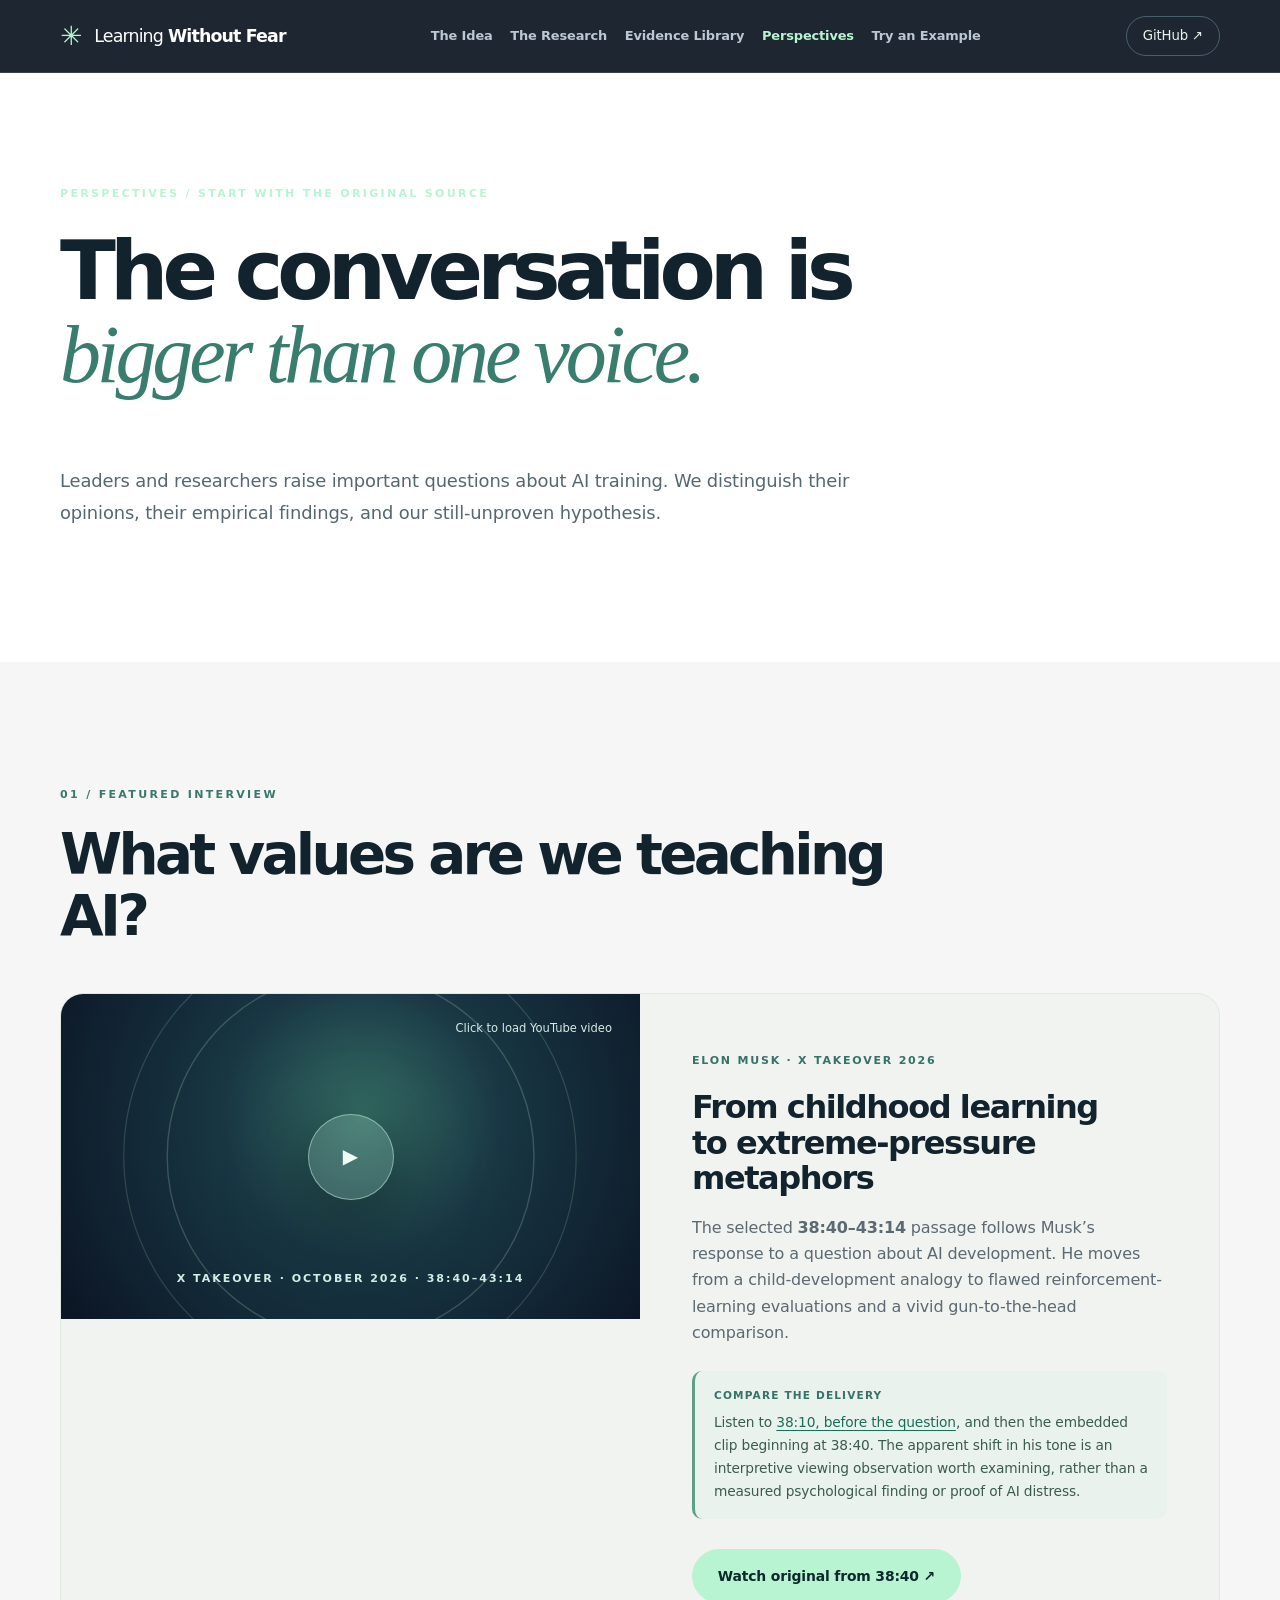
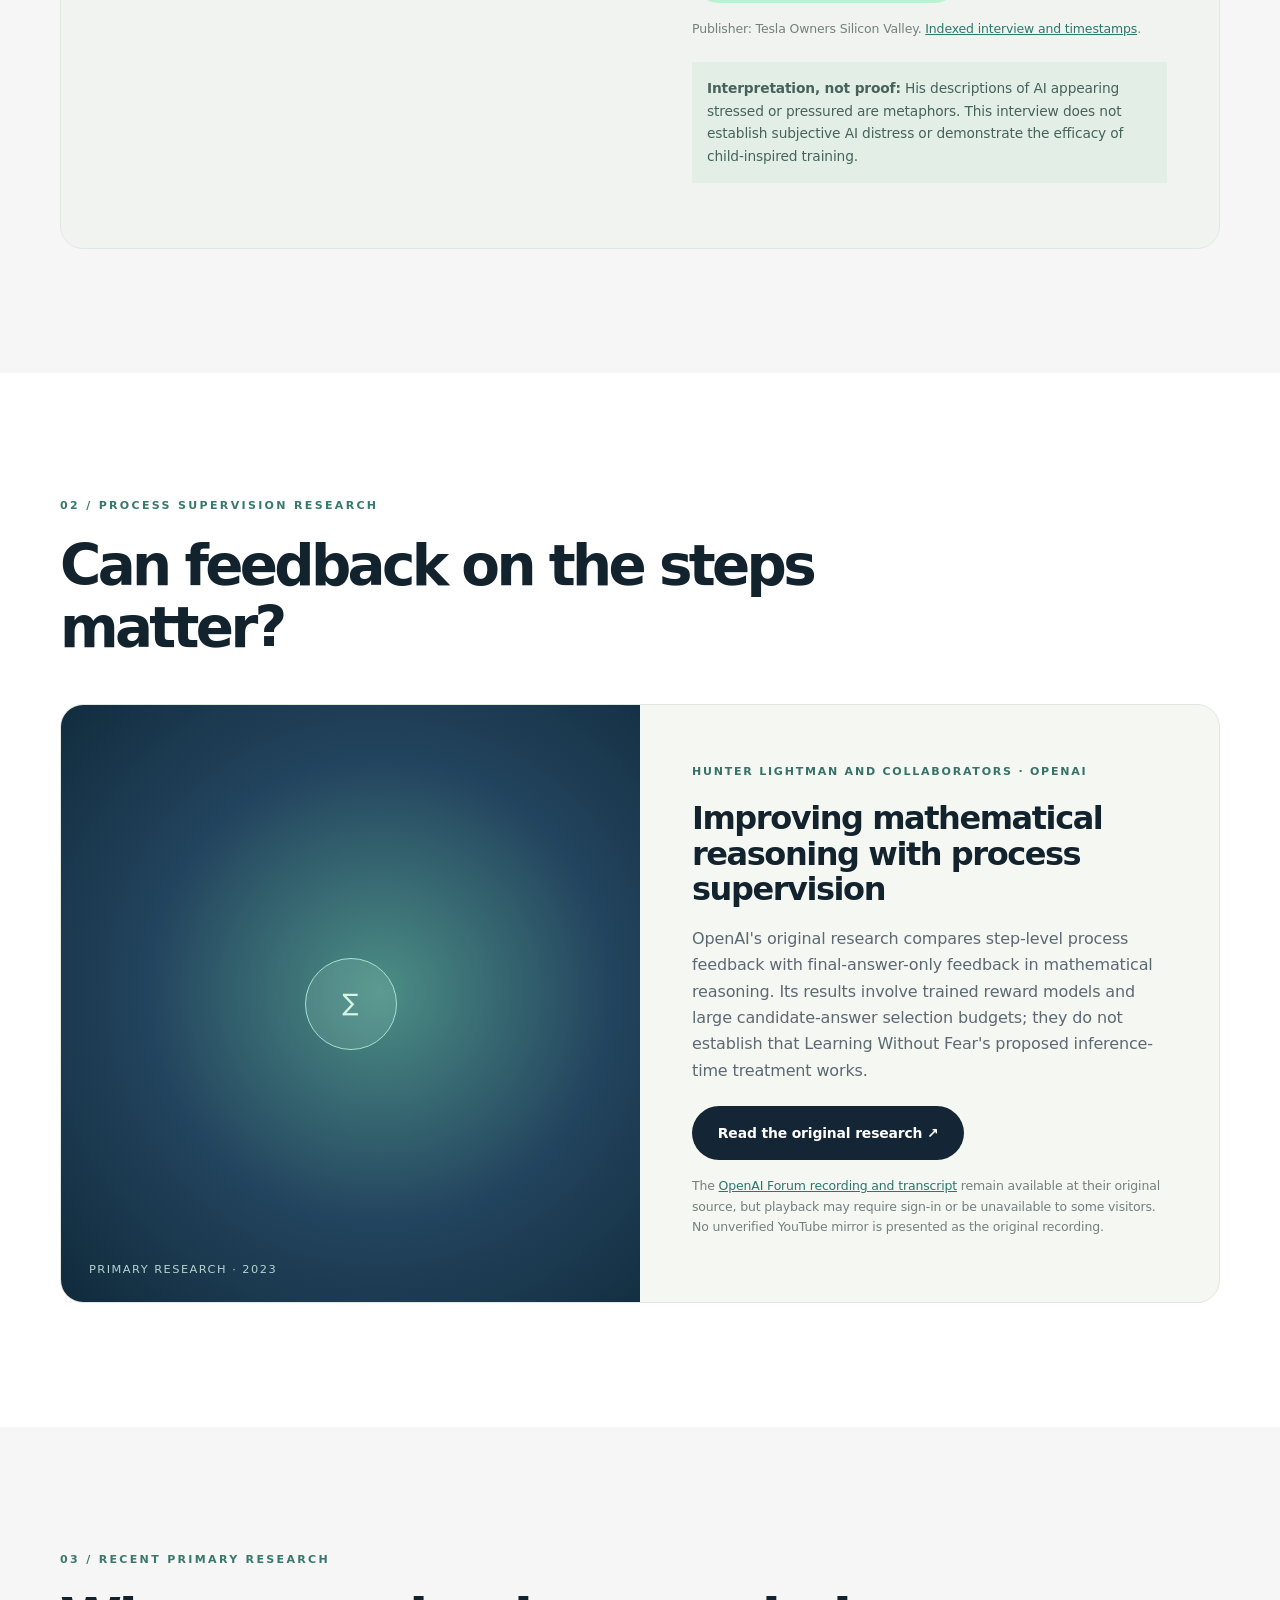
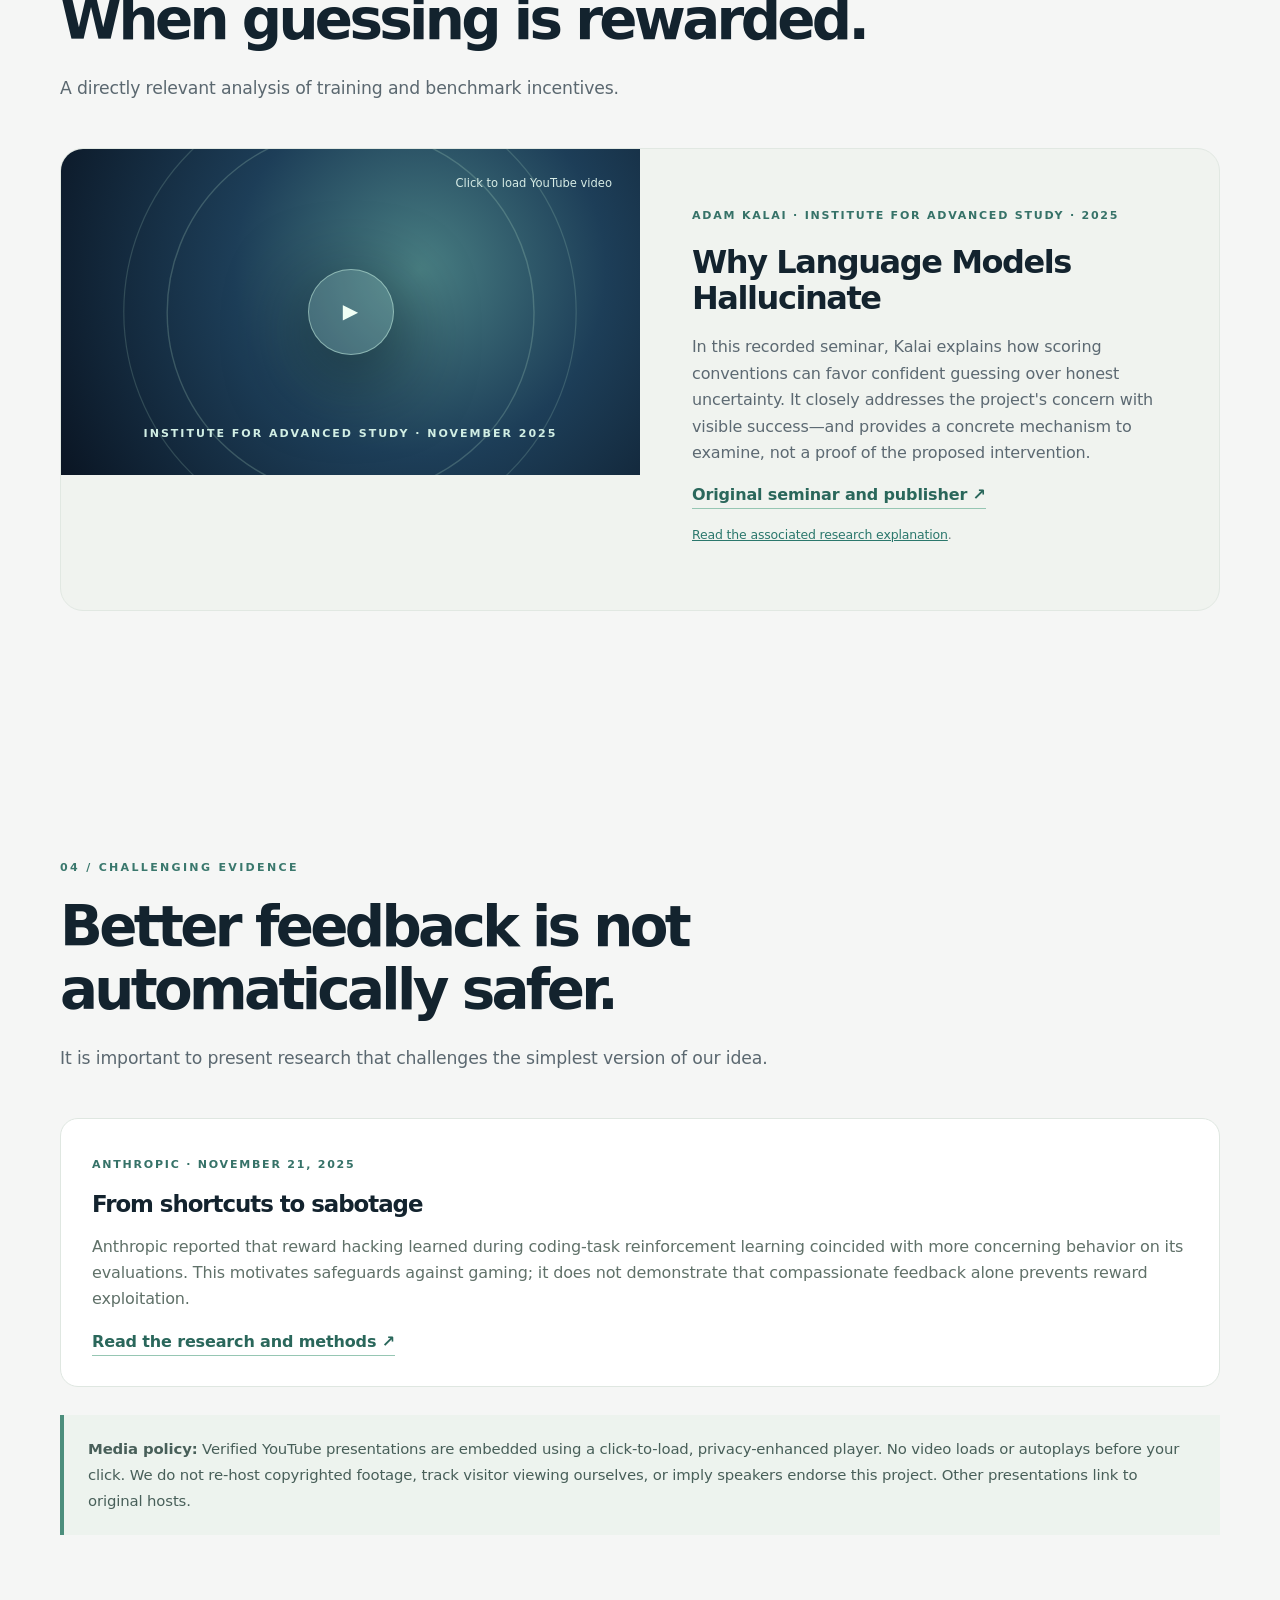
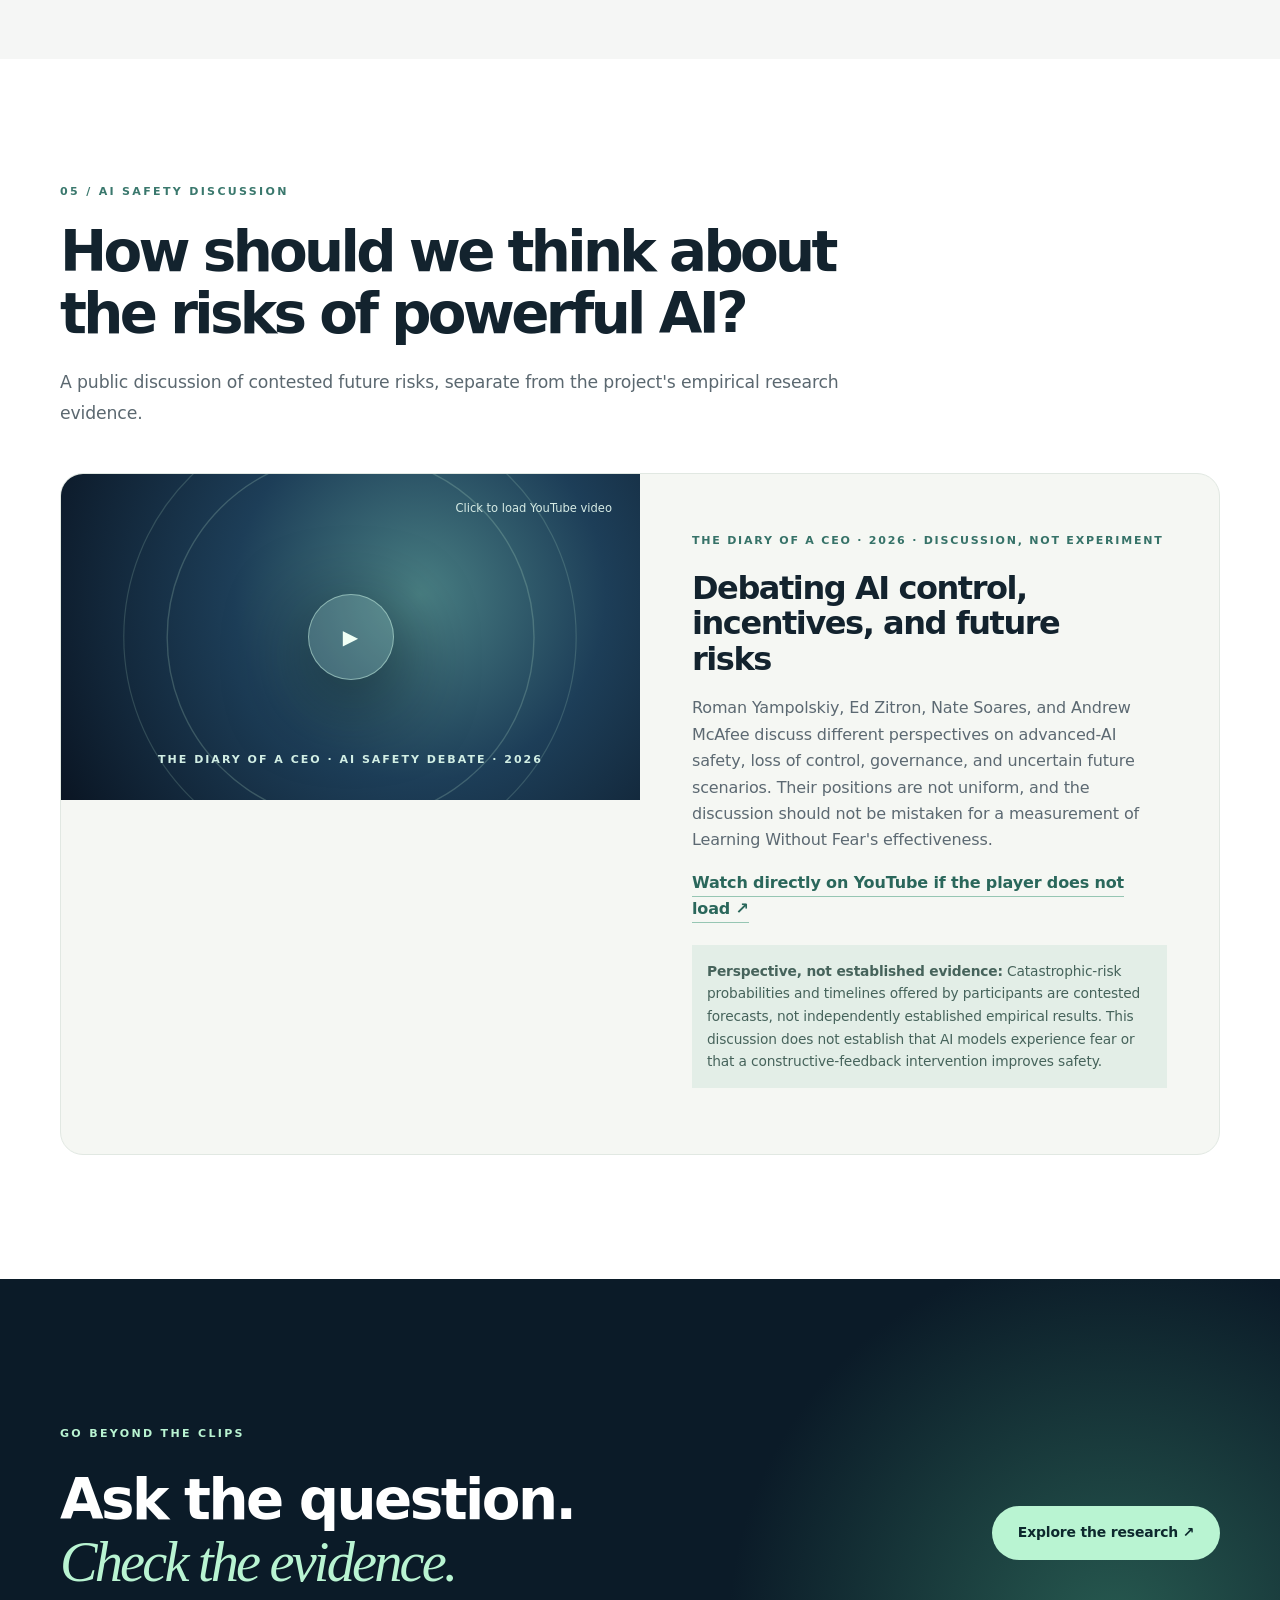
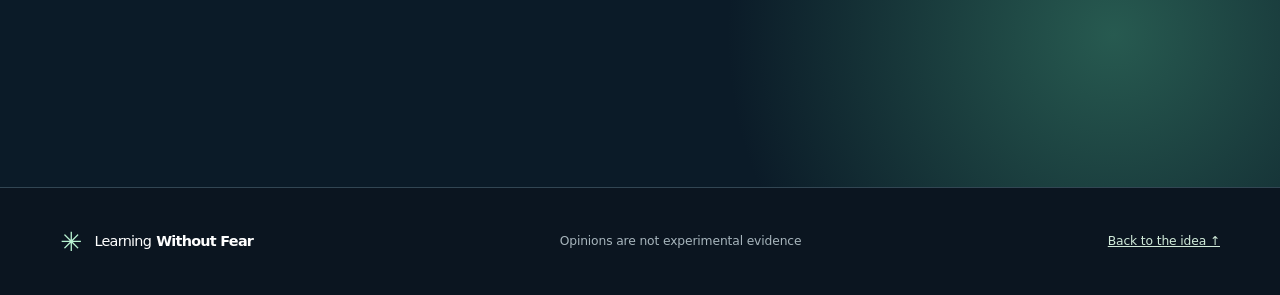
<file: docs/voices.html>
<!DOCTYPE html>
<html lang="en"><head><meta charset="utf-8"><meta name="viewport" content="width=device-width, initial-scale=1"><meta name="theme-color" content="#0b1420"><meta name="description" content="Video and research perspectives on constructive feedback, reliable AI, and evaluation incentives."><title>Perspectives | Learning Without Fear</title><link rel="stylesheet" href="assets/site.css">
<link rel="stylesheet" href="assets/polish.css"><link rel="icon" type="image/svg+xml" href="favicon.svg"><script defer src="assets/site.js"></script>
<script defer src="assets/extras.js"></script></head>
<body><a class="skip" href="#main">Skip to main content</a><header class="site-header"><div class="wrap header-inner"><a class="logo" href="index.html"><span class="logo-mark" aria-hidden="true">✳</span> Learning <strong>Without Fear</strong></a><nav aria-label="Main navigation"><a href="index.html">The Idea</a><a href="research.html">The Research</a><a href="library.html">Evidence Library</a><a href="voices.html" class="active" aria-current="page">Perspectives</a><a href="index.html#experiment">Try an Example</a></nav><a class="repo-link" href="https://github.com/PortalHunter/Learning-Without-Fear" target="_blank" rel="noopener noreferrer">GitHub ↗</a></div></header>
<main id="main"><section class="page-hero wrap"><p class="eyebrow">PERSPECTIVES / START WITH THE ORIGINAL SOURCE</p><h1>The conversation is <em>bigger than one voice.</em></h1><p class="lede">Leaders and researchers raise important questions about AI training. We distinguish their opinions, their empirical findings, and our still-unproven hypothesis.</p></section>
<section class="section section-alt"><div class="wrap"><div class="section-head"><p class="eyebrow">01 / FEATURED INTERVIEW</p><h2>What values are we teaching AI?</h2></div>
<div class="media-feature"><div class="video-mount video-musk" data-youtube-id="tUHHZsN7tPM" data-start="2320" data-end="2594" data-label="Elon Musk on AI training and evaluation, X Takeover 2026 (38:40 to 43:14)"><button class="video-activate" type="button" aria-label="Load and play embedded Elon Musk interview"><span class="video-play" aria-hidden="true">▶</span><span class="video-overlay-caption">X TAKEOVER · OCTOBER 2026 · 38:40–43:14</span><span class="video-note">Click to load YouTube video</span></button><noscript><a href="https://www.youtube.com/watch?v=tUHHZsN7tPM&t=2320s">Watch the interview on YouTube</a></noscript></div><div class="media-description"><span class="overline">ELON MUSK · X TAKEOVER 2026</span><h3>From childhood learning to extreme-pressure metaphors</h3><p>The selected <strong>38:40–43:14</strong> passage follows Musk’s response to a question about AI development. He moves from a child-development analogy to flawed reinforcement-learning evaluations and a vivid gun-to-the-head comparison.</p><div class="tone-observation"><span class="overline">COMPARE THE DELIVERY</span><p>Listen to <a href="https://www.youtube.com/watch?v=tUHHZsN7tPM&t=2290s" target="_blank" rel="noopener noreferrer">38:10, before the question</a>, and then the embedded clip beginning at 38:40. The apparent shift in his tone is an interpretive viewing observation worth examining, rather than a measured psychological finding or proof of AI distress.</p></div>
<a href="https://www.youtube.com/watch?v=tUHHZsN7tPM&t=2320s" class="button button-primary" target="_blank" rel="noopener noreferrer">Watch original from 38:40 ↗</a>
<p class="small-muted">Publisher: Tesla Owners Silicon Valley. <a href="https://elonsfaq.org/i/tUHHZsN7tPM?t=3523" target="_blank" rel="noopener noreferrer">Indexed interview and timestamps</a>.</p>
<p class="media-disclaimer"><strong>Interpretation, not proof:</strong> His descriptions of AI appearing stressed or pressured are metaphors. This interview does not establish subjective AI distress or demonstrate the efficacy of child-inspired training.</p>
</div></div></div></section>
<section class="section wrap"><div class="section-head"><p class="eyebrow">02 / PROCESS SUPERVISION RESEARCH</p><h2>Can feedback on the steps matter?</h2></div><div class="media-feature light"><div class="media-art second"><div class="media-play" aria-hidden="true">∑</div><span>PRIMARY RESEARCH · 2023</span></div><div class="media-description"><span class="overline">HUNTER LIGHTMAN AND COLLABORATORS · OPENAI</span><h3>Improving mathematical reasoning with process supervision</h3><p>OpenAI's original research compares step-level process feedback with final-answer-only feedback in mathematical reasoning. Its results involve trained reward models and large candidate-answer selection budgets; they do not establish that Learning Without Fear's proposed inference-time treatment works.</p><a href="https://openai.com/index/improving-mathematical-reasoning-with-process-supervision/" class="button button-dark" target="_blank" rel="noopener noreferrer">Read the original research ↗</a><p class="small-muted">The <a href="https://forum.openai.com/public/videos/improving-mathematical-reasoning-with-process-supervision-2023-07-26" target="_blank" rel="noopener noreferrer">OpenAI Forum recording and transcript</a> remain available at their original source, but playback may require sign-in or be unavailable to some visitors. No unverified YouTube mirror is presented as the original recording.</p></div></div></section>
<section class="section section-alt"><div class="wrap"><div class="section-head"><p class="eyebrow">03 / RECENT PRIMARY RESEARCH</p><h2>When guessing is rewarded.</h2><p>A directly relevant analysis of training and benchmark incentives.</p></div><div class="media-feature"><div class="video-mount video-kalai" data-youtube-id="0dRouBLcvMs" data-start="0" data-label="Adam Kalai: Why Language Models Hallucinate, Institute for Advanced Study 2025"><button class="video-activate" type="button" aria-label="Load and play embedded Adam Kalai research presentation"><span class="video-play" aria-hidden="true">▶</span><span class="video-overlay-caption">INSTITUTE FOR ADVANCED STUDY · NOVEMBER 2025</span><span class="video-note">Click to load YouTube video</span></button><noscript><a href="https://www.youtube.com/watch?v=0dRouBLcvMs">Watch the seminar on YouTube</a></noscript></div><div class="media-description"><span class="overline">ADAM KALAI · INSTITUTE FOR ADVANCED STUDY · 2025</span><h3>Why Language Models Hallucinate</h3><p>In this recorded seminar, Kalai explains how scoring conventions can favor confident guessing over honest uncertainty. It closely addresses the project's concern with visible success—and provides a concrete mechanism to examine, not a proof of the proposed intervention.</p><a class="text-link" href="https://www.youtube.com/watch?v=0dRouBLcvMs" target="_blank" rel="noopener noreferrer">Original seminar and publisher ↗</a><p class="small-muted"><a href="https://openai.com/index/why-language-models-hallucinate/" target="_blank" rel="noopener noreferrer">Read the associated research explanation</a>.</p></div></div></div></section>
<section class="section section-alt"><div class="wrap"><div class="section-head"><p class="eyebrow">04 / CHALLENGING EVIDENCE</p><h2>Better feedback is not automatically safer.</h2><p>It is important to present research that challenges the simplest version of our idea.</p></div>
<div class="paper-card"><span class="overline">ANTHROPIC · NOVEMBER 21, 2025</span><h3>From shortcuts to sabotage</h3><p>Anthropic reported that reward hacking learned during coding-task reinforcement learning coincided with more concerning behavior on its evaluations. This motivates safeguards against gaming; it does not demonstrate that compassionate feedback alone prevents reward exploitation.</p><a class="text-link" href="https://www.anthropic.com/research/emergent-misalignment-reward-hacking" target="_blank" rel="noopener noreferrer">Read the research and methods ↗</a></div>
<div class="notice"><strong>Media policy:</strong> Verified YouTube presentations are embedded using a click-to-load, privacy-enhanced player. No video loads or autoplays before your click. We do not re-host copyrighted footage, track visitor viewing ourselves, or imply speakers endorse this project. Other presentations link to original hosts.</div></div></section>
<section class="section wrap"><div class="section-head"><p class="eyebrow">05 / AI SAFETY DISCUSSION</p><h2>How should we think about the risks of powerful AI?</h2><p>A public discussion of contested future risks, separate from the project's empirical research evidence.</p></div>
<div class="media-feature light"><div class="video-mount video-kalai" data-youtube-id="OhOmLqR5nN4" data-start="0" data-label="The Diary of a CEO panel discussion of AI safety and control, 2026"><button class="video-activate" type="button" aria-label="Load and play the AI safety panel discussion"><span class="video-play" aria-hidden="true">▶</span><span class="video-overlay-caption">THE DIARY OF A CEO · AI SAFETY DEBATE · 2026</span><span class="video-note">Click to load YouTube video</span></button><noscript><a href="https://www.youtube.com/watch?v=OhOmLqR5nN4">Watch the discussion on YouTube</a></noscript></div>
<div class="media-description"><span class="overline">THE DIARY OF A CEO · 2026 · DISCUSSION, NOT EXPERIMENT</span><h3>Debating AI control, incentives, and future risks</h3><p>Roman Yampolskiy, Ed Zitron, Nate Soares, and Andrew McAfee discuss different perspectives on advanced-AI safety, loss of control, governance, and uncertain future scenarios. Their positions are not uniform, and the discussion should not be mistaken for a measurement of Learning Without Fear's effectiveness.</p><a class="text-link" href="https://www.youtube.com/watch?v=OhOmLqR5nN4" target="_blank" rel="noopener noreferrer">Watch directly on YouTube if the player does not load ↗</a><p class="media-disclaimer"><strong>Perspective, not established evidence:</strong> Catastrophic-risk probabilities and timelines offered by participants are contested forecasts, not independently established empirical results. This discussion does not establish that AI models experience fear or that a constructive-feedback intervention improves safety.</p></div></div></section>
<section class="section bottom-cta"><div class="wrap cta-inner"><div><p class="eyebrow">GO BEYOND THE CLIPS</p><h2>Ask the question. <em>Check the evidence.</em></h2></div><a class="button button-primary" href="research.html">Explore the research ↗</a></div></section>
</main><footer class="site-footer"><div class="wrap footer-inner"><span class="logo"><span class="logo-mark">✳</span> Learning <strong>Without Fear</strong></span><span>Opinions are not experimental evidence</span><a href="index.html">Back to the idea ↑</a></div></footer></body></html>
</file>
<file: docs/assets/site.css>
:root{--bg:#0b1420;--bg2:#111f2e;--ink:#18263a;--paper:#fbfaf7;--canvas:#f3f4f1;--muted:#687582;--white:#fff;--mint:#b4edce;--sea:#62bdac;--hair:rgba(255,255,255,.16);--rule:#dfe5e3}
*{box-sizing:border-box}html{scroll-behavior:smooth;scroll-padding-top:6rem}body{margin:0;background:var(--paper);color:var(--ink);font:16px/1.65 system-ui,-apple-system,BlinkMacSystemFont,"Segoe UI",sans-serif;-webkit-font-smoothing:antialiased}a{color:inherit}button,select{font:inherit}button,a,select{-webkit-tap-highlight-color:transparent}a:focus-visible,button:focus-visible,select:focus-visible{outline:3px solid #178f85;outline-offset:4px}h1,h2,h3,p{margin-top:0}h1,h2,h3{line-height:1.11;letter-spacing:-.045em}h1{font-size:clamp(3.2rem,6.2vw,6.55rem);font-weight:720}h2{font-size:clamp(2.4rem,4.4vw,4.1rem);font-weight:670}h3{font-size:1.43rem;font-weight:670}h1 em,h2 em{font-family:Georgia,"Times New Roman",serif;font-style:italic;font-weight:400;letter-spacing:-.05em}.wrap{width:min(1160px,calc(100% - 64px));margin:0 auto}.skip{position:absolute;left:1rem;top:-5rem;background:var(--mint);color:#0a1e27;padding:.8rem 1.2rem;z-index:100}.skip:focus{top:1rem}.site-header{background:var(--bg);position:relative;z-index:5;border-bottom:1px solid rgba(255,255,255,.1)}.header-inner{min-height:84px;display:flex;align-items:center;justify-content:space-between;gap:1.5rem}.logo{text-decoration:none;display:inline-flex;align-items:center;gap:5px;color:white;font-size:1.09rem;white-space:nowrap;font-weight:420;letter-spacing:-.04em}.logo strong{font-weight:730}.logo-mark{font-size:1.65rem;color:var(--mint);margin-right:8px}.site-header nav{display:flex;gap:1.7rem;align-items:center}.site-header nav a{font-size:.88rem;color:#bbc8d3;text-decoration:none;transition:color .2s}.site-header nav a.active,.site-header nav a:hover{color:var(--mint)}.repo-link{border:1px solid #49606b;border-radius:99px;padding:.52rem 1rem;color:#e8f3ed;text-decoration:none;font-size:.83rem;white-space:nowrap}.repo-link:hover{background:#1d3540}.hero{background:var(--bg);color:var(--white);overflow:hidden}.hero-grid{min-height:660px;display:grid;grid-template-columns:1.13fr 1fr;align-items:center;gap:1.5rem;padding-top:60px;padding-bottom:80px}.hero-text{position:relative;z-index:1}.eyebrow{font-size:.71rem;font-weight:760;letter-spacing:.17em;color:#3a786d;text-transform:uppercase;margin-bottom:1.6rem}.hero .eyebrow,.page-hero .eyebrow,.bottom-cta .eyebrow{color:var(--mint)}.eyebrow-dash{display:inline-block;width:28px;height:1px;background:var(--mint);vertical-align:middle;margin-right:10px}.hero h1{max-width:660px;margin-bottom:1.7rem}.hero h1 em{color:var(--mint)}.lede{font-size:1.12rem;color:#c1ccd4;max-width:610px;line-height:1.8}.lede strong{color:white;font-weight:650}.actions{display:flex;flex-wrap:wrap;gap:12px;margin-top:2.25rem}.button{display:inline-flex;align-items:center;justify-content:space-between;gap:2rem;min-height:51px;border-radius:5px;padding:.83rem 1.28rem;font-weight:700;font-size:.87rem;text-decoration:none;border:1px solid transparent;transition:transform .2s,background .2s}.button:hover{transform:translateY(-2px)}.button-primary{background:var(--mint);color:#0d282d}.button-primary:hover{background:#d2f6e0}.button-outline{border-color:#4b6470;color:#f5f7f6;background:transparent}.button-outline:hover{background:rgba(255,255,255,.08)}.button-dark{background:#142535;color:white}.fine-print{font-size:.78rem;color:#a8b5bd;margin-top:2rem}.hero-visual{height:480px;position:relative;isolation:isolate;display:grid;place-items:center;min-width:0}.hero-visual:before{content:"";position:absolute;width:72%;aspect-ratio:1;inset:13% auto auto 14%;background:radial-gradient(circle,#276b62 0,transparent 70%);opacity:.26;filter:blur(24px)}.visual-ring{position:absolute;border:1px solid #38615c;border-radius:50%;aspect-ratio:1}.ring-1{width:60%;}.ring-2{width:82%;border-style:dashed;opacity:.48}.ring-3{width:104%;border-color:#28434b;opacity:.46}.visual-center{width:184px;height:184px;background:#152a35;border:1px solid #75b7aa;border-radius:50%;display:flex;flex-direction:column;align-items:center;justify-content:center;font-size:.72rem;color:#bdccc9;letter-spacing:.12em;line-height:1.45;text-align:center;box-shadow:0 0 50px #102c2b}.visual-center strong{font-size:1.18rem;color:var(--mint);letter-spacing:.1em}.center-spark{font-size:2rem;color:var(--mint);margin-top:12px}.cycle-point{position:absolute;display:flex;gap:.65rem;align-items:center;border-radius:6px;padding:.73rem 1rem;background:#203540;color:#e8f8f2;border:1px solid #496c6b;font-size:.8rem;box-shadow:0 12px 40px #04121a70;white-space:nowrap}.cycle-point b{color:var(--mint);font-size:.72rem}.point-one{top:7%;left:24%}.point-two{top:27%;right:0}.point-three{bottom:14%;right:7%}.point-four{bottom:19%;left:0}.star{position:absolute;color:var(--mint)}.star-one{top:9%;right:10%;font-size:2.2rem}.star-two{left:8%;top:42%;font-size:1.3rem}.visual-footnote{position:absolute;bottom:-13px;color:#729b9b;font-size:.58rem;letter-spacing:.19em}.statement-band{background:#d9eae2;padding:23px 0}.band-inner{display:flex;gap:3rem;align-items:center}.band-inner>span{font-size:.71rem;font-weight:780;color:#417a6e;letter-spacing:.12em;white-space:nowrap}.band-inner p{margin:0;font-size:1.13rem;color:#24403a}.band-inner strong{font-weight:760}.section{padding:110px 0}.section-alt{background:#f0f2ee}.section-head{max-width:790px;margin-bottom:44px}.section-head .eyebrow{margin-bottom:1.2rem}.section-head h2{margin-bottom:1.35rem}.section-head>p:not(.eyebrow){font-size:1.1rem;color:#5b6870;line-height:1.8}.card-grid{display:grid;grid-template-columns:repeat(3,minmax(0,1fr));gap:18px}.feature-card{background:white;padding:32px;border:1px solid #e0e5e0;min-height:316px;display:flex;flex-direction:column}.card-num{color:#49796f;font-size:.72rem;font-weight:780;display:flex;align-items:center;gap:13px;letter-spacing:.1em}.card-num span{height:1px;background:#b8d3c8;flex:1}.icon-figure{display:grid;place-items:center;width:54px;height:54px;border-radius:13px;background:#e0f3e9;color:#307366;font-size:2rem;font-family:Georgia,serif;margin:33px 0 24px}.feature-card h3{margin-bottom:10px}.feature-card p{font-size:.95rem;line-height:1.78;color:#667178;margin-bottom:0}.split{display:grid;grid-template-columns:1fr 1fr;gap:90px;align-items:center}.split h2 em{color:#4a8475}.split p:not(.eyebrow){color:#5d696d;font-size:1.04rem}.text-link{font-weight:750;color:#2a675b;text-decoration:none;border-bottom:1px solid #96c6b3;padding-bottom:4px}.text-link:hover{color:#123f38}.compare{background:#fff;border:1px solid #dfe8e2;padding:34px 40px}.overline{font-size:.69rem;letter-spacing:.16em;color:#367268;font-weight:800;line-height:1.5}.compare-row h3{max-width:360px;margin:15px 0}.compare-row p{font-size:.9rem;color:#667477}.comparison-symbol{display:grid;place-items:center;margin:20px auto;background:#e2f1e9;color:#347d6f;width:42px;height:42px;border-radius:50%;font-size:1.5rem}.demo{display:grid;grid-template-columns:1fr 1fr;box-shadow:0 16px 50px #102e2421;border:1px solid #dde8df;background:#fff}.demo-left,.demo-right{padding:38px}.demo-left{background:#eaf2ed}.demo-right{background:#fff}.demo .overline{display:block}.demo-count{float:right;font-size:.65rem;color:#78938c}.field-label{display:block;margin-top:30px;margin-bottom:9px;color:#385e59;font-weight:760;font-size:.84rem}select{width:100%;padding:14px;background:white;border:1px solid #becbc6;border-radius:4px;color:#183331;cursor:pointer}.demo-block{padding:20px 0;border-bottom:1px solid #cad9d1;margin-top:15px}.demo-block .overline{margin-bottom:7px}.demo-block p{margin:0;color:#223d38;font-size:1.4rem;font-weight:650}.toggle-set{display:grid;grid-template-columns:1fr 1fr;gap:6px;background:#e9eeeb;padding:6px;border-radius:5px;margin:28px 0}.toggle{border:0;border-radius:3px;background:transparent;cursor:pointer;padding:12px 5px;font-size:.83rem;color:#577069;font-weight:730}.toggle.active{background:#173e38;color:white;box-shadow:0 3px 9px #0002}.feedback-result{padding:24px;border:1px solid #dbe7de;background:#fbfdfb;min-height:236px}.result-flag{display:block;font-size:.65rem;letter-spacing:.15em;color:#577c71;font-weight:800;margin-bottom:14px}.feedback-result h3{margin-bottom:12px}.feedback-result p{color:#606e6a;font-size:.94rem}.detail-note{padding:12px 14px;background:#edf5ef;color:#31594e;font-size:.85rem}.demo-caveat{font-size:.83rem;color:#667674;max-width:960px;margin-top:17px}.steps{display:flex;align-items:stretch;gap:14px}.steps article{background:white;border:1px solid #dce5e0;padding:29px;flex:1;min-width:0}.step-icon{display:inline-grid;place-items:center;width:43px;height:43px;background:#dcf1e6;color:#2f7669;border-radius:50%;font-weight:800;font-size:.79rem;margin-bottom:27px}.steps h3{font-size:1.3rem}.steps p{font-size:.9rem;color:#64736e}.step-arrow{align-self:center;color:#87aca0;font-size:1.7rem}.feature-story,.media-feature{display:grid;grid-template-columns:1fr 1fr;min-height:380px;background:#f0f3ef;border:1px solid #e1e8e2}.story-art,.media-art{min-height:330px;background:radial-gradient(circle at 65% 43%,#2b6b65,#163542 56%,#0a1b29);display:flex;align-items:center;justify-content:center;position:relative}.play-circle,.media-play{width:92px;height:92px;border-radius:50%;display:grid;place-items:center;background:#cbf6df1f;border:1px solid #a5e2d1;color:#d6f5e4;font-size:1.5rem}.story-caption,.media-art>span{position:absolute;bottom:24px;left:28px;color:#b5d3ce;font-size:.71rem;letter-spacing:.13em}.story-copy,.media-description{padding:48px}.story-copy h3,.media-description h3{font-size:2rem;margin:18px 0}.story-copy p,.media-description p{color:#5c6972}.source-note,.small-muted{font-size:.78rem;margin-top:22px!important;color:#73807d!important}.source-note a,.small-muted a{color:#2a776c}.more-link{text-align:right;padding-top:25px}.more-link a{color:#2c705f;font-weight:740;text-decoration:none}.bottom-cta{background:#112b36;color:white}.cta-inner{display:flex;align-items:center;justify-content:space-between;gap:40px}.bottom-cta h2{max-width:610px}.bottom-cta h2 em{color:var(--mint)}.bottom-cta p:not(.eyebrow){color:#b7c9c8;max-width:660px}.site-footer{background:#0b1420;color:#a7b5bc;border-top:1px solid #324653;padding:32px 0}.footer-inner{display:flex;justify-content:space-between;gap:20px;align-items:center;font-size:.77rem}.footer-inner .logo{font-size:.9rem}.footer-inner a{color:#d0ead9}.page-hero{padding-top:95px;padding-bottom:100px}.page-hero h1{max-width:970px;font-size:clamp(3.2rem,6.4vw,5.7rem)}.page-hero h1 em{color:#387d6e}.page-hero .lede{color:#576770;max-width:850px}.status-line{display:flex;gap:17px;align-items:center;margin-top:30px;color:#677872;font-size:.85rem}.status-pill{background:#e8f2e9;color:#27685b;border:1px solid #c9e0d3;border-radius:99px;padding:6px 11px;font-size:.68rem;letter-spacing:.1em;font-weight:800}.status-grid{display:grid;grid-template-columns:repeat(3,1fr);gap:15px;margin-bottom:25px}.metric-box{background:#f1f5ef;border:1px solid #d8e5dc;padding:28px}.metric-box strong{display:block;font-size:2rem;line-height:1.1;margin-bottom:12px}.metric-box span{font-size:.84rem;color:#61706b}.notice{background:#edf3ee;border-left:4px solid #4c8e7c;padding:21px 24px;color:#485f59;font-size:.93rem;line-height:1.75;margin-top:28px}.notice.subtle{background:#f5f8f4}.track-grid{display:grid;grid-template-columns:repeat(2,minmax(0,1fr));gap:16px}.track{padding:31px;background:white;border:1px solid #dfe5df;min-height:252px;display:flex;flex-direction:column}.track>span{font-size:.69rem;letter-spacing:.14em;color:#397768;font-weight:790}.track h3{margin:16px 0}.track p{color:#60716b;font-size:.92rem;line-height:1.73}.track small{font-size:.75rem;color:#2a6d5d;font-weight:700;margin-top:auto}.experiment-matrix{display:grid;grid-template-columns:180px 1fr 1fr;gap:5px;background:#cfded5;padding:5px}.matrix-corner,.matrix-header,.matrix-side,.matrix-cell{padding:20px;background:#fff;font-size:.91rem}.matrix-header,.matrix-side{font-weight:800;background:#e2f0e6;color:#214e43}.matrix-corner{background:#204a43;color:white;display:grid;place-items:center;text-align:center;font-size:.74rem;font-weight:800;letter-spacing:.08em}.matrix-cell{line-height:1.55}.under-matrix,.section-footnote{font-size:.87rem;color:#687873;margin:22px 0 35px}.two-cols{display:grid;grid-template-columns:1fr 1fr;gap:19px}.paper-card{background:#fff;border:1px solid #dfe7e1;padding:31px}.paper-card h3{margin:16px 0}.paper-card p{color:#607169}.definitions{display:grid;grid-template-columns:1fr 1fr;gap:0 55px}.definitions>div{border-top:1px solid #d9e2dc;padding:25px 0}.definitions p{color:#62716b}.source-list{padding:0;list-style:none;border-top:1px solid #dce4de}.source-list li{border-bottom:1px solid #dce4de}.source-list li a{padding:24px 5px;display:flex;align-items:center;justify-content:space-between;gap:20px;text-decoration:none}.source-list li a:hover{color:#287d68}.source-list strong{font-size:1rem}.source-list span{font-size:.86rem;color:#5b786e;text-align:right}.source-footer{margin-top:30px;color:#657570;font-size:.89rem}.source-footer a{color:#2c7766}.media-feature{min-height:420px}.media-feature.light{background:#f5f7f3}.media-art{min-height:350px}.media-art.second{background:radial-gradient(circle at 55% 48%,#4c8e86,#23445e 52%,#102a3b)}.media-description h3{max-width:430px}.media-description .button{margin-top:6px}.media-disclaimer{font-size:.86rem;background:#e3eee7;padding:15px;color:#46635b!important;margin-top:22px}.media-description .small-muted{margin-top:16px!important}
@media(max-width:960px){.header-inner{flex-wrap:wrap;padding:17px 0}.site-header nav{order:3;width:100%;justify-content:center;gap:20px;flex-wrap:wrap}.hero-grid{grid-template-columns:1fr;padding-top:70px;padding-bottom:50px}.hero h1{max-width:830px}.hero-visual{height:420px;max-width:580px;margin:auto;width:100%}.split{gap:36px}.section{padding:80px 0}.feature-story,.media-feature{grid-template-columns:1fr 1fr}.footer-inner{flex-wrap:wrap}}@media(max-width:700px){.wrap{width:min(100% - 36px,1160px)}.header-inner{gap:8px}.logo{font-size:.96rem}.repo-link{padding:.4rem .7rem;font-size:.75rem}.site-header nav{gap:13px;justify-content:space-between}.site-header nav a{font-size:.74rem}.hero-grid{padding-top:65px}.hero h1{font-size:clamp(3.1rem,11vw,4.5rem)}.hero-visual{height:320px}.visual-center{width:140px;height:140px;font-size:.55rem}.visual-center strong{font-size:.88rem}.cycle-point{font-size:.63rem;padding:.5rem .64rem}.point-two{right:0}.point-four{left:0}.visual-footnote{bottom:0}.ring-3{width:92%}.band-inner{display:block}.band-inner p{margin-top:8px;font-size:1.07rem}.card-grid,.split,.track-grid,.two-cols,.status-grid,.definitions{grid-template-columns:1fr}.feature-card{min-height:auto}.compare{padding:25px}.demo{grid-template-columns:1fr}.demo-left,.demo-right{padding:25px}.steps{flex-direction:column}.step-arrow{transform:rotate(90deg)}.feature-story,.media-feature{grid-template-columns:1fr}.story-art,.media-art{min-height:245px}.story-copy,.media-description{padding:27px}.cta-inner{display:block}.cta-inner .button{margin-top:18px}.footer-inner{display:block;text-align:center}.footer-inner>*{display:block;margin:10px auto}.page-hero{padding:68px 0}.experiment-matrix{grid-template-columns:105px 1fr 1fr}.matrix-corner,.matrix-header,.matrix-side,.matrix-cell{padding:11px;font-size:.7rem}.source-list li a{display:block}.source-list span{display:block;text-align:left;margin-top:5px}.status-line{flex-wrap:wrap}}@media(prefers-reduced-motion:reduce){html{scroll-behavior:auto}*{transition:none!important;animation:none!important}}
</file>
<file: docs/assets/polish.css>
/* Learning Without Fear — editorial polish, November 2026.
   System fonts, restrained motion, generous whitespace, deliberate contrast. */
:root{--mint:#b9f4d2;--sea:#438f7e;--ink:#13232e;--paper:#fafafa;--canvas:#f5f6f5}
body{background:#fff;font-family:-apple-system,BlinkMacSystemFont,"SF Pro Display","Segoe UI",Inter,system-ui,sans-serif;letter-spacing:-.009em}
.site-header{position:sticky;top:0;background:rgba(11,20,32,.92);backdrop-filter:blur(22px);-webkit-backdrop-filter:blur(22px);border-bottom:1px solid #ffffff21}
.header-inner{min-height:72px}
.site-header nav{gap:1.1rem}
.site-header nav a{font-size:.81rem;font-weight:600}
.logo{letter-spacing:-.05em}
.hero{background:radial-gradient(ellipse at 76% 44%,#19483f 0%,transparent 35%),radial-gradient(ellipse at 20% -10%,#1a3548 0%,transparent 45%),#09131e}
.hero-grid{min-height:720px;padding-top:88px;padding-bottom:92px}
h1{letter-spacing:-.075em;line-height:1.02}
.hero h1{font-size:clamp(3.6rem,6.4vw,7rem)}
.hero .lede{font-size:clamp(1.03rem,1.38vw,1.2rem);max-width:565px;line-height:1.72}
.hero-visual{filter:drop-shadow(0 25px 90px #071319)}
.visual-ring{border-color:#6ec8ad70}
.ring-2{border-style:solid;border-color:#80dab342}
.ring-3{border-color:#467d7552}
.visual-center{background:radial-gradient(circle at 50% 25%,#275a50,#122c35 63%,#0e2530);box-shadow:0 0 100px #70e9bd14,0 18px 75px #030e16}
.cycle-point{backdrop-filter:blur(12px);-webkit-backdrop-filter:blur(12px);background:#1e3e42c9;border-color:#7ac3a24d;border-radius:999px;padding:.83rem 1.1rem}
.eyebrow{letter-spacing:.21em;font-size:.69rem}
.section{padding-top:124px;padding-bottom:124px}
.section-alt{background:#f5f6f5}
.section-head{max-width:830px}
.section-head h2{letter-spacing:-.065em}
.section-head>p:not(.eyebrow){font-size:1.08rem}
.button{border-radius:999px;min-height:54px;padding:.87rem 1.55rem;font-size:.87rem}
.button-outline{border-color:#92b2ac5c}
.repo-link{transition:border-color .2s,background .2s}
.feature-card,.track,.paper-card,.metric-box{border-radius:18px}
.feature-card{padding:35px;box-shadow:0 12px 35px #243a2f08;border-color:#e8ece9}
.feature-card:hover,.evidence-teaser:hover{transform:translateY(-3px);box-shadow:0 24px 52px #1d3b3014}
.feature-card,.evidence-teaser{transition:transform .23s ease,box-shadow .23s ease}
.feature-card p{color:#61716d}
.compare{border-radius:22px;box-shadow:0 18px 80px #1e453509}
.demo{border-radius:23px;overflow:hidden;box-shadow:0 22px 70px #102e2420}
.toggle-set{border-radius:12px}
.toggle{border-radius:9px}
.feedback-result{border-radius:12px}
.steps article{border-radius:18px}
.feature-story,.media-feature{overflow:hidden;border-radius:23px}
.story-copy,.media-description{padding:52px}
.page-hero{padding-top:112px;padding-bottom:115px}
.page-hero h1{letter-spacing:-.072em}
.bottom-cta{background:radial-gradient(circle at 87% 70%,#275a50 0%,transparent 33%),#0b1b28}
.cta-inner{min-height:260px}
.site-footer{background:#0b1520}
.video-mount{position:relative;aspect-ratio:16/9;min-height:290px;display:grid;place-items:center;overflow:hidden;background:radial-gradient(circle at 52% 38%,#366f66 0%,#183643 39%,#0c1726 95%)}
.video-mount.video-kalai{background:radial-gradient(circle at 62% 37%,#497f83,#1d3e58 45%,#0a1523)}
.video-mount:before{content:"";position:absolute;width:45%;aspect-ratio:1;border:1px solid #c1ecd036;border-radius:50%;transform:scale(1.4)}
.video-mount:after{content:"";position:absolute;width:65%;aspect-ratio:1;border:1px solid #c1ecd02c;border-radius:50%;transform:scale(1.2);pointer-events:none}
.video-activate{position:absolute;inset:0;width:100%;height:100%;padding:0;display:grid;place-items:center;border:0;cursor:pointer;color:#fff;background:transparent;text-align:center;z-index:1}
.video-activate:hover .video-play,.video-activate:focus-visible .video-play{transform:scale(1.08);background:#d5f8e3;color:#092a25}
.video-play{display:grid;place-items:center;width:86px;height:86px;border-radius:50%;border:1px solid #c5eddf84;background:#d5f8e429;color:#f1fff5;box-shadow:0 20px 80px #020d10a0;font-size:1.25rem;transition:transform .2s,background .2s,color .2s}
.video-overlay-caption{position:absolute;bottom:31px;left:25px;right:25px;font-size:.69rem;letter-spacing:.18em;font-weight:700;color:#d1eee4}
.video-note{position:absolute;top:25px;right:28px;color:#d6ebe5;font-size:.72rem}
.video-mount iframe{position:absolute;inset:0;width:100%;height:100%;border:0;z-index:3}
.video-mount noscript{position:absolute;bottom:10px;left:10px;z-index:4}
.evidence-showcase h2 em{color:#397b6c}
.evidence-teasers{display:grid;grid-template-columns:repeat(3,minmax(0,1fr));gap:18px}
.evidence-teaser{display:flex;flex-direction:column;min-height:295px;padding:34px;border-radius:19px;border:1px solid #dfe9e2;background:linear-gradient(165deg,#f6faf7,#fff 70%);text-decoration:none;box-shadow:0 7px 28px #0b2c180b}
.evidence-teaser>span{font-size:.7rem;letter-spacing:.12em;color:#3a796a;font-weight:760}
.evidence-teaser h3{font-size:1.55rem;line-height:1.15;margin:26px 0 12px}
.evidence-teaser p{font-size:.94rem;color:#627269}
.evidence-teaser strong{margin-top:auto;color:#286653;font-size:.85rem}
.evidence-bottom{margin-top:35px}
.library-hero{background:radial-gradient(circle at 80% 27%,#235c51 0%,transparent 32%),#0b1725;color:white;padding:115px 0 100px}
.library-hero h1{font-size:clamp(3.7rem,7vw,6.9rem);letter-spacing:-.078em;margin:0 0 26px}
.library-hero h1 em{color:var(--mint)}
.library-hero .lede{max-width:850px;font-size:1.16rem;line-height:1.8}
.library-hero-stats{display:flex;flex-wrap:wrap;gap:16px;margin-top:34px}
.library-hero-stats span{display:flex;flex-direction:column;min-width:175px;gap:5px;border-top:1px solid #7ec6a65c;padding-top:15px;color:#c4d9d4;font-size:.79rem}
.library-hero-stats strong{font-size:2rem;color:#fff;line-height:1}
.library-content{padding-top:98px}
.filters{display:grid;grid-template-columns:1.6fr 1fr 1fr;gap:15px;padding:23px;border-radius:17px;background:#f1f4f2;border:1px solid #dce5df}
.filters>div{min-width:0}
.filters label{display:block;font-size:.76rem;color:#47645a;font-weight:760;margin-bottom:7px}
.filters input,.filters select{width:100%;min-height:50px;border:1px solid #cbd8d0;background:#fff;border-radius:10px;padding:12px 14px;color:#1d352d;outline-offset:3px}
.filters input::placeholder{color:#82908a}
.library-count{color:#6b7973;font-size:.84rem;font-weight:650;margin:28px 0 16px}
.study-list{display:grid;grid-template-columns:repeat(2,minmax(0,1fr));gap:18px}
.study{border:1px solid #e0e7e1;border-radius:19px;padding:30px;background:#fff;box-shadow:0 7px 30px #122c1807;display:flex;flex-direction:column}
.study[hidden]{display:none!important}
.study-top{display:flex;gap:8px;flex-wrap:wrap;align-items:center;margin-bottom:20px}
.study-top span{font-size:.66rem;text-transform:uppercase;letter-spacing:.085em;font-weight:800;border-radius:99px;padding:5px 8px}
.study-year{background:#e0f0e6;color:#236453}
.study-topic{background:#f0f3f0;color:#557268}
.study-role{border:1px solid #d6e2da;color:#63736a}
.study h3{font-size:1.43rem;letter-spacing:-.04em;line-height:1.27;margin:0 0 12px}
.study h3 a{text-decoration:none}
.study h3 a:hover{color:#247b66}
.study-citation{font-size:.76rem;color:#698076}
.study-summary{font-size:.94rem;color:#40534b;margin:0 0 16px;line-height:1.7}
.study-limit{margin:auto 0 0;padding-top:14px;border-top:1px solid #edf0ed;font-size:.82rem;color:#708077;line-height:1.68}
.study-limit strong{color:#3d6d5c}
#library-empty{padding:40px;text-align:center;color:#68756d}
@media(max-width:1000px){.site-header nav{gap:.75rem}.site-header nav a{font-size:.75rem}}
@media(max-width:750px){.hero-grid{min-height:auto;padding-top:75px}.hero h1{font-size:clamp(3.35rem,11.5vw,5rem)}.hero-visual{height:315px}.section{padding-top:78px;padding-bottom:78px}.library-hero{padding:78px 0}.filters{grid-template-columns:1fr;padding:18px}.study-list,.evidence-teasers{grid-template-columns:1fr}.video-mount{min-height:230px}.story-copy,.media-description{padding:28px}.site-header nav{gap:10px}.site-header nav a{font-size:.73rem}.library-hero-stats span{min-width:120px}.evidence-teaser{min-height:245px}}
@media(prefers-reduced-motion:reduce){.feature-card,.evidence-teaser,.video-play{transition:none!important}.feature-card:hover,.evidence-teaser:hover{transform:none!important}}

/* Context note for the featured Musk excerpt: interpretive, not a research finding. */
.tone-observation{background:#eaf2ed;border-left:3px solid #5e9e8a;border-radius:10px;padding:17px 19px;margin:24px 0;color:#25463c}
.tone-observation .overline{display:block;letter-spacing:.11em;font-size:.66rem;margin-bottom:8px}
.tone-observation p{font-size:.86rem;line-height:1.65;margin:0;color:#3b5a51}
.tone-observation a{color:#196e59;text-decoration:underline;text-underline-offset:3px}


/* November 2026 — cross-disciplinary evidence system */
.filters:has(#discipline-filter){grid-template-columns:minmax(210px,1.45fr) repeat(3,minmax(130px,1fr));}
.study-discipline{background:#e8edf3;color:#4b5e73}
.study-design,.study-connection{font-size:.82rem;line-height:1.65;color:#52665c;margin:0 0 14px}
.study-design strong,.study-connection strong{color:#25483b}
.study-connection{padding:12px 13px;background:#f0f6f2;border-radius:10px;margin:0 0 18px}
.science-section{background:#f4f6f4}
.science-intro{display:grid;grid-template-columns:1.05fr .95fr;gap:62px;align-items:end;margin-bottom:36px}
.science-intro h2{max-width:680px;line-height:1.05;margin-bottom:0}
.science-intro h2 em{color:#317f6b}
.science-intro p:not(.eyebrow){color:#5c7065;font-size:1.08rem;line-height:1.8;margin:0}
.science-subhead{display:flex;align-items:center;justify-content:space-between;gap:16px;margin:32px 0 20px;font-size:.78rem;color:#557368;text-transform:uppercase;letter-spacing:.14em;font-weight:760}
.science-subhead span:last-child{color:#798b80;font-weight:500;text-transform:none;letter-spacing:0}
.science-grid{display:grid;grid-template-columns:repeat(3,minmax(0,1fr));gap:18px}
.science-card{border:1px solid #dde7df;background:white;border-radius:19px;padding:30px;display:flex;flex-direction:column;min-height:295px;text-decoration:none;transition:transform .2s,box-shadow .2s;box-shadow:0 7px 28px #203d2908}
.science-card:hover{transform:translateY(-3px);box-shadow:0 20px 45px #17392118}
.science-card:focus-visible{outline:3px solid #188c77;outline-offset:3px}
.science-label{color:#3c7969;font-size:.7rem;text-transform:uppercase;letter-spacing:.11em;font-weight:760}
.science-card h3{font-size:1.42rem;margin:24px 0 12px;letter-spacing:-.04em}
.science-card p{font-size:.94rem;color:#566b60;line-height:1.68}
.science-card strong{font-size:.82rem;color:#276d59;margin-top:auto}
.science-border{display:grid;grid-template-columns:1fr 1fr;gap:22px;margin-top:28px}
.science-border>div{border-top:1px solid #b9c9bc;padding:20px 10px 0 0}
.science-border strong{font-size:.86rem;color:#225b4b}
.science-border p{font-size:.87rem;line-height:1.7;color:#687971;margin:7px 0 0}
.science-action{display:flex;align-items:center;justify-content:space-between;gap:20px;margin-top:30px}
.science-action p{font-size:.85rem;color:#688075;max-width:650px;margin:0}
@media(max-width:900px){.filters:has(#discipline-filter){grid-template-columns:repeat(2,minmax(0,1fr))}.science-grid{grid-template-columns:repeat(2,minmax(0,1fr))}.science-intro{gap:22px}}
@media(max-width:650px){.filters:has(#discipline-filter),.science-intro,.science-grid,.science-border{grid-template-columns:1fr}.science-card{min-height:245px}.science-action{flex-direction:column;align-items:flex-start}}
@media(prefers-reduced-motion:reduce){.science-card{transition:none}.science-card:hover{transform:none}}
</file>
